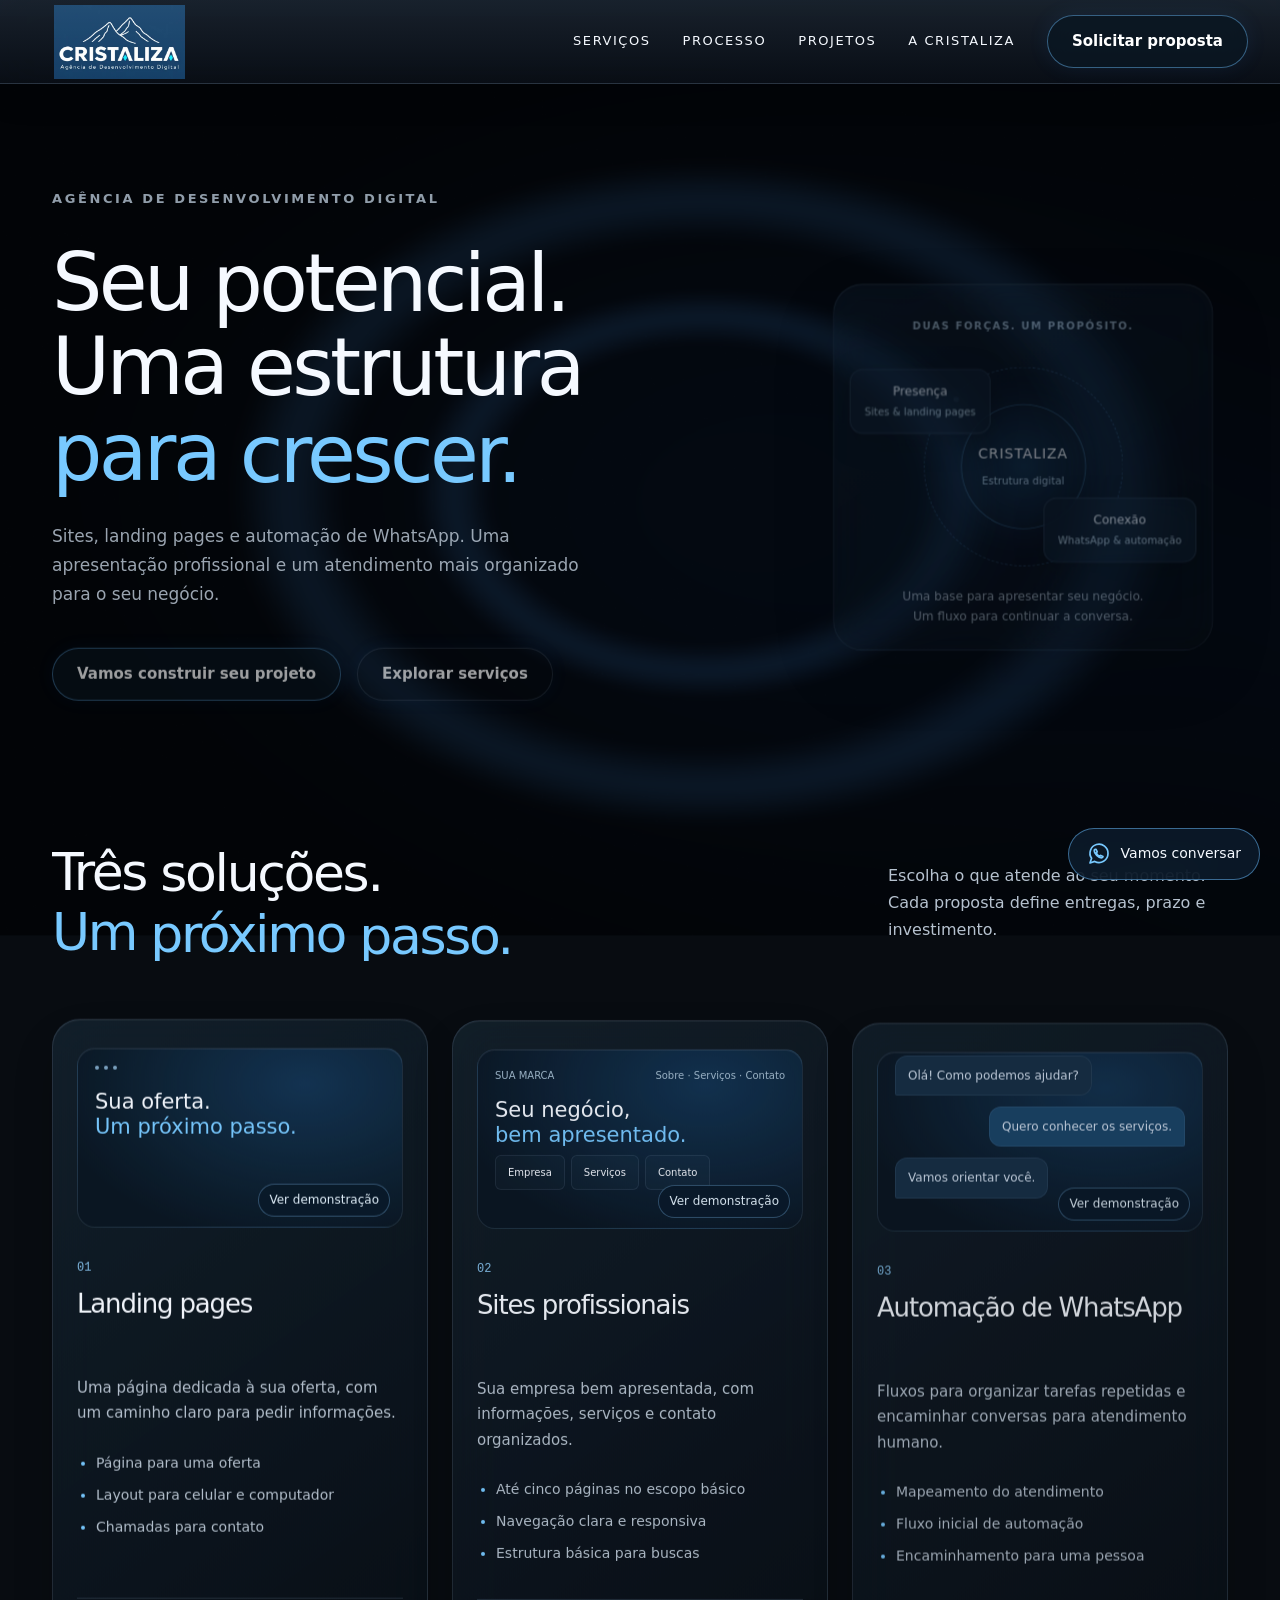
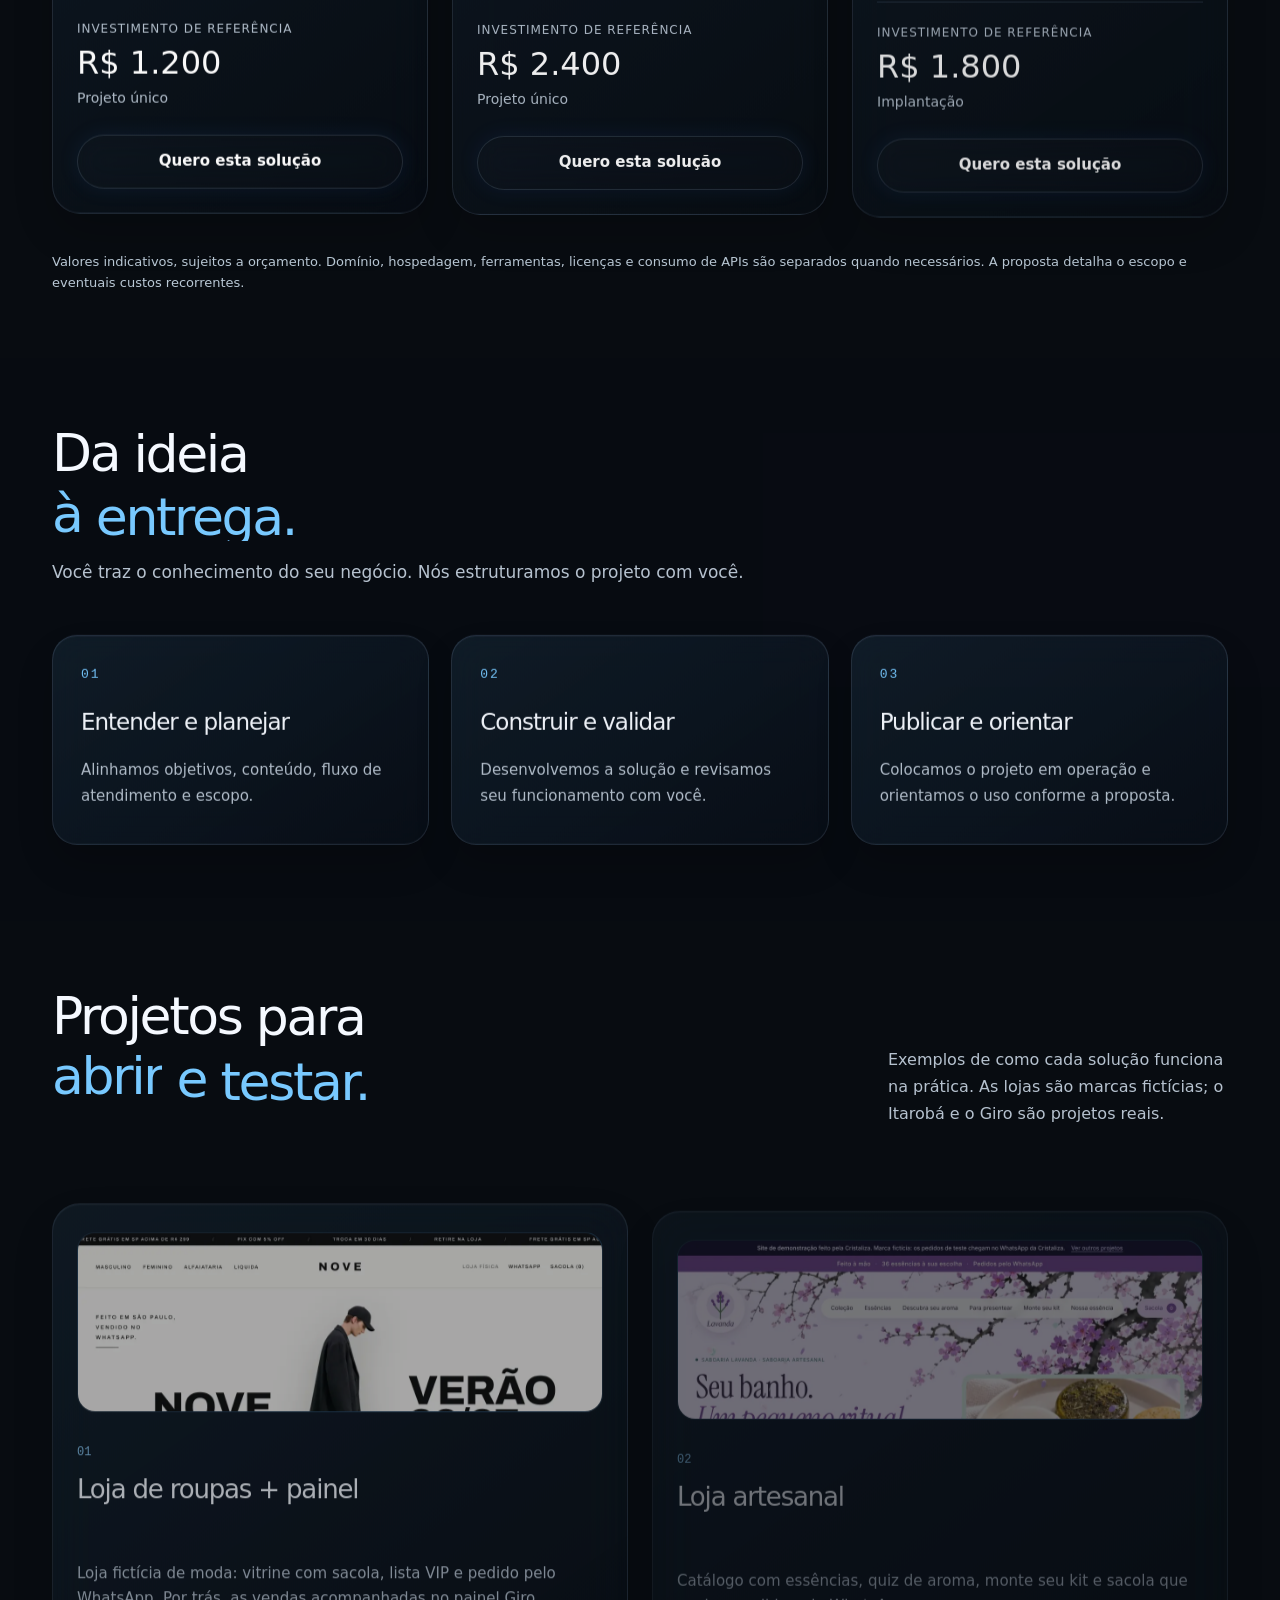
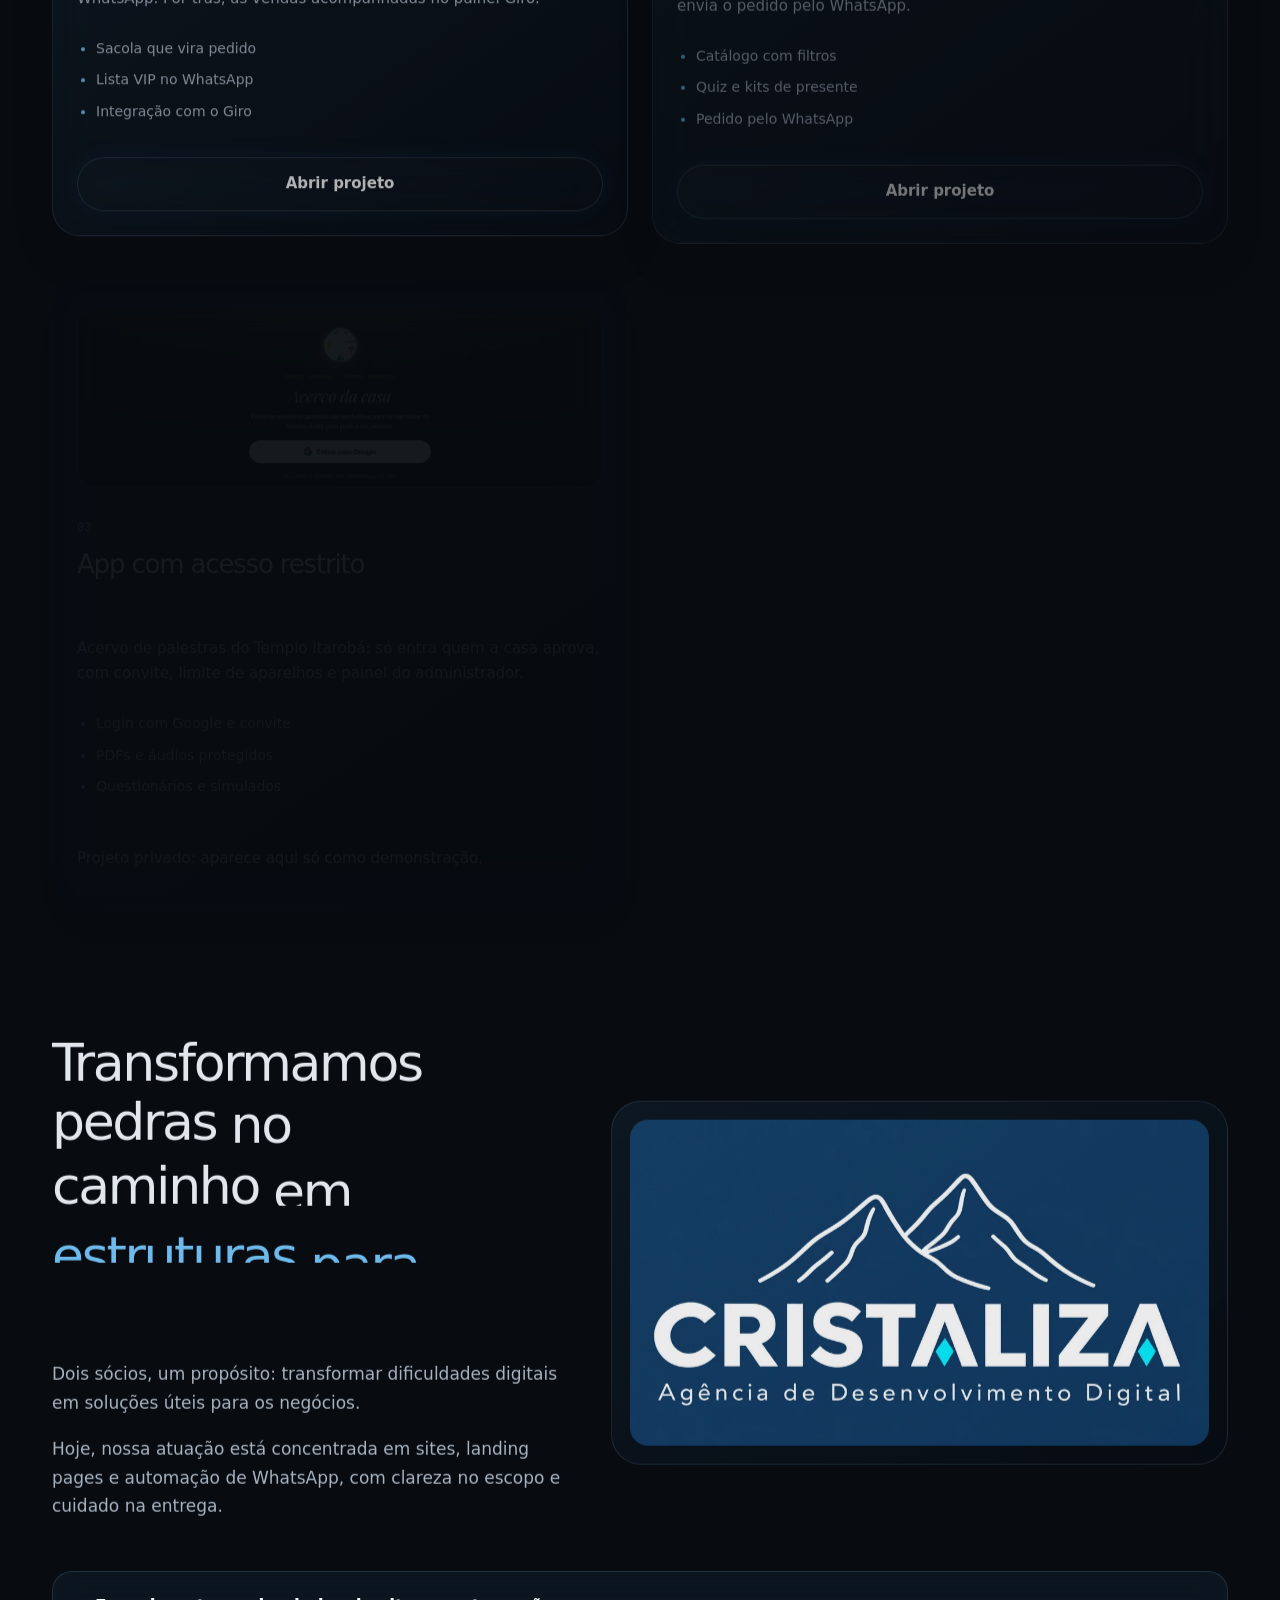
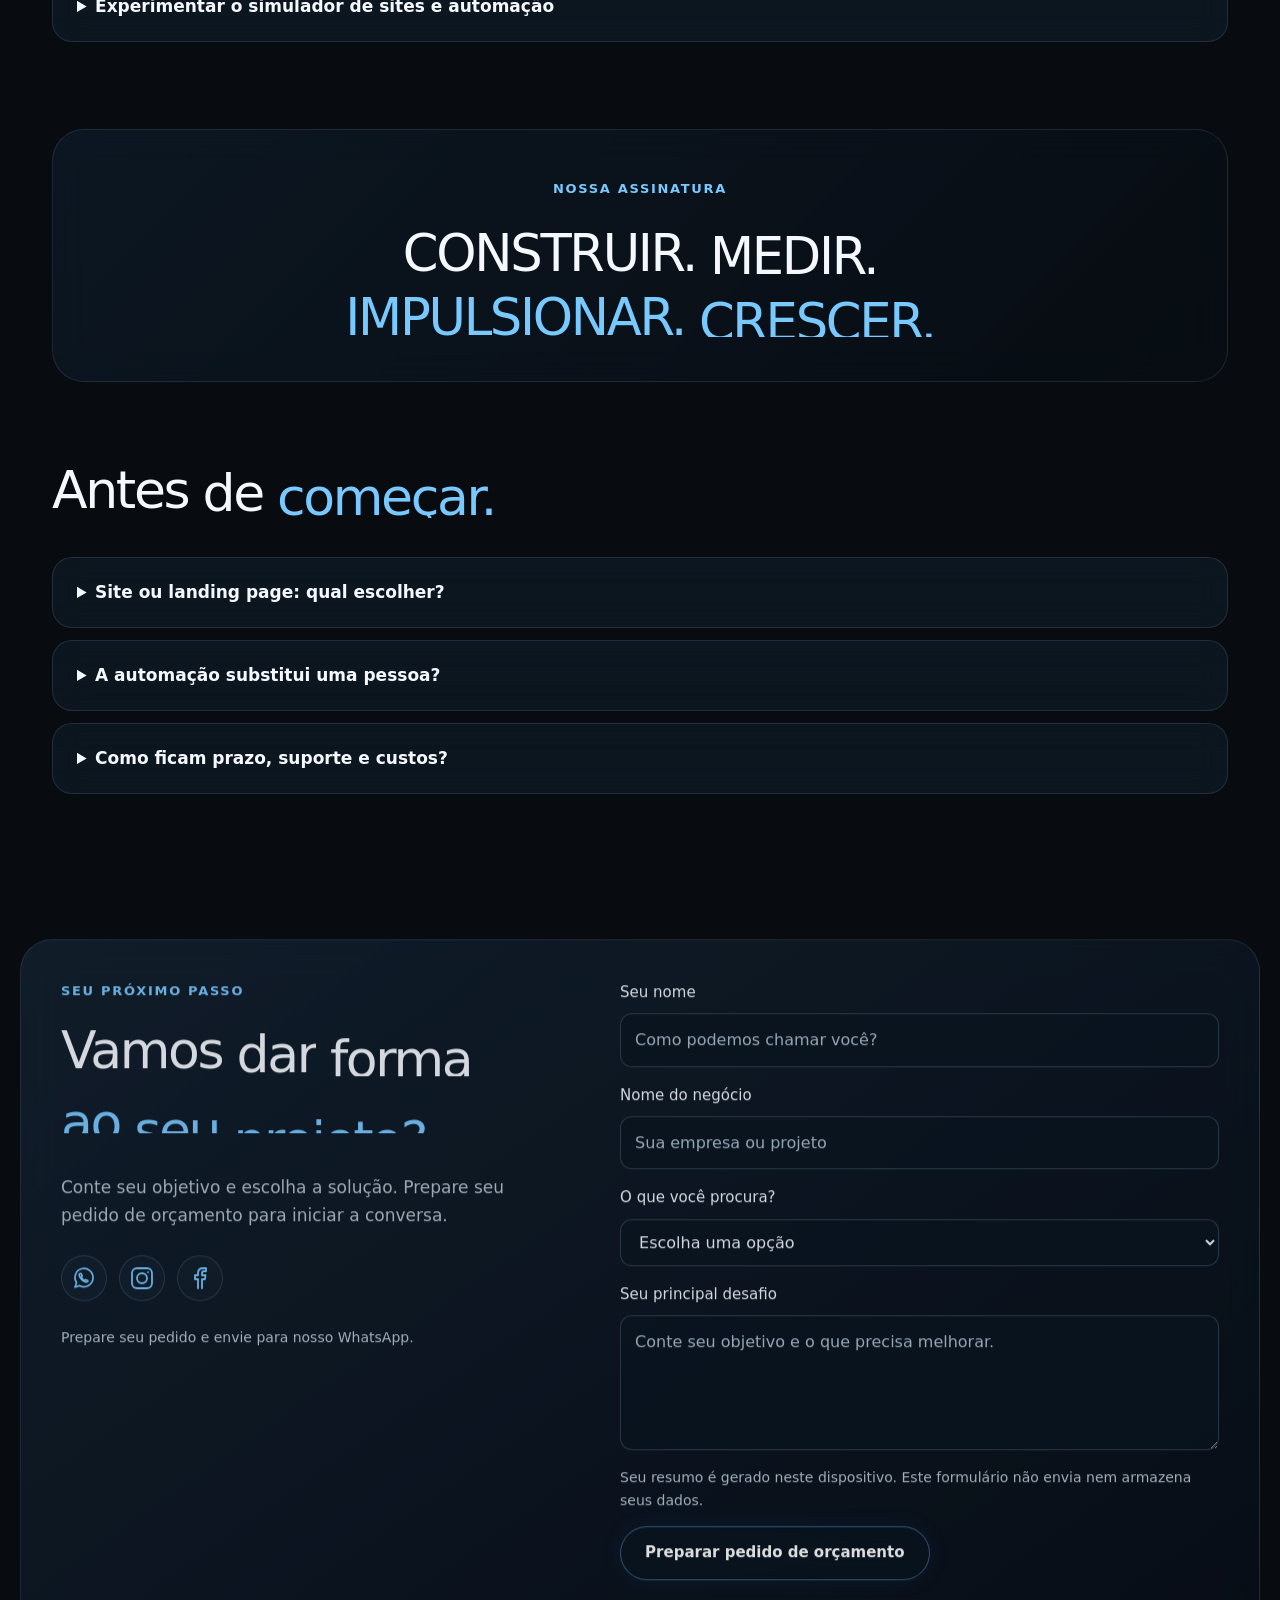
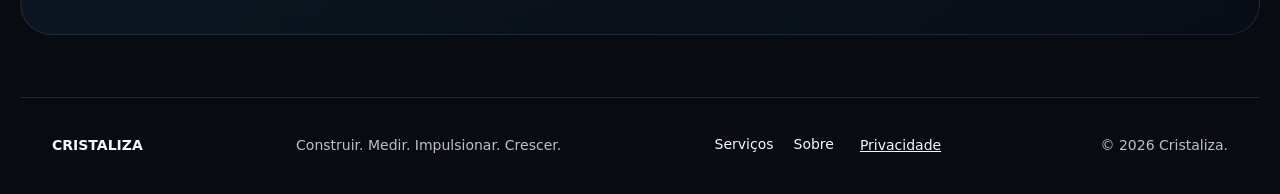
<file: index.html>
<!doctype html><html lang="pt-BR"><head><meta charset="UTF-8"><meta name="viewport" content="width=device-width,initial-scale=1"><meta name="theme-color" content="#080c11"><title>Cristaliza | Desenvolvimento Digital para Negócios em Evolução</title><meta name="description" content="Transforme potencial em estrutura digital. Sites, landing pages e automação de WhatsApp para negócios em evolução."><link rel="icon" href="data:image/svg+xml,%3Csvg xmlns='http://www.w3.org/2000/svg' viewBox='0 0 32 32'%3E%3Crect width='32' height='32' rx='7' fill='%23071426'/%3E%3Cpath d='M3 25 10 7 16 25 22 7 29 25' fill='none' stroke='%2322d3ee' stroke-width='4'/%3E%3C/svg%3E"><link rel="canonical" href="https://marcos7ut.github.io/Cristaliza/"><meta name="robots" content="index,follow"><meta property="og:type" content="website"><meta property="og:locale" content="pt_BR"><meta property="og:site_name" content="Cristaliza"><meta property="og:title" content="Cristaliza | Desenvolvimento Digital para Negócios em Evolução"><meta property="og:description" content="Transforme potencial em estrutura digital. Sites, landing pages e automação de WhatsApp para negócios em evolução."><meta property="og:url" content="https://marcos7ut.github.io/Cristaliza/"><meta property="og:image" content="https://marcos7ut.github.io/Cristaliza/assets/img/og-cristaliza.jpg"><meta property="og:image:width" content="1200"><meta property="og:image:height" content="630"><meta property="og:image:alt" content="Cristaliza: Seu potencial. Uma estrutura para crescer."><meta name="twitter:card" content="summary_large_image"><link rel="apple-touch-icon" href="assets/img/icone-180.png"><link rel="manifest" href="manifest.webmanifest"><script type="application/ld+json">{"@context": "https://schema.org", "@type": "ProfessionalService", "name": "Cristaliza", "description": "Agência de desenvolvimento digital: sites, landing pages e automação de WhatsApp.", "url": "https://marcos7ut.github.io/Cristaliza/", "image": "https://marcos7ut.github.io/Cristaliza/assets/img/og-cristaliza.jpg", "logo": "https://marcos7ut.github.io/Cristaliza/assets/img/icone-512.png", "telephone": "+55 11 95481-0927", "areaServed": {"@type": "State", "name": "São Paulo"}, "address": {"@type": "PostalAddress", "addressRegion": "SP", "addressCountry": "BR"}, "founder": [{"@type": "Person", "name": "Marcos"}, {"@type": "Person", "name": "Fernando"}], "sameAs": ["https://www.instagram.com/cristalizadigital/", "https://www.facebook.com/share/18yzMx3Umv/"], "makesOffer": [{"@type": "Offer", "name": "Landing page", "price": "1200", "priceCurrency": "BRL"}, {"@type": "Offer", "name": "Site profissional", "price": "2400", "priceCurrency": "BRL"}, {"@type": "Offer", "name": "Automação de WhatsApp (implantação)", "price": "1800", "priceCurrency": "BRL"}]}</script><link rel="stylesheet" href="assets/css/cristaliza.css"></head><body><canvas id="bg-canvas" aria-hidden="true"></canvas><div class="ambient-glow" aria-hidden="true"></div><a class="skip" href="#main">Pular para o conteúdo</a><header><a class="brand" href="#inicio"><img src="assets/img/logo-cristaliza.webp" alt="Cristaliza — Agência de Desenvolvimento Digital" width="1672" height="941"></a><button id="menu" aria-label="Abrir menu" aria-expanded="false">☰</button><nav id="nav"><a href="#solucoes">Serviços</a><a href="#metodo">Processo</a><a href="#projetos">Projetos</a><a href="#sobre">A Cristaliza</a><a class="button" href="#contato">Solicitar proposta</a></nav></header><main id="main"><section class="hero" id="inicio"><div class="wrap"><p class="eyebrow">AGÊNCIA DE DESENVOLVIMENTO DIGITAL</p><div class="hero-bottom"><div><h1 id="hero-title">Seu potencial.<br>Uma estrutura<br><em>para crescer.</em></h1><p>Sites, landing pages e automação de WhatsApp. Uma apresentação profissional e um atendimento mais organizado para o seu negócio.</p><div class="actions"><a class="button" href="#contato">Vamos construir seu projeto</a><a class="button outline" href="#solucoes">Explorar serviços</a></div></div><div class="connection-panel"><span class="eyebrow">DUAS FORÇAS. UM PROPÓSITO.</span><div class="connection-orbit"><span class="orbit-line" aria-hidden="true"></span><div class="connection-core">CRISTALIZA<span>Estrutura digital</span></div><div class="connection-node node-a">Presença<span>Sites & landing pages</span></div><div class="connection-node node-b">Conexão<span>WhatsApp & automação</span></div></div><p>Uma base para apresentar seu negócio.<br>Um fluxo para continuar a conversa.</p></div></div></div></section><section class="wrap section" id="solucoes"><div class="section-head"><div><h2>Três soluções.<br><em>Um próximo passo.</em></h2></div><p>Escolha o que atende ao seu momento. Cada proposta define entregas, prazo e investimento.</p></div><div class="service-grid"><article class="service-card"><div class="solution-preview page-preview" aria-label="Exemplo visual de landing page"><div class="preview-top"><i></i><i></i><i></i></div><div class="preview-title">Sua oferta.<br><b>Um próximo passo.</b></div><span class="preview-action">Pedir informações</span><button class="demo-open" type="button" data-demo="landing">Ver demonstração</button></div><span class="tile">01</span><h3>Landing pages</h3><p>Uma página dedicada à sua oferta, com um caminho claro para pedir informações.</p><ul><li>Página para uma oferta</li><li>Layout para celular e computador</li><li>Chamadas para contato</li></ul><div class="price"><small>INVESTIMENTO DE REFERÊNCIA</small><strong>R$ 1.200</strong><span>Projeto único</span></div><a class="button outline" href="#contato" data-service="Landing page">Quero esta solução</a></article><article class="service-card"><div class="solution-preview site-preview" aria-label="Exemplo visual de site"><div class="preview-top"><span>SUA MARCA</span><span>Sobre · Serviços · Contato</span></div><div class="preview-title">Seu negócio,<br><b>bem apresentado.</b></div><div class="preview-columns"><span>Empresa</span><span>Serviços</span><span>Contato</span></div><button class="demo-open" type="button" data-demo="site">Ver demonstração</button></div><span class="tile">02</span><h3>Sites profissionais</h3><p>Sua empresa bem apresentada, com informações, serviços e contato organizados.</p><ul><li>Até cinco páginas no escopo básico</li><li>Navegação clara e responsiva</li><li>Estrutura básica para buscas</li></ul><div class="price"><small>INVESTIMENTO DE REFERÊNCIA</small><strong>R$ 2.400</strong><span>Projeto único</span></div><a class="button outline" href="#contato" data-service="Site institucional">Quero esta solução</a></article><article class="service-card"><div class="solution-preview chat-preview" aria-label="Exemplo ilustrativo de atendimento"><span class="chat-bubble">Olá! Como podemos ajudar?</span><span class="chat-bubble outgoing">Quero conhecer os serviços.</span><span class="chat-bubble">Vamos orientar você.</span><button class="demo-open" type="button" data-demo="auto">Ver demonstração</button></div><span class="tile">03</span><h3>Automação de WhatsApp</h3><p>Fluxos para organizar tarefas repetidas e encaminhar conversas para atendimento humano.</p><ul><li>Mapeamento do atendimento</li><li>Fluxo inicial de automação</li><li>Encaminhamento para uma pessoa</li></ul><div class="price"><small>INVESTIMENTO DE REFERÊNCIA</small><strong>R$ 1.800</strong><span>Implantação</span></div><a class="button outline" href="#contato" data-service="Automação de WhatsApp">Quero esta solução</a></article></div><p class="note">Valores indicativos, sujeitos a orçamento. Domínio, hospedagem, ferramentas, licenças e consumo de APIs são separados quando necessários. A proposta detalha o escopo e eventuais custos recorrentes.</p></section><section class="process section" id="metodo"><div class="wrap process-grid"><div><h2>Da ideia<br><em>à entrega.</em></h2><p>Você traz o conhecimento do seu negócio. Nós estruturamos o projeto com você.</p></div><div class="timeline"><article><span>01</span><div><h3>Entender e planejar</h3><p>Alinhamos objetivos, conteúdo, fluxo de atendimento e escopo.</p></div></article><article><span>02</span><div><h3>Construir e validar</h3><p>Desenvolvemos a solução e revisamos seu funcionamento com você.</p></div></article><article><span>03</span><div><h3>Publicar e orientar</h3><p>Colocamos o projeto em operação e orientamos o uso conforme a proposta.</p></div></article></div></div></section><section class="wrap section" id="projetos"><div class="section-head"><div><h2>Projetos para<br><em>abrir e testar.</em></h2></div><p>Exemplos de como cada solução funciona na prática. As lojas são marcas fictícias; o Itarobá e o Giro são projetos reais.</p></div><div class="service-grid project-grid"><article class="service-card"><div class="solution-preview project-shot"><img src="assets/projetos/moda.webp" alt="NOVE, loja de roupas" loading="lazy" decoding="async" width="1200" height="750"></div><span class="tile">01</span><h3>Loja de roupas + painel</h3><p>Loja fictícia de moda: vitrine com sacola, lista VIP e pedido pelo WhatsApp. Por trás, as vendas acompanhadas no painel Giro.</p><ul><li>Sacola que vira pedido</li><li>Lista VIP no WhatsApp</li><li>Integração com o Giro</li></ul><a class="button outline" href="exemplos/moda/">Abrir projeto</a></article><article class="service-card"><div class="solution-preview project-shot"><img src="assets/projetos/saboaria.webp" alt="Saboaria Lavanda, loja artesanal" loading="lazy" decoding="async" width="1200" height="750"></div><span class="tile">02</span><h3>Loja artesanal</h3><p>Catálogo com essências, quiz de aroma, monte seu kit e sacola que envia o pedido pelo WhatsApp.</p><ul><li>Catálogo com filtros</li><li>Quiz e kits de presente</li><li>Pedido pelo WhatsApp</li></ul><a class="button outline" href="exemplos/saboaria/">Abrir projeto</a></article><article class="service-card"><div class="solution-preview project-shot"><img src="assets/projetos/itaroba.webp" alt="Itarobá, acervo de palestras com acesso restrito" loading="lazy" decoding="async" width="1200" height="450"></div><span class="tile">03</span><h3>App com acesso restrito</h3><p>Acervo de palestras do Templo Itarobá: só entra quem a casa aprova, com convite, limite de aparelhos e painel do administrador.</p><ul><li>Login com Google e convite</li><li>PDFs e áudios protegidos</li><li>Questionários e simulados</li></ul><p class="form-note">Projeto privado: aparece aqui só como demonstração.</p></article><article class="service-card"><div class="solution-preview project-shot"><img src="assets/projetos/giro.webp" alt="Giro, painel de vendas para lojistas" loading="lazy" decoding="async" width="1200" height="750"></div><span class="tile">04</span><h3>Dashboard · Giro</h3><p>Produto nosso: transforma as planilhas da loja num painel no celular. O que encalhou, o que vai faltar, quem vende mais.</p><ul><li>Painel de vendas no celular</li><li>Feito a partir de planilhas</li><li>Teste grátis por 7 dias</li></ul><a class="button outline" href="https://marcos7ut.github.io/Giro/" target="_blank" rel="noopener noreferrer">Abrir projeto</a></article></div></section><section class="wrap section" id="sobre"><div class="about-grid"><div><h2>Transformamos pedras no caminho em<br><em>estruturas para crescer.</em></h2><p>Dois sócios, um propósito: transformar dificuldades digitais em soluções úteis para os negócios.</p><p>Hoje, nossa atuação está concentrada em sites, landing pages e automação de WhatsApp, com clareza no escopo e cuidado na entrega.</p></div><div class="logo-frame"><img src="assets/img/logo-cristaliza-completa.webp" loading="lazy" decoding="async" alt="Logo completa da Cristaliza" width="1672" height="941"></div></div><details class="compact-disclosure"><summary>Experimentar o simulador de sites e automação</summary><div class="impact-tool" id="simulador"><p class="eyebrow">SEUS NÚMEROS. NOVAS POSSIBILIDADES.</p><h3>O que o digital pode mudar na sua rotina?</h3><p>Escolha uma solução e ajuste os números. Veja o que aconteceria se o cenário que você definiu se realizasse.</p><div class="filters" id="impact-tabs" role="tablist" aria-label="Escolher simulação"><button role="tab" id="impact-site" aria-controls="impact-panel" aria-selected="true" tabindex="0" data-mode="site" class="active">Site profissional</button><button role="tab" id="impact-landing" aria-controls="impact-panel" aria-selected="false" tabindex="-1" data-mode="landing">Landing page</button><button role="tab" id="impact-auto" aria-controls="impact-panel" aria-selected="false" tabindex="-1" data-mode="auto">Automação de WhatsApp</button></div><div id="impact-panel" role="tabpanel" aria-labelledby="impact-site"><div class="impact-layout"><div><p id="impact-intro"></p><div id="impact-inputs"></div></div><div class="impact-result" aria-live="polite" aria-atomic="true"><span class="eyebrow">NO CENÁRIO QUE VOCÊ DEFINIU</span><strong id="impact-main"></strong><p id="impact-description"></p><div id="impact-details"></div><p id="impact-explanation" class="form-note"></p><a class="button" href="#contato" id="impact-cta">Conversar sobre essa solução</a></div></div></div><p class="form-note">Os valores iniciais são exemplos editáveis, não médias de mercado ou previsões. O simulador não garante vendas, lucro ou economia de dinheiro. Uma página precisa receber visitantes; atendimento, oferta e operação também influenciam os resultados. Compare o cenário com os custos do projeto, anúncios, ferramentas e manutenção.</p></div></details></section><section class="statement"><div class="wrap"><p class="eyebrow">NOSSA ASSINATURA</p><h2>CONSTRUIR. MEDIR.<br><em>IMPULSIONAR. CRESCER.</em></h2></div></section><section class="wrap section faq" id="duvidas"><h2>Antes de <em>começar.</em></h2><details><summary>Site ou landing page: qual escolher?</summary><p>O site apresenta a empresa em várias páginas. A landing page concentra uma oferta e uma ação, como pedir orçamento. Definimos a opção a partir do seu objetivo.</p></details><details><summary>A automação substitui uma pessoa?</summary><p>Não precisa substituir. Ela organiza etapas repetidas e encaminha conversas para atendimento humano conforme o fluxo combinado.</p></details><details><summary>Como ficam prazo, suporte e custos?</summary><p>A proposta descreve escopo, prazo, responsabilidades, suporte e custos de ferramentas. Nenhum desses itens é presumido antes do acordo.</p></details></section><section class="contact section" id="contato"><div class="wrap contact-grid"><div><p class="eyebrow">SEU PRÓXIMO PASSO</p><h2>Vamos dar forma<br><em>ao seu projeto?</em></h2><p>Conte seu objetivo e escolha a solução. Prepare seu pedido de orçamento para iniciar a conversa.</p><div class="socials" id="contact-socials" aria-label="Canais da Cristaliza"></div><p class="contact-status">Os canais diretos serão disponibilizados em breve. Você já pode preparar e salvar seu briefing.</p></div><form id="brief"><label>Seu nome<input name="name" required autocomplete="name" placeholder="Como podemos chamar você?"></label><label>Nome do negócio<input name="business" required autocomplete="organization" placeholder="Sua empresa ou projeto"></label><label>O que você procura?<select name="service" id="service" required><option value="">Escolha uma opção</option><option>Landing page</option><option>Site institucional</option><option>Automação de WhatsApp</option><option>Site ou landing page + automação</option><option>Quero orientação para começar</option></select></label><label>Seu principal desafio<textarea name="challenge" id="challenge" rows="4" required placeholder="Conte seu objetivo e o que precisa melhorar."></textarea></label><p class="form-note">Seu resumo é gerado neste dispositivo. Este formulário não envia nem armazena seus dados.</p><button class="button" type="submit">Preparar pedido de orçamento</button><div id="result" hidden><h3>Seu pedido está pronto</h3><pre id="brief-text"></pre><div class="actions"><button class="button small" type="button" id="download">Salvar pedido</button><button class="text-link" type="button" id="copy">Copiar pedido</button><button class="text-link" type="button" id="share">Compartilhar no WhatsApp</button></div><p>Ao compartilhar, escolha o destinatário no WhatsApp. O resumo não é enviado automaticamente à Cristaliza.</p></div><p id="feedback" role="status"></p></form></div></section></main><footer class="wrap"><strong>CRISTALIZA</strong><p>Construir. Medir. Impulsionar. Crescer.</p><div><a href="#solucoes">Serviços</a><a href="#sobre">Sobre</a><button class="text-link" id="privacy-open">Privacidade</button></div><p>© <span id="year"></span> Cristaliza.</p></footer><a class="floating" href="#contato" aria-label="Ir ao contato para preparar seu briefing"><span id="wa-icon"></span><span>Vamos conversar</span></a><dialog id="info"><button id="close-dialog" aria-label="Fechar">×</button><h2 id="dialog-title"></h2><p id="dialog-copy"></p></dialog><dialog id="demo-dialog" aria-labelledby="demo-title"><button class="demo-close" type="button" aria-label="Fechar demonstração">×</button><p class="eyebrow">EXEMPLO INTERATIVO · NÃO É UM PROJETO DE CLIENTE</p><h2 id="demo-title"></h2><div id="demo-content"></div></dialog><script>// Preencher com o WhatsApp oficial: código do país + DDD + número, somente dígitos.
window.CRISTALIZA_CONTACT={whatsapp:"5511954810927",instagram:"https://www.instagram.com/cristalizadigital/",facebook:"https://www.facebook.com/share/18yzMx3Umv/"};
</script><script src="assets/js/gsap.min.js"></script><script src="assets/js/ScrollTrigger.min.js"></script><script src="assets/js/cristaliza.js"></script><script src="assets/js/fundo.js"></script><script src="assets/js/demonstracao.js"></script></body></html>
</file>
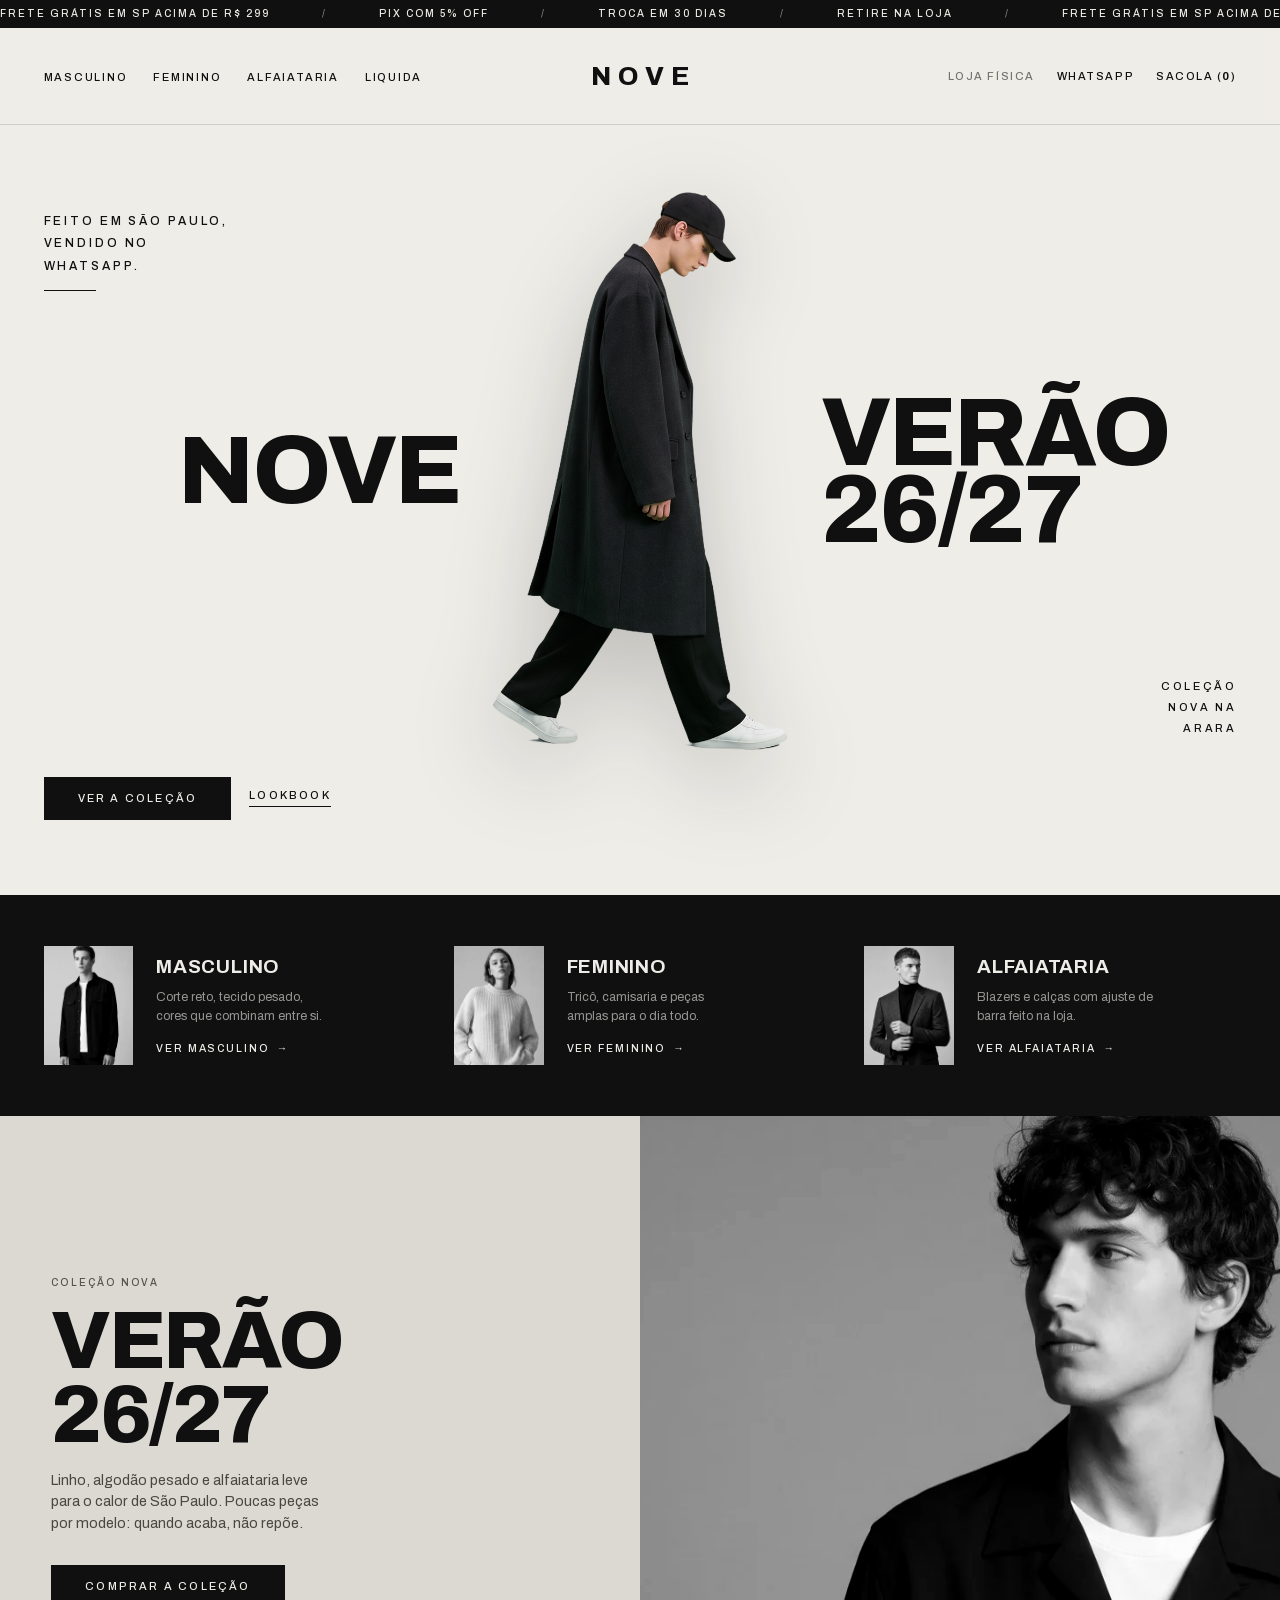
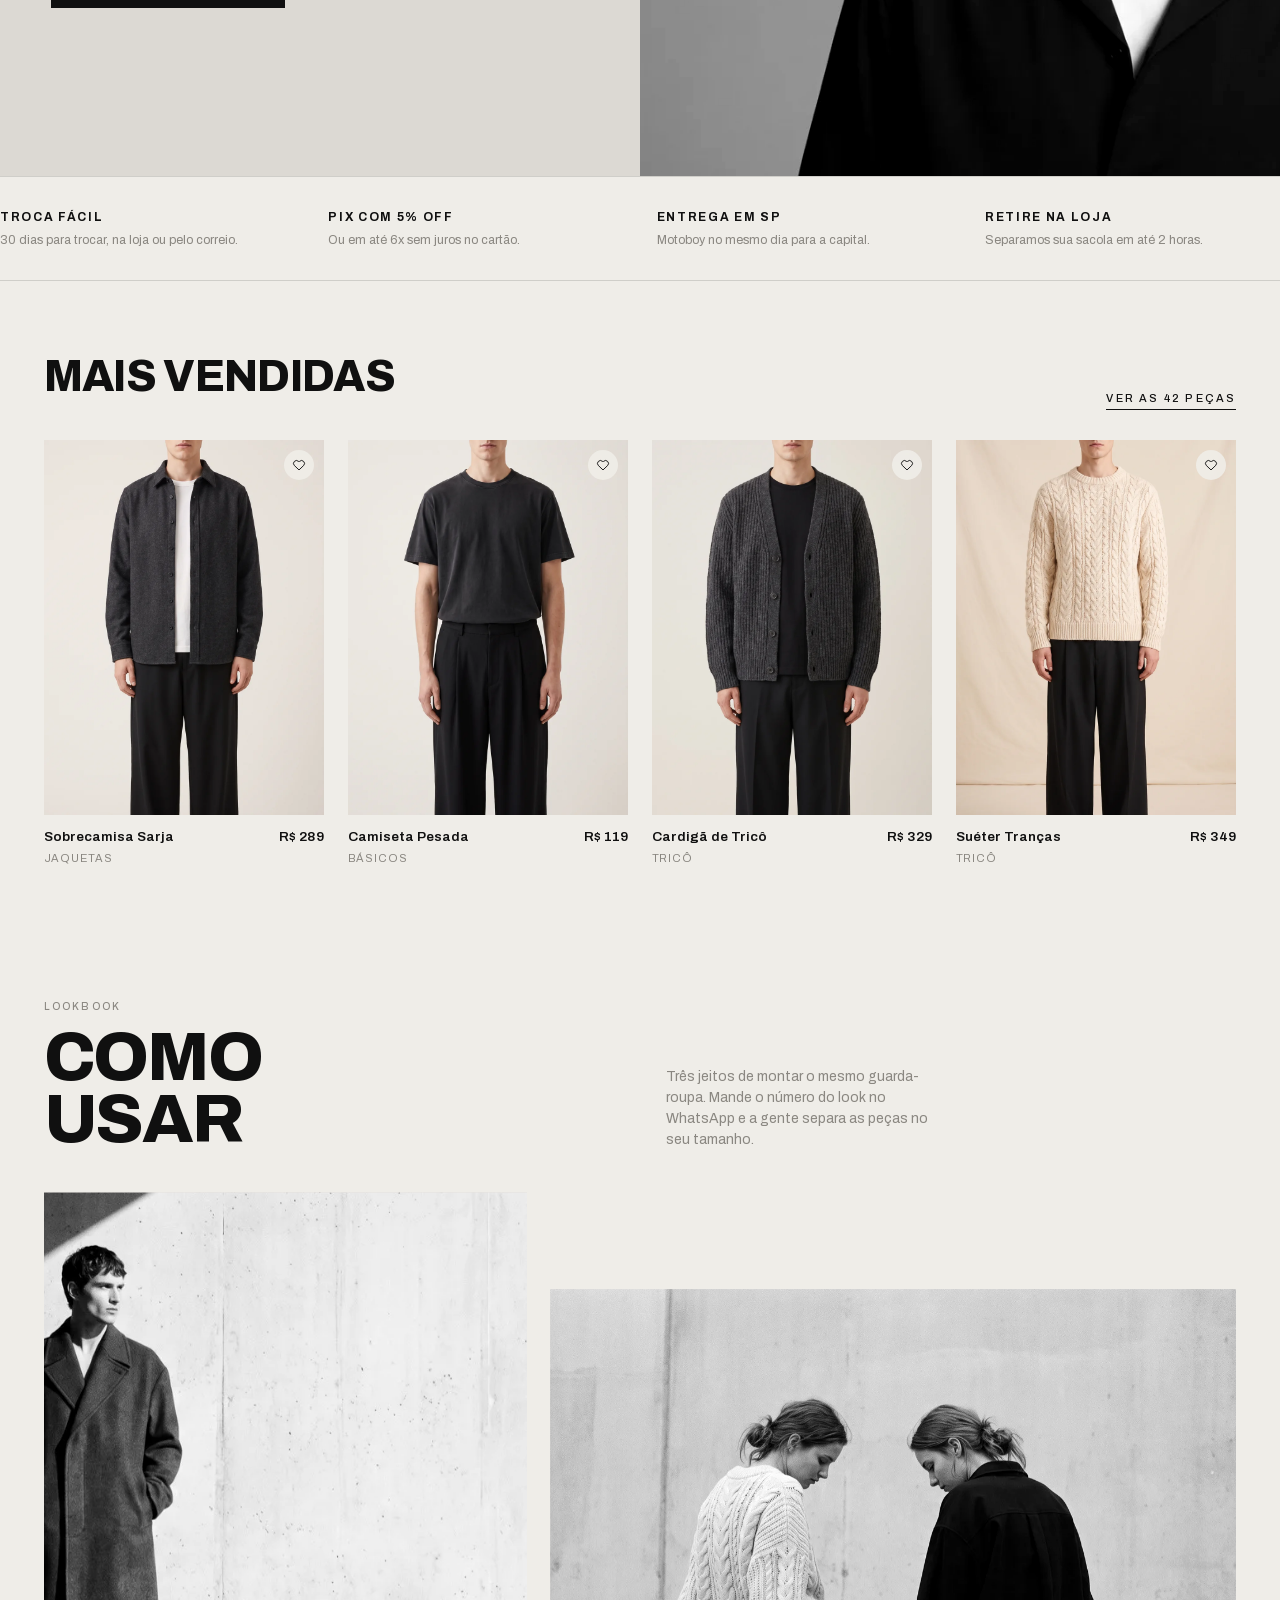
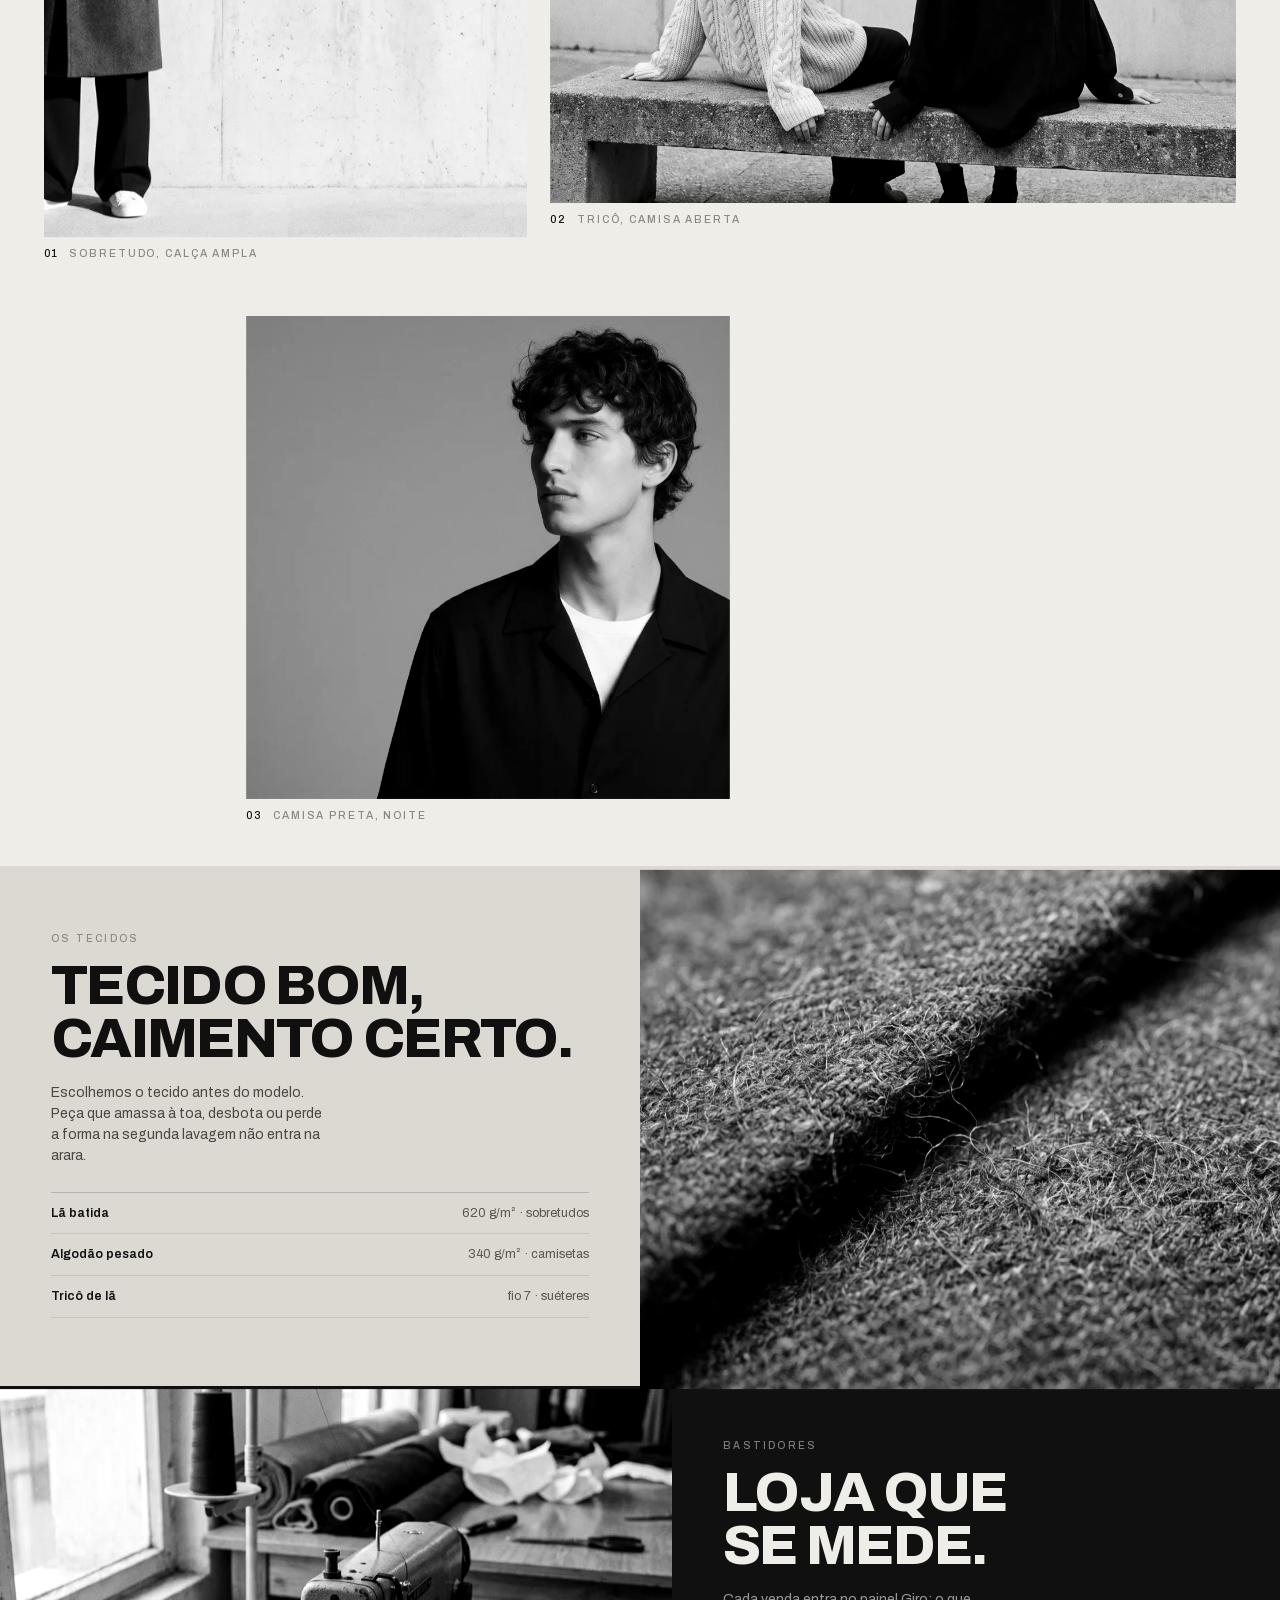
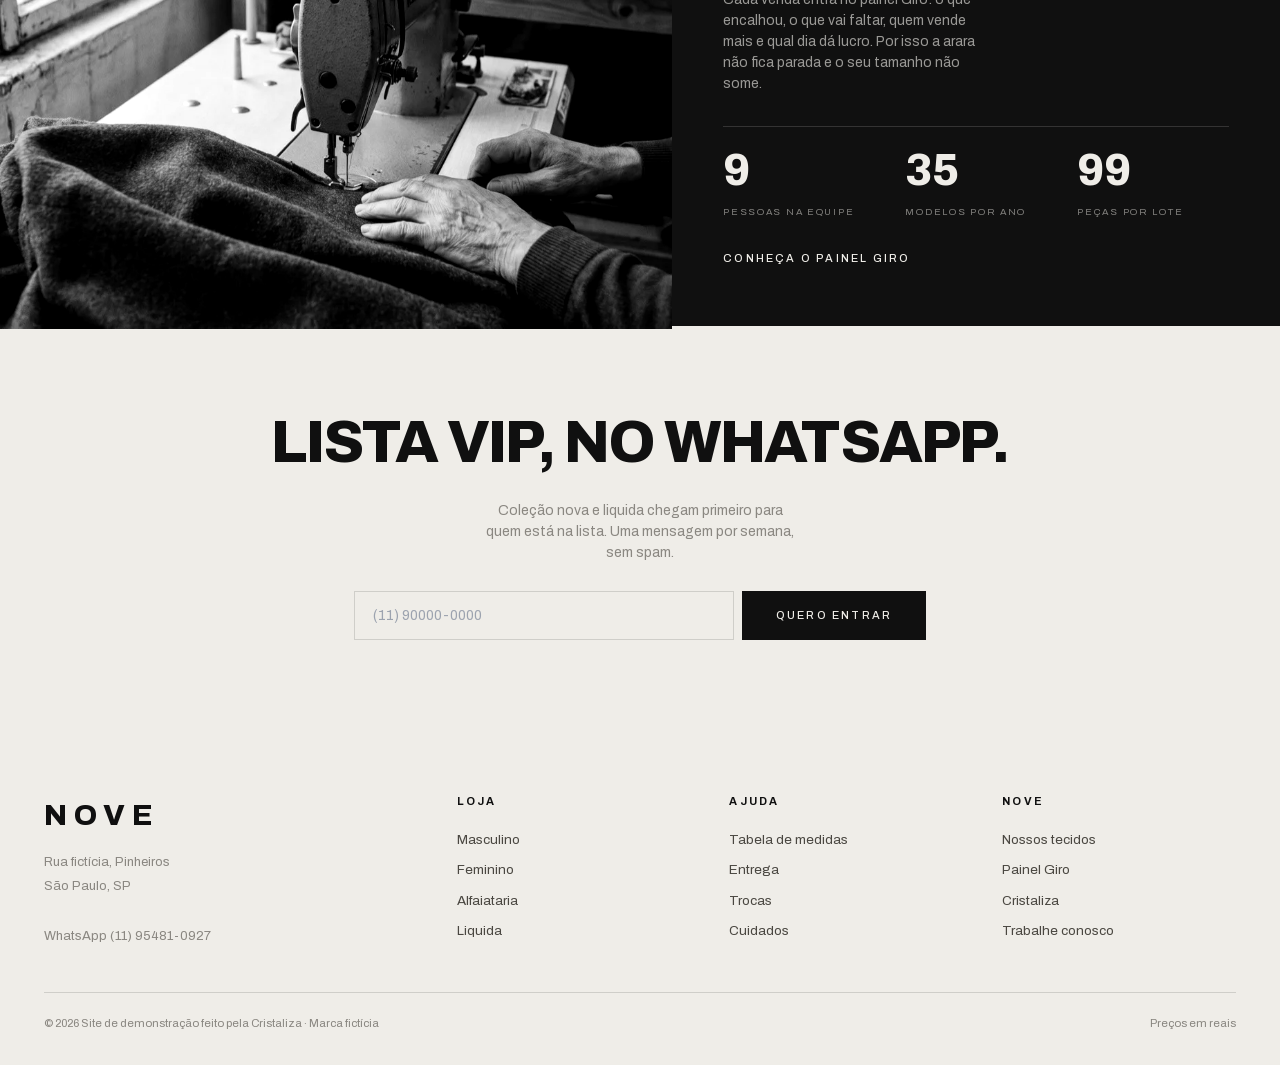
<file: exemplos/moda/index.html>
<!DOCTYPE html>
<html lang="pt-BR"><head><meta charset="UTF-8">
<meta name="viewport" content="width=device-width,initial-scale=1">
<title>NOVE | Loja de roupas em São Paulo</title>
<meta name="description" content="Roupas de corte reto e tecido pesado, feitas em São Paulo. Monte a sacola e finalize pelo WhatsApp.">
<meta name="robots" content="noindex">
<meta name="theme-color" content="#111111">
<link rel="icon" href="data:image/svg+xml,%3Csvg xmlns='http://www.w3.org/2000/svg' viewBox='0 0 32 32'%3E%3Crect width='32' height='32' fill='%23111'/%3E%3Ctext x='16' y='23' font-family='Helvetica,Arial' font-size='20' font-weight='700' fill='%23F2F0EC' text-anchor='middle'%3EN%3C/text%3E%3C/svg%3E">
<link rel="stylesheet" href="assets/sable-fashion-39.aura.build/fonts.css">
<link rel="stylesheet" href="assets/sable-fashion-39.aura.build/sable.css">
<script src="assets/cdn.tailwindcss.com/3.4.17.js"></script></head>
<body>

<div class="ann" aria-hidden="true">
  <div class="row">
    <div class="tk"><span>Frete grátis em SP acima de R$ 299</span><i>/</i><span>Pix com 5% off</span><i>/</i><span>Troca em 30 dias</span><i>/</i><span>Retire na loja</span><i>/</i></div>
    <div class="tk"><span>Frete grátis em SP acima de R$ 299</span><i>/</i><span>Pix com 5% off</span><i>/</i><span>Troca em 30 dias</span><i>/</i><span>Retire na loja</span><i>/</i></div>
  </div>
</div>

<nav>
  <div class="wrap bar">
    <ul>
      <li><a href="#cats">Masculino</a></li>
      <li><a href="#cats">Feminino</a></li>
      <li><a href="#cats">Alfaiataria</a></li>
      <li><a href="#shop">Liquida</a></li>
    </ul>
    <div class="mk">NOVE</div>
    <div class="util">
      <span>Loja física</span><a href="https://wa.me/5511954810927">WhatsApp</a>
      <a href="#shop" id="baglink">Sacola (<b id="bagn">0</b>)</a>
    </div>
  </div>
</nav>

<header id="hero">
  <div class="wrap" style="width:100%">
    <div class="tl hv" id="h1">
      <p>Feito em São Paulo,<br>vendido no<br>WhatsApp.</p>
      <div class="rule"></div>
    </div>

    <div class="stage">
      <div class="word back" aria-hidden="true"><b id="wb"><span class="wl">NOVE</span><span class="wr">VERÃO<br>26/27</span></b></div>
      <img class="model hv" id="hm" src="assets/cdn.jsdelivr.net/gh/VanhDc/aura-assets@sable-v2/sable/img/model.png" alt="Modelo caminhando com sobretudo grafite, calça ampla e tênis branco">
    </div>

    <div class="br hv" id="h2">
      <p>Coleção<br>nova na<br>arara</p>
    </div>

    <div class="acts hv" id="h3">
      <a href="#shop" class="btn"><span>Ver a coleção</span></a>
      <a href="#look" class="btn-line">Lookbook</a>
    </div>
  </div>
</header>

<section id="cats">
  <div class="wrap row">
    <a href="#shop" class="rv">
      <div class="ph"><img src="assets/cdn.jsdelivr.net/gh/VanhDc/aura-assets@sable-v2/sable/img/cat-men.webp" alt="Masculino" loading="lazy"></div>
      <div>
        <h3>Masculino</h3>
        <p>Corte reto, tecido pesado, cores que combinam entre si.</p>
        <span class="go">Ver masculino <i>→</i></span>
      </div>
    </a>
    <a href="#shop" class="rv">
      <div class="ph"><img src="assets/cdn.jsdelivr.net/gh/VanhDc/aura-assets@sable-v2/sable/img/cat-women.webp" alt="Feminino" loading="lazy"></div>
      <div>
        <h3>Feminino</h3>
        <p>Tricô, camisaria e peças amplas para o dia todo.</p>
        <span class="go">Ver feminino <i>→</i></span>
      </div>
    </a>
    <a href="#shop" class="rv">
      <div class="ph"><img src="assets/cdn.jsdelivr.net/gh/VanhDc/aura-assets@sable-v2/sable/img/cat-tailoring.webp" alt="Alfaiataria" loading="lazy"></div>
      <div>
        <h3>Alfaiataria</h3>
        <p>Blazers e calças com ajuste de barra feito na loja.</p>
        <span class="go">Ver alfaiataria <i>→</i></span>
      </div>
    </a>
  </div>
</section>

<section id="season">
  <div class="grid">
    <div class="copy">
      <div class="kick lbl rv">Coleção nova</div>
      <h2 class="rv">Verão<br>26/27</h2>
      <p class="rv">Linho, algodão pesado e alfaiataria leve para o calor de São Paulo.
        Poucas peças por modelo: quando acaba, não repõe.</p>
      <a href="#shop" class="btn rv"><span>Comprar a coleção</span></a>
    </div>
    <div class="shot">
      <img id="seasonImg" src="assets/cdn.jsdelivr.net/gh/VanhDc/aura-assets@sable-v2/sable/img/season.webp" alt="Modelo de camisa preta de gola aberta, com luz lateral" loading="lazy">
    </div>
  </div>
</section>

<section id="svc">
  <div class="wrap row">
    <div class="rv"><h4>Troca fácil</h4><p>30 dias para trocar, na loja ou pelo correio.</p></div>
    <div class="rv"><h4>Pix com 5% off</h4><p>Ou em até 6x sem juros no cartão.</p></div>
    <div class="rv"><h4>Entrega em SP</h4><p>Motoboy no mesmo dia para a capital.</p></div>
    <div class="rv"><h4>Retire na loja</h4><p>Separamos sua sacola em até 2 horas.</p></div>
  </div>
</section>

<section id="shop">
  <div class="wrap">
    <div class="hd">
      <h2 class="rv">Mais vendidas</h2>
      <a href="https://wa.me/5511954810927" class="btn-line rv">Ver as 42 peças</a>
    </div>
    <div class="grid" id="grid"></div>
  </div>
</section>

<section id="look">
  <div class="wrap">
    <div class="lhd">
      <div>
        <div class="lbl rv" style="margin-bottom:14px;color:var(--mid)">Lookbook</div>
        <h2 class="rv">Como<br>usar</h2>
      </div>
      <p class="rv">Três jeitos de montar o mesmo guarda-roupa. Mande o número do look no WhatsApp
        e a gente separa as peças no seu tamanho.</p>
    </div>
    <div class="lgrid">
      <figure class="lg-a rv" data-scrub="" data-speed="0.06">
        <div class="ph"><img src="assets/cdn.jsdelivr.net/gh/VanhDc/aura-assets@sable-v2/sable/img/look1.webp" alt="Modelo de sobretudo encostado num muro de concreto" loading="lazy"></div>
        <figcaption><span>01</span> Sobretudo, calça ampla</figcaption>
      </figure>
      <figure class="lg-b rv" data-scrub="" data-speed="0.13">
        <div class="ph"><img src="assets/cdn.jsdelivr.net/gh/VanhDc/aura-assets@sable-v2/sable/img/look2.webp" alt="Dois modelos sentados num banco de concreto" loading="lazy"></div>
        <figcaption><span>02</span> Tricô, camisa aberta</figcaption>
      </figure>
      <figure class="lg-c rv" data-scrub="" data-speed="0.03">
        <div class="ph"><img src="assets/cdn.jsdelivr.net/gh/VanhDc/aura-assets@sable-v2/sable/img/season.webp" alt="Retrato com camisa de gola aberta" loading="lazy"></div>
        <figcaption><span>03</span> Camisa preta, noite</figcaption>
      </figure>
    </div>
  </div>
</section>

<section id="cloth">
  <div class="cgrid">
    <div class="ccopy">
      <div class="lbl rv" style="margin-bottom:16px;color:var(--mid)">Os tecidos</div>
      <h2 class="rv">Tecido bom,<br>caimento certo.</h2>
      <p class="rv">Escolhemos o tecido antes do modelo. Peça que amassa à toa, desbota ou perde a forma
        na segunda lavagem não entra na arara.</p>
      <dl class="rv">
        <div><dt>Lã batida</dt><dd>620 g/m² · sobretudos</dd></div>
        <div><dt>Algodão pesado</dt><dd>340 g/m² · camisetas</dd></div>
        <div><dt>Tricô de lã</dt><dd>fio 7 · suéteres</dd></div>
      </dl>
    </div>
    <figure class="cshot rv vband" data-speed="0.05">
        <video data-src="assets/cdn.jsdelivr.net/gh/VanhDc/aura-assets@sable-v2/sable/img/cloth.mp4" poster="assets/cdn.jsdelivr.net/gh/VanhDc/aura-assets@sable-v2/sable/img/cloth.webp" muted="" loop="" playsinline="" preload="none" aria-label="Tecido de lã grafite se movendo com o vento"></video>
      </figure>
  </div>
</section>

<section id="atelier">
  <div class="agrid">
    <figure class="ashot rv" data-speed="0.05"><img src="assets/cdn.jsdelivr.net/gh/VanhDc/aura-assets@sable-v2/sable/img/atelier.webp" alt="Mãos conduzindo o tecido na máquina de costura" loading="lazy"></figure>
    <div class="acopy">
      <div class="lbl rv" style="margin-bottom:16px;color:rgba(239,237,232,.5)">Bastidores</div>
      <h2 class="rv">Loja que<br>se mede.</h2>
      <p class="rv">Cada venda entra no painel Giro: o que encalhou, o que vai faltar, quem vende mais
        e qual dia dá lucro. Por isso a arara não fica parada e o seu tamanho não some.</p>
      <div class="acount rv">
        <div><b data-to="11">0</b><span>Pessoas na equipe</span></div>
        <div><b data-to="42">0</b><span>Modelos por ano</span></div>
        <div><b data-to="120">0</b><span>Peças por lote</span></div>
      </div>
      <a href="https://marcos7ut.github.io/Giro/" class="btn-line rv" style="display:inline-block;margin-top:32px;color:var(--bone)">Conheça o painel Giro</a>
    </div>
  </div>
</section>

<section id="signup">
  <div class="wrap">
    <h2 class="rv">Lista VIP, no WhatsApp.</h2>
    <p class="rv">Coleção nova e liquida chegam primeiro para quem está na lista.
      Uma mensagem por semana, sem spam.</p>
    <form class="rv" id="nf" novalidate="">
      <input type="tel" required="" placeholder="(11) 90000-0000" aria-label="Seu WhatsApp" minlength="10">
      <button class="btn" type="submit"><span>Quero entrar</span></button>
    </form>
    <div class="ok" id="nok" role="status">Pronto! Confirme a mensagem no WhatsApp para entrar na lista.</div>
  </div>
</section>

<footer>
  <div class="wrap">
    <div class="cols">
      <div>
        <div class="mk">NOVE</div>
        <address>
          Rua fictícia, Pinheiros<br>São Paulo, SP<br><br>
          WhatsApp (11) 95481-0927
        </address>
      </div>
      <div><h4>Loja</h4>
        <a href="#shop">Masculino</a><a href="#shop">Feminino</a>
        <a href="#shop">Alfaiataria</a><a href="#shop">Liquida</a></div>
      <div><h4>Ajuda</h4>
        <a href="#">Tabela de medidas</a><a href="#svc">Entrega</a>
        <a href="#svc">Trocas</a><a href="#cloth">Cuidados</a></div>
      <div><h4>Nove</h4>
        <a href="#cloth">Nossos tecidos</a><a href="https://marcos7ut.github.io/Giro/">Painel Giro</a>
        <a href="../../">Cristaliza</a><a href="https://wa.me/5511954810927">Trabalhe conosco</a></div>
    </div>
    <div class="legal">
      <span>© 2026 Site de demonstração feito pela Cristaliza · Marca fictícia</span>
      <span>Preços em reais</span>
    </div>
  </div>
</footer>

<script>
const RM = matchMedia('(prefers-reduced-motion: reduce)').matches;

const stage = document.querySelector('#hero .stage');
const model = document.getElementById('hm');

/* the load sequence: type, then the model rises into the word */
addEventListener('load', () => {
  if(RM){ document.querySelectorAll('.hv').forEach(e => e.classList.add('on')); return; }
  const order = ['h1', 'hm', 'h2', 'h3'];
  order.forEach((id, i) => {
    const el = document.getElementById(id);
    if(el) setTimeout(() => el.classList.add('on'), 120 + i * 140);
  });
});

/* ── scroll: the wordmark and the model part company ───────────────
   Two different rates on the same scroll makes the hero feel like layered
   glass rather than a flat image. rAF-batched so scrolling stays cheap. */
let ticking = false;
function parallax(){
  ticking = false;
  const y = scrollY;
  if(y > innerHeight * 1.2) return;
  const back = document.querySelector('#hero .word.back');
  if(model) model.style.transform = `translateY(${y * -0.06}px) scale(${1 + y * 0.00006})`;
  if(back) back.style.transform = `translateY(${y * 0.14}px)`;
  const si = document.getElementById('seasonImg');
  if(si){
    const r = si.parentElement.getBoundingClientRect();
    if(r.bottom > 0 && r.top < innerHeight){
      si.style.transform = `scale(1.12) translateY(${(r.top / innerHeight) * -26}px)`;
    }
  }
}
if(!RM) addEventListener('scroll', () => {
  if(!ticking){ ticking = true; requestAnimationFrame(parallax); }
}, {passive:true});

/* ── product grid ─────────────────────────────────────────────────── */
const PRODUCTS = [
  {nm:'Sobrecamisa Sarja', ct:'Jaquetas', pr:289, img:'assets/cdn.jsdelivr.net/gh/VanhDc/aura-assets@sable-v2/sable/img/p-overshirt.webp'},
  {nm:'Camiseta Pesada',   ct:'Básicos',  pr:119, img:'assets/cdn.jsdelivr.net/gh/VanhDc/aura-assets@sable-v2/sable/img/p-tee.webp'},
  {nm:'Cardigã de Tricô',  ct:'Tricô',    pr:329, img:'assets/cdn.jsdelivr.net/gh/VanhDc/aura-assets@sable-v2/sable/img/p-cardigan.webp'},
  {nm:'Suéter Tranças',    ct:'Tricô',    pr:349, img:'assets/cdn.jsdelivr.net/gh/VanhDc/aura-assets@sable-v2/sable/img/p-knit.webp'}
];
const grid = document.getElementById('grid');
const heart = '<svg viewBox="0 0 24 24"><path d="M12 20.5 3.8 12.6a5 5 0 0 1 7.1-7l1.1 1.1 1.1-1.1a5 5 0 0 1 7.1 7Z"/></svg>';
grid.innerHTML = PRODUCTS.map((p, i) => `
  <article class="card rv">
    <div class="ph">
      <img src="${p.img}" alt="${p.nm}" loading="lazy">
      <button class="fav" aria-pressed="false" aria-label="Favoritar ${p.nm}">${heart}</button>
      <button class="add" data-i="${i}">Pôr na sacola</button>
    </div>
    <div class="meta">
      <div><div class="nm">${p.nm}</div><div class="ct">${p.ct}</div></div>
      <div class="pr">R$ ${p.pr}</div>
    </div>
  </article>`).join('');

let bag = 0;
const WHATS = '5511954810927', sacola = {};
function linkSacola(){
  const itens = Object.entries(sacola).map(([i, q]) => `• ${q}x ${PRODUCTS[i].nm} (R$ ${PRODUCTS[i].pr})`);
  const total = Object.entries(sacola).reduce((t, [i, q]) => t + PRODUCTS[i].pr * q, 0);
  const txt = ['Olá, NOVE! Quero estas peças:', ...itens, 'Total: R$ ' + total, 'Qual tamanho tem disponível?'].join('\n');
  const a = document.getElementById('baglink');
  a.href = 'https://wa.me/' + WHATS + '?text=' + encodeURIComponent(txt);
  a.target = '_blank'; a.rel = 'noopener';
}
grid.addEventListener('click', e => {
  const fav = e.target.closest('.fav');
  if(fav){
    fav.setAttribute('aria-pressed', fav.getAttribute('aria-pressed') === 'true' ? 'false' : 'true');
    return;
  }
  const add = e.target.closest('.add');
  if(add){
    bag++;
    sacola[add.dataset.i] = (sacola[add.dataset.i] || 0) + 1;
    document.getElementById('bagn').textContent = bag;
    linkSacola();
    add.textContent = 'Na sacola';
    setTimeout(() => { add.textContent = 'Pôr na sacola'; }, 1300);
  }
});

/* ── reveals ───────────────────────────────────────────────────────
   IntersectionObserver only reports threshold CROSSINGS, so an element that
   jumps from below the viewport to above it never fires a callback at all.
   The scroll sweep is the safety net, not the observer. */
const pending = new Set(document.querySelectorAll('.rv'));
const io = new IntersectionObserver(es => {
  es.forEach(e => { if(e.isIntersecting || e.boundingClientRect.top < 0) show(e.target); });
}, {threshold:.12, rootMargin:'0px 0px -6% 0px'});
function show(el){ el.classList.add('in'); pending.delete(el); io.unobserve(el); }
[...pending].forEach((el, i) => { el.style.transitionDelay = (i % 4) * 70 + 'ms'; io.observe(el); });

let sweeping = false;
function sweep(){
  sweeping = false;
  [...pending].forEach(el => {
    if(el.getBoundingClientRect().top < innerHeight * 0.94) show(el);
  });
  if(!pending.size) removeEventListener('scroll', queue);
}
function queue(){ if(!sweeping){ sweeping = true; requestAnimationFrame(sweep); } }
addEventListener('scroll', queue, {passive:true});
addEventListener('load', sweep);

/* ── scroll system ─────────────────────────────────────────────────
   One rAF-batched pass drives everything scroll-linked: a progress rail in the
   nav, per-element parallax by data-speed, and a scrub that opens the lookbook
   images as they cross the viewport. One listener, one frame, no layout thrash
   beyond the rects we already need. */
(function(){
  if(RM) return;
  const bar = document.createElement('i');
  bar.id = 'prog';
  document.querySelector('nav').appendChild(bar);
  const speeds = [...document.querySelectorAll('[data-speed]')];
  const scrubs = [...document.querySelectorAll('[data-scrub]')];
  let q = false;

  function pass(){
    q = false;
    const h = document.documentElement.scrollHeight - innerHeight;
    bar.style.transform = `scaleX(${h > 0 ? scrollY / h : 0})`;

    for(const el of speeds){
      const r = el.getBoundingClientRect();
      if(r.bottom < -200 || r.top > innerHeight + 200) continue;
      const c = (r.top + r.height / 2 - innerHeight / 2) / innerHeight;
      el.style.transform = `translate3d(0, ${c * -parseFloat(el.dataset.speed) * 100}px, 0)`;
    }
    for(const el of scrubs){
      const r = el.getBoundingClientRect();
      if(r.bottom < 0 || r.top > innerHeight) continue;
      /* 0 as it enters the bottom, 1 once it has cleared the middle */
      const p = Math.max(0, Math.min(1, 1 - (r.top - innerHeight * 0.25) / (innerHeight * 0.6)));
      el.style.setProperty('--p', p.toFixed(3));
    }
  }
  addEventListener('scroll', () => { if(!q){ q = true; requestAnimationFrame(pass); } }, {passive:true});
  addEventListener('resize', pass);
  pass();
})();

/* ── video bands · source attached on first view ───────────────────
   The src is held in data-src and only assigned when the band first intersects.
   Attaching it up front and pausing off-screen aborts the in-flight fetch,
   which surfaces as a failed request; this way nothing is ever requested until
   it is about to be seen, and reduced motion never downloads it at all. */
(function(){
  const vids = [...document.querySelectorAll('.vband video')];
  if(!vids.length || RM) return;
  const o = new IntersectionObserver(es => es.forEach(e => {
    const v = e.target;
    if(e.isIntersecting){
      if(!v.src && v.dataset.src) v.src = v.dataset.src;
      v.play().catch(()=>{});
    } else if(v.src){
      v.pause();
    }
  }), {threshold:.2});
  vids.forEach(v => o.observe(v));
})();

/* ── atelier figures count up once, when the block arrives ────────── */
(function(){
  const nums = [...document.querySelectorAll('#atelier .acount b')];
  if(!nums.length) return;
  if(RM){ nums.forEach(n => n.textContent = n.dataset.to); return; }
  const run = n => {
    const to = +n.dataset.to;
    const t0 = performance.now(), D = 1100;
    (function step(now){
      const p = Math.min(1, (now - t0) / D);
      const e = 1 - Math.pow(1 - p, 3);
      n.textContent = Math.round(to * e);
      if(p < 1) requestAnimationFrame(step);
    })(t0);
  };
  const o = new IntersectionObserver(es => es.forEach(e => {
    if(e.isIntersecting){ run(e.target); o.unobserve(e.target); }
  }), {threshold:.6});
  nums.forEach(n => o.observe(n));
})();

/* ── signup ───────────────────────────────────────────────────────── */
document.getElementById('nf')?.addEventListener('submit', e => {
  e.preventDefault();
  const i = e.target.querySelector('input');
  if(!i.value || !i.checkValidity()){ i.focus(); return; }
  document.getElementById('nok').classList.add('on');
  window.open('https://wa.me/' + WHATS + '?text=' + encodeURIComponent('Olá, NOVE! Quero entrar na Lista VIP. Meu WhatsApp: ' + i.value), '_blank', 'noopener');
  i.value = '';
});

/* placeholder links must never jump to the top */
document.addEventListener('click', e => {
  const a = e.target.closest('a');
  if(a && a.getAttribute('href') === '#') e.preventDefault();
});
</script>


</body></html>
</file>
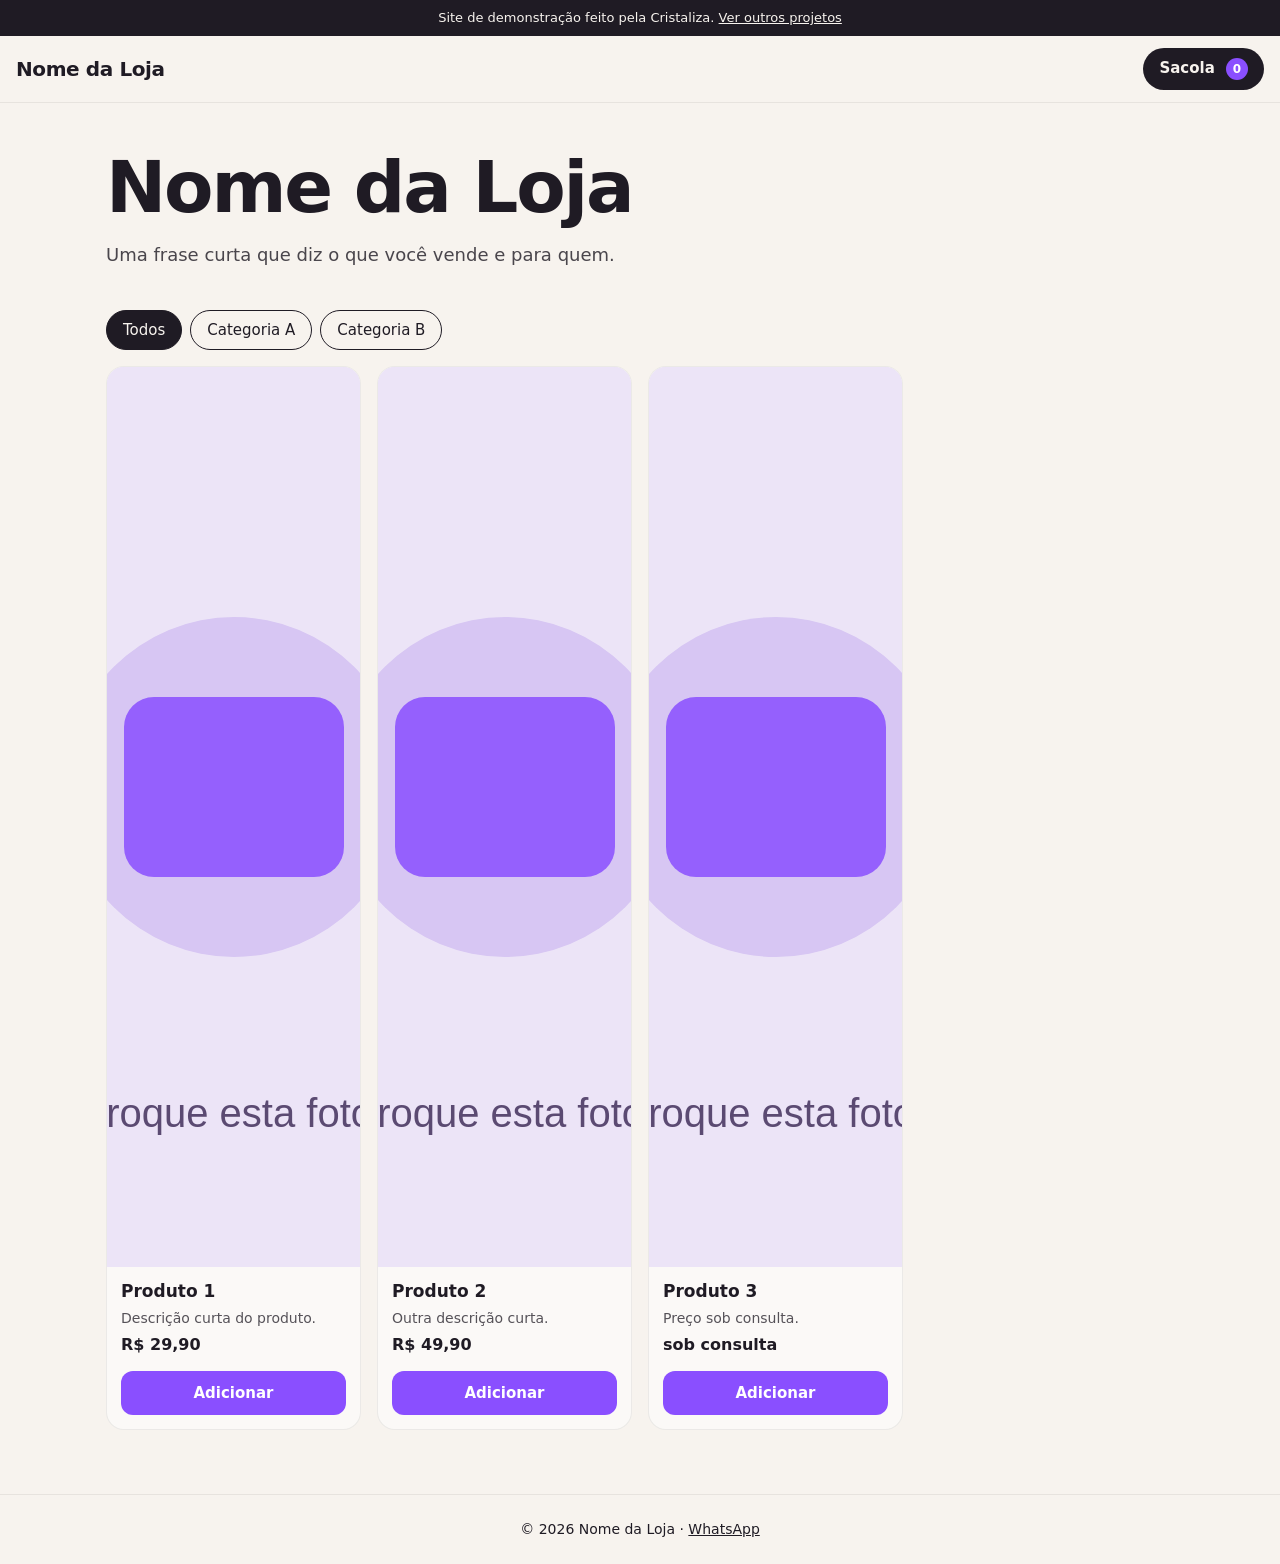
<file: exemplos/modelo/index.html>
<!doctype html>
<html lang="pt-BR">
<head>
<meta charset="utf-8">
<meta name="viewport" content="width=device-width,initial-scale=1">
<meta http-equiv="Content-Security-Policy" content="default-src 'none'; script-src 'self'; style-src 'self'; img-src 'self' data:; font-src 'self'; base-uri 'none'; form-action 'none'">
<meta name="robots" content="noindex">
<title>Loja</title>
<link rel="stylesheet" href="loja.css">
<script src="catalogo.js" defer></script>
<script src="loja.js" defer></script>
</head>
<body>
<div class="faixa-demo" id="faixa-demo" hidden>Site de demonstração feito pela Cristaliza. <a href="../../">Ver outros projetos</a></div>
<header class="topo">
  <a class="marca" href="#" id="marca"></a>
  <button class="sacola-botao" id="abrir-sacola" type="button">Sacola <span id="conta">0</span></button>
</header>
<main>
  <section class="abertura">
    <h1 id="titulo"></h1>
    <p id="frase"></p>
  </section>
  <nav class="filtros" id="filtros" aria-label="Categorias"></nav>
  <section class="grade" id="grade" aria-live="polite"></section>
</main>
<dialog class="sacola" id="sacola" aria-labelledby="sacola-titulo">
  <div class="sacola-topo"><h2 id="sacola-titulo">Sua sacola</h2><button type="button" id="fechar" aria-label="Fechar">×</button></div>
  <ul id="itens"></ul>
  <p class="total" id="total"></p>
  <label>Seu nome <input id="cliente" maxlength="80" autocomplete="name"></label>
  <a class="enviar" id="enviar" href="#" target="_blank" rel="noopener">Enviar pedido no WhatsApp</a>
  <p class="nota">Os valores, a entrega e o pagamento são confirmados na conversa.</p>
</dialog>
<footer class="rodape"><span id="rodape-nome"></span> · <a id="rodape-zap" target="_blank" rel="noopener">WhatsApp</a><span id="rodape-insta"></span></footer>
</body>
</html>
</file>
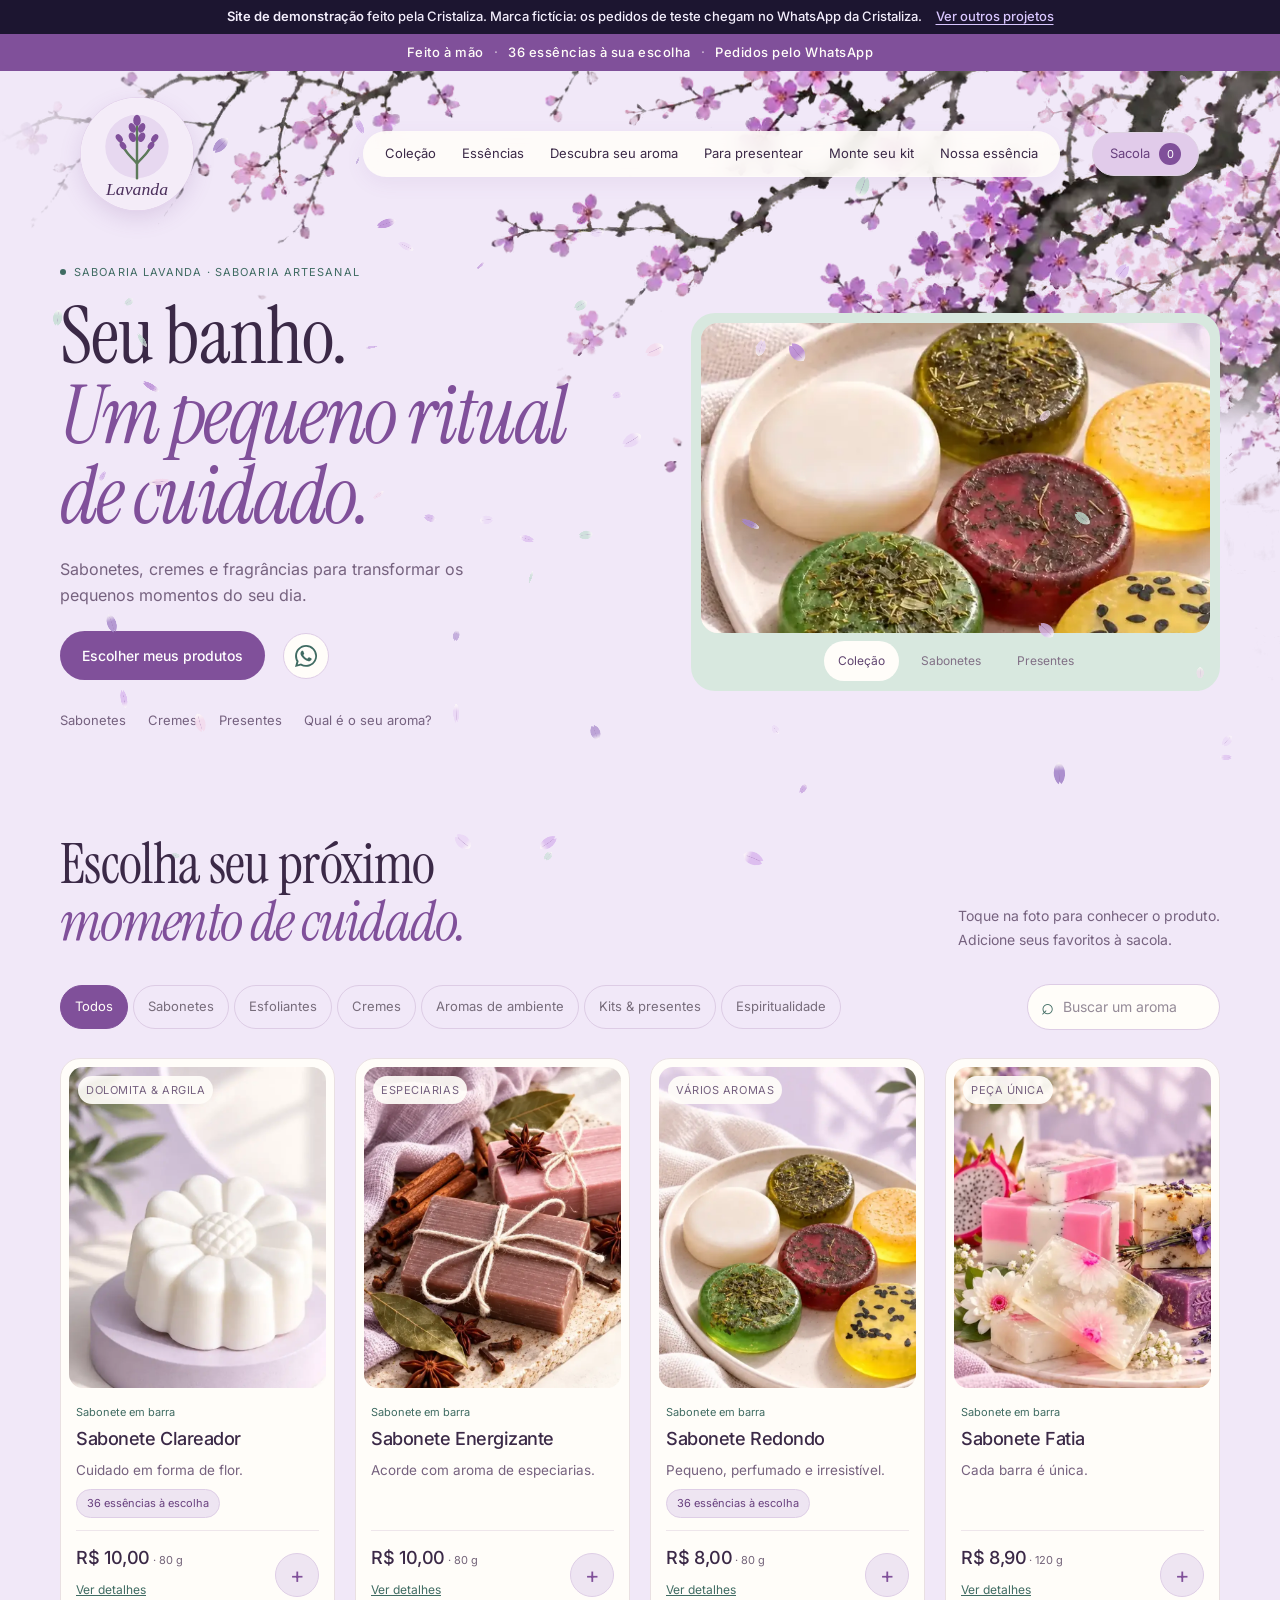
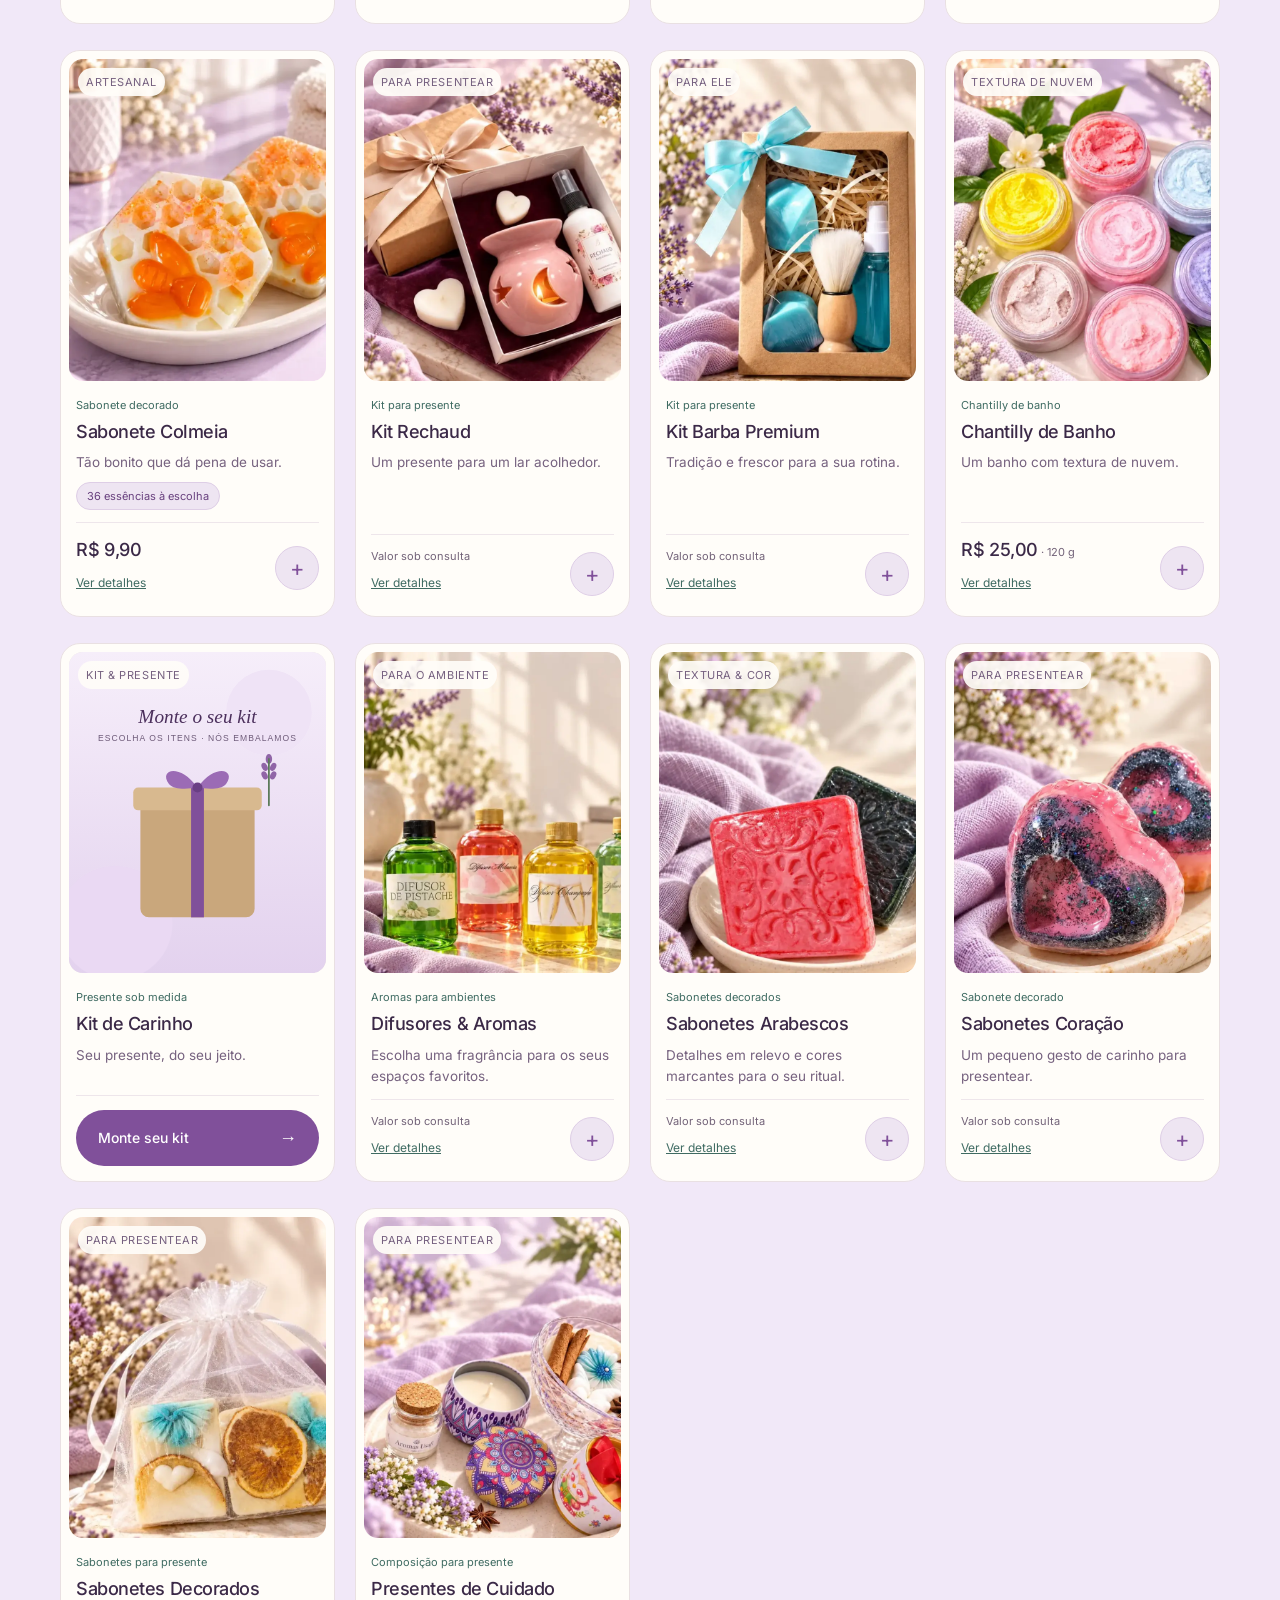
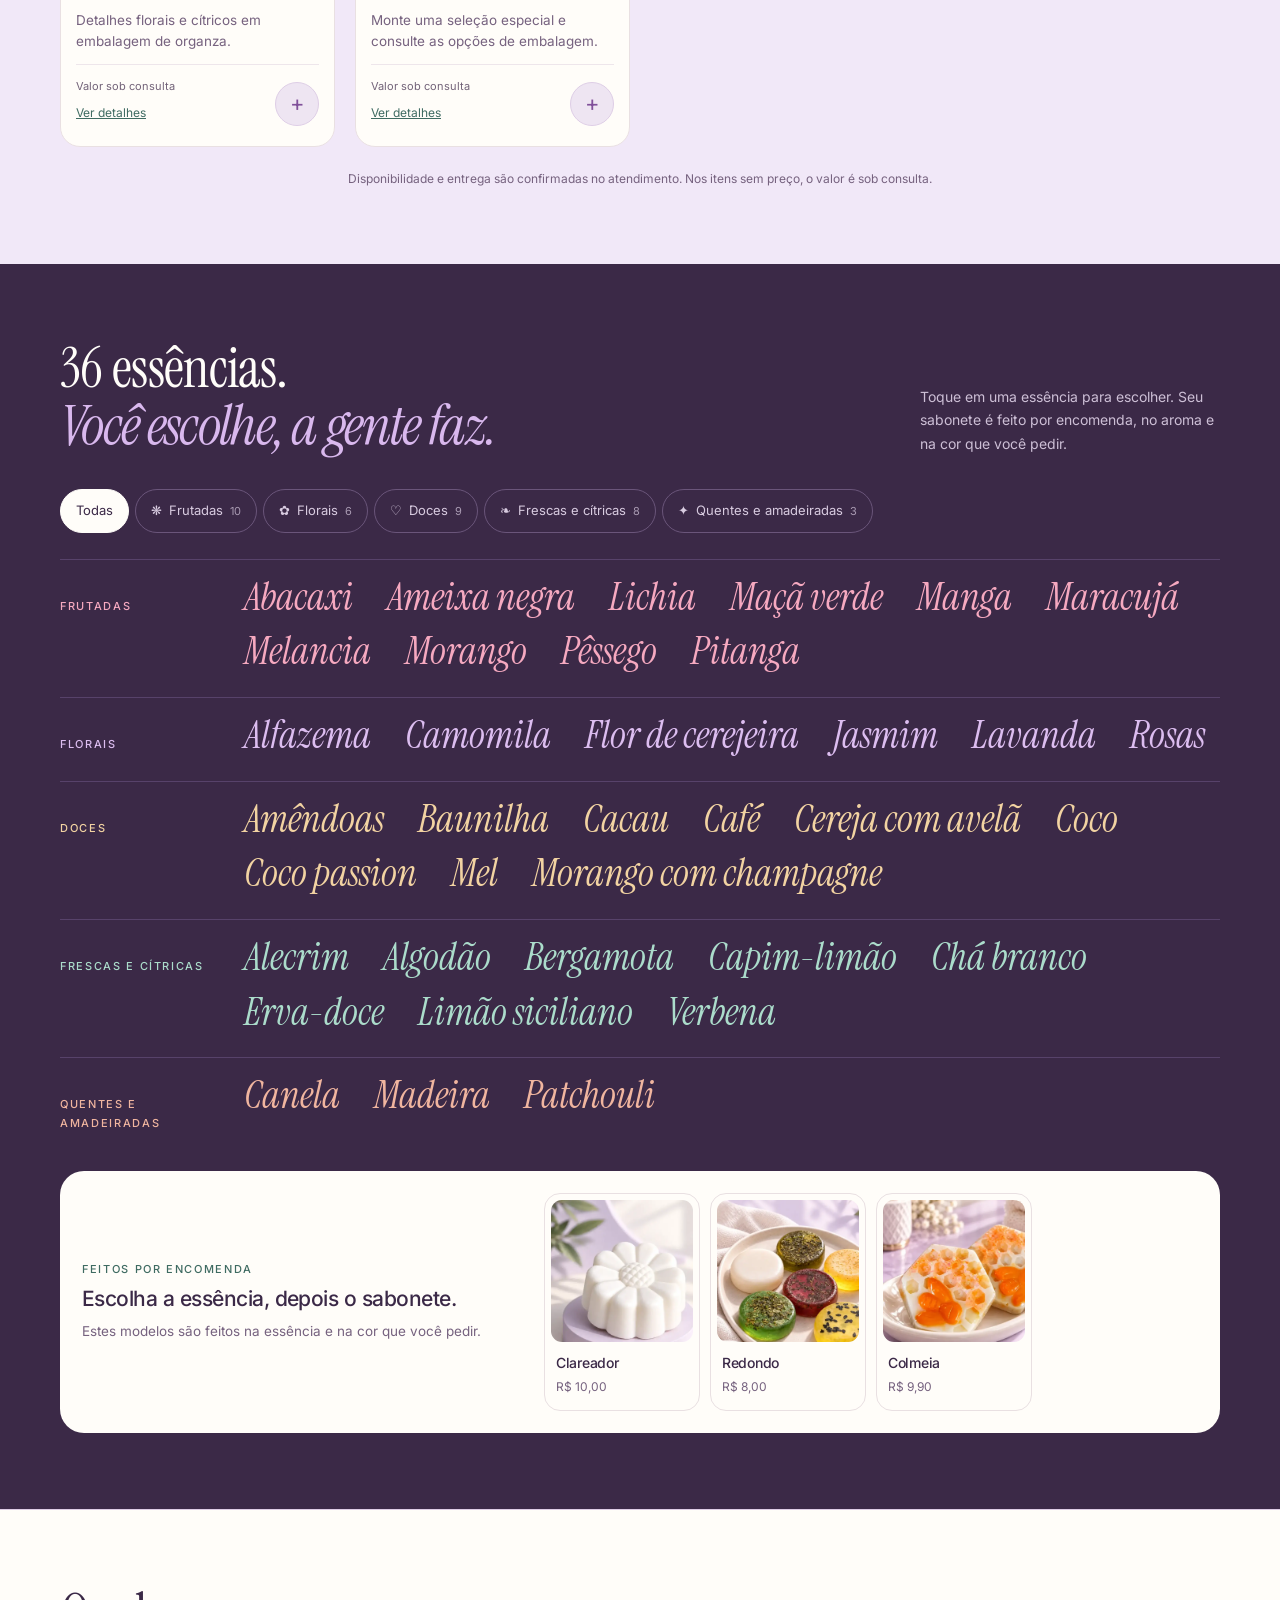
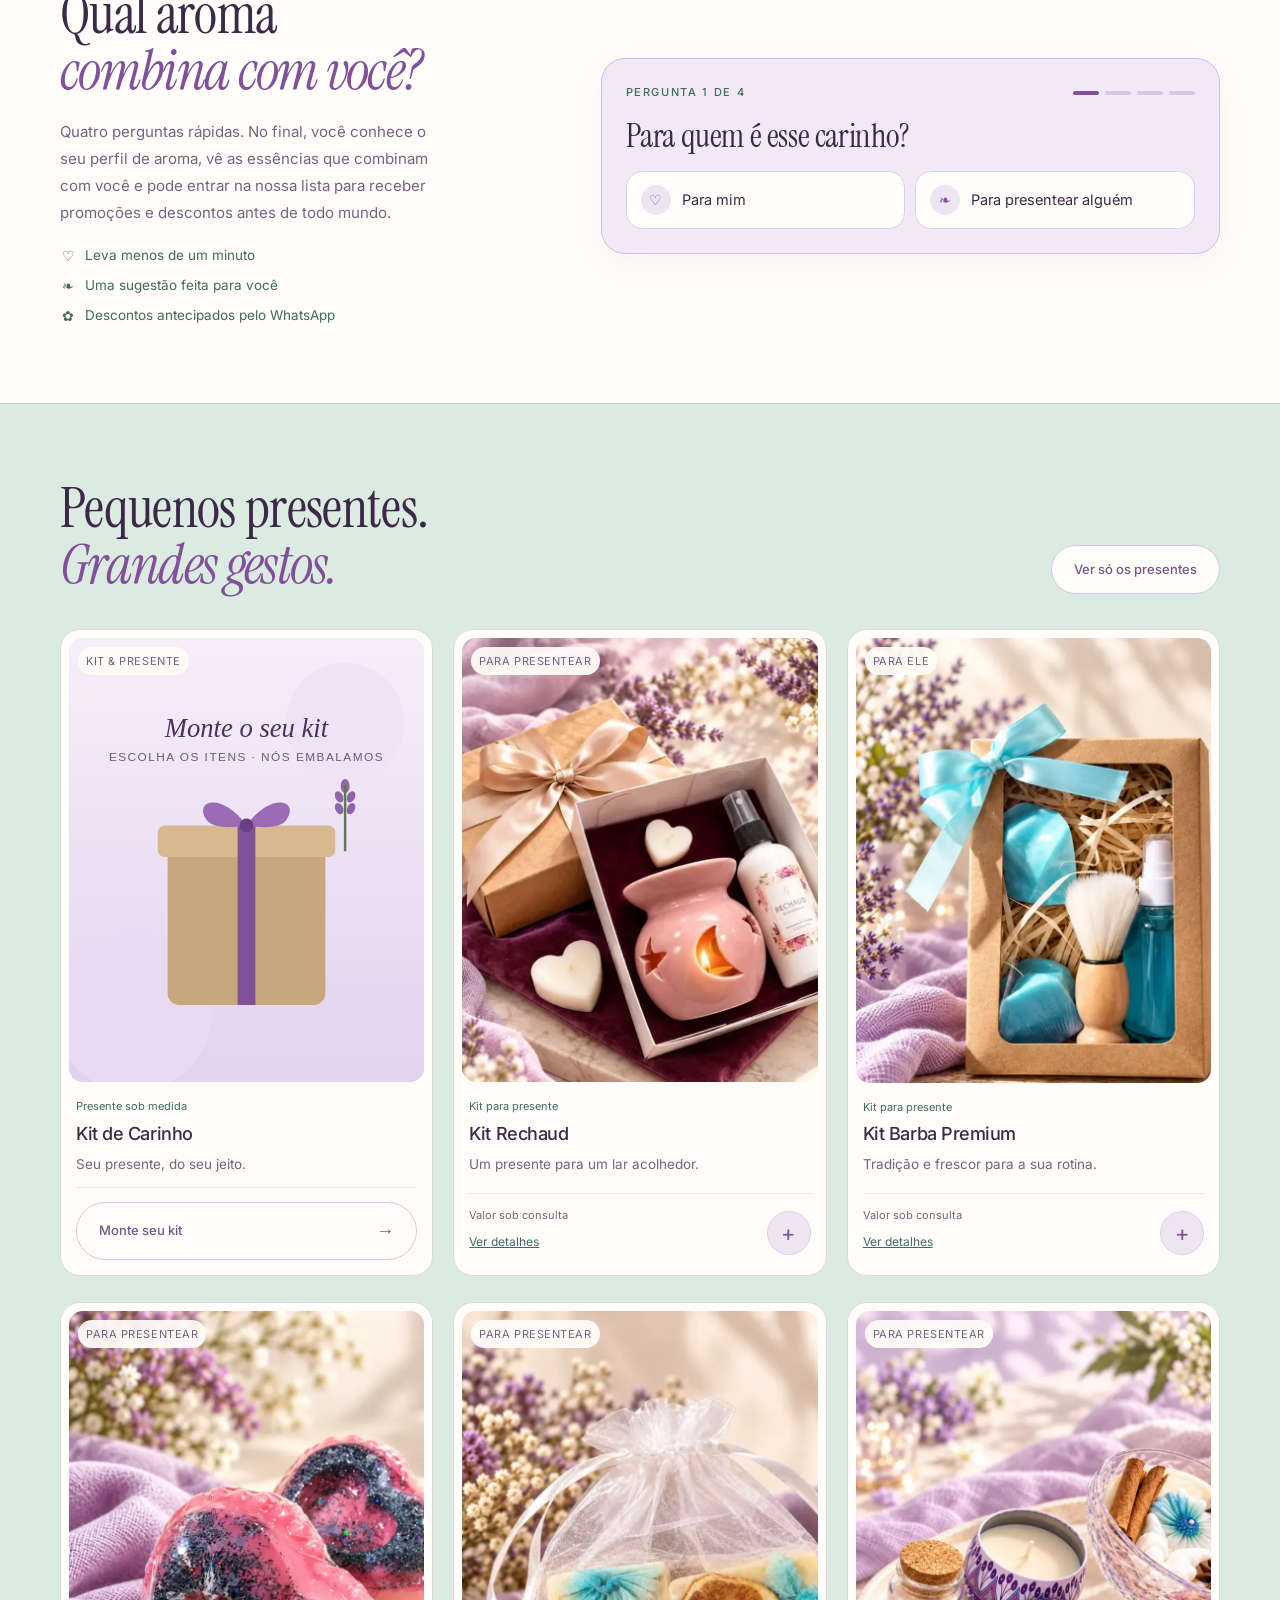
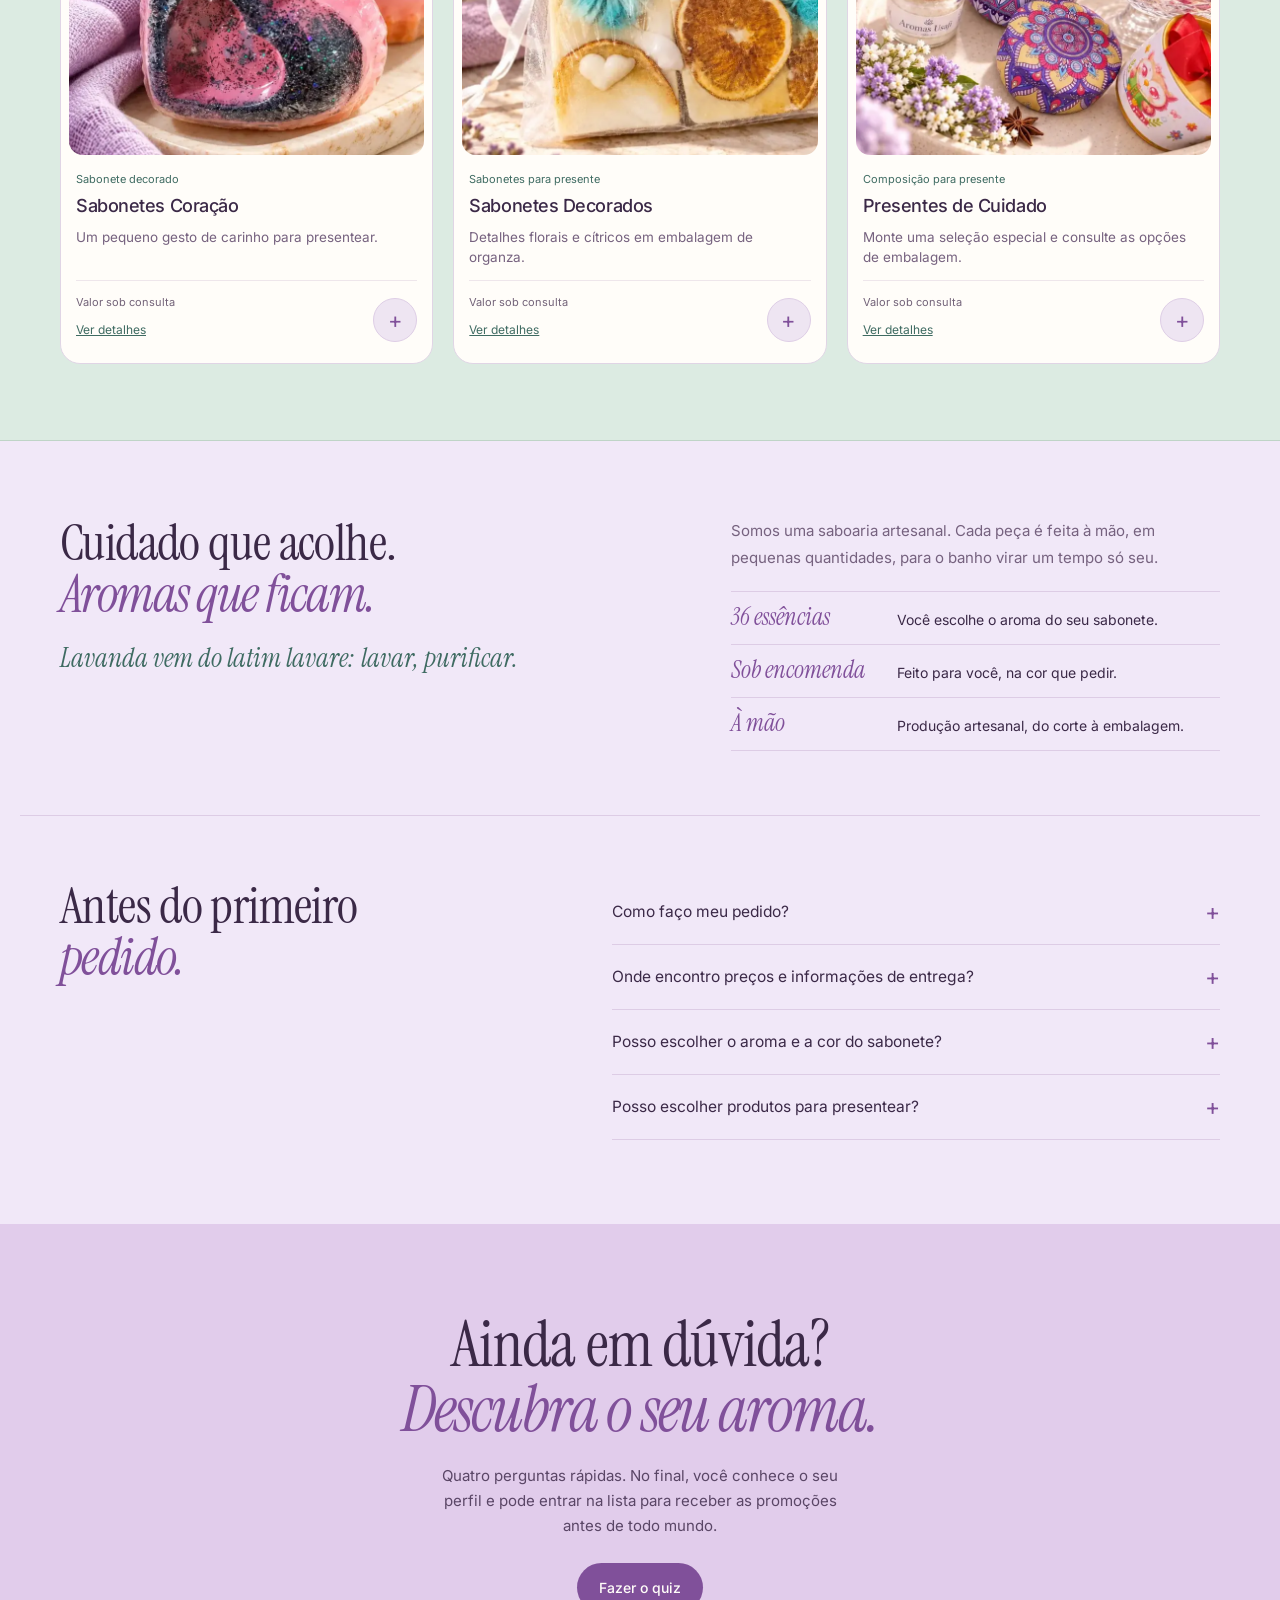
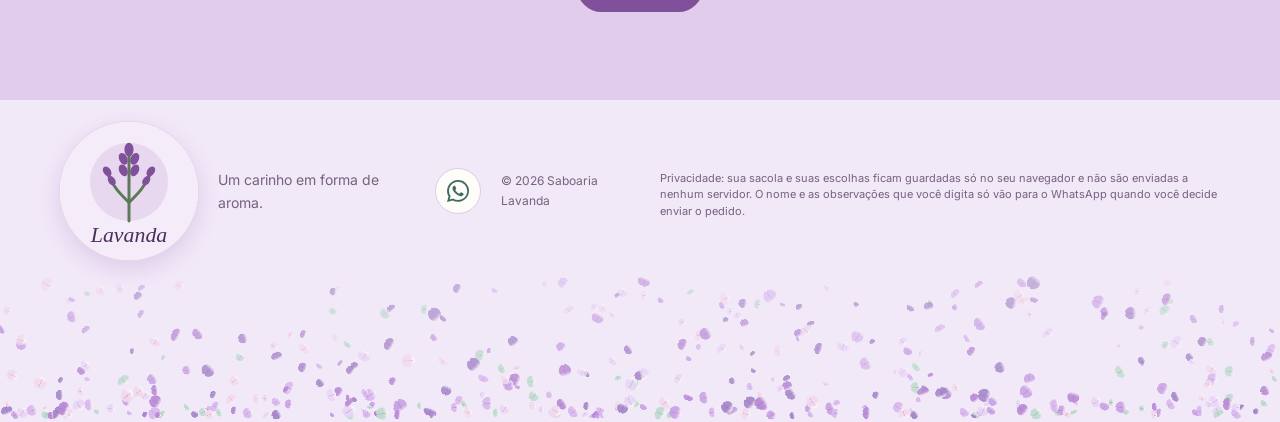
<file: exemplos/saboaria/index.html>
<!doctype html>
<html lang="pt-BR"><head><meta charset="UTF-8"><meta http-equiv="Content-Security-Policy" content="default-src 'none'; script-src 'self'; style-src 'self' 'unsafe-inline'; img-src 'self' data:; font-src 'self'; connect-src 'none'; media-src 'none'; object-src 'none'; frame-src 'none'; worker-src 'none'; manifest-src 'none'; base-uri 'none'; form-action 'none'"><meta name="robots" content="noindex"><meta name="referrer" content="strict-origin-when-cross-origin"><meta name="format-detection" content="telephone=no"><meta name="viewport" content="width=device-width,initial-scale=1"><meta property="og:type" content="website"><meta property="og:locale" content="pt_BR"><meta property="og:site_name" content="Saboaria Lavanda"><meta property="og:title" content="Saboaria Lavanda | Sabonetes artesanais, cremes e aromas"><meta property="og:description" content="Feito à mão, com 36 essências à sua escolha. Monte seu kit e faça o pedido pelo WhatsApp."><meta name="twitter:card" content="summary"><meta name="theme-color" content="#80509a"><meta name="description" content="Conheça os sabonetes artesanais, cremes e aromas da Saboaria Lavanda. Escolha seus produtos e monte seu pedido."><title>Saboaria Lavanda | Sabonetes artesanais (demonstração)</title><link rel="icon" type="image/svg+xml" href="img/logo.svg"><link rel="apple-touch-icon" href="img/icone-180.png"><link rel="stylesheet" href="estilo.css"></head><body><div class="demo-faixa" role="note"><span><b>Site de demonstração</b> feito pela Cristaliza. Marca fictícia: os pedidos de teste chegam no WhatsApp da Cristaliza.</span><a href="../../">Ver outros projetos</a></div><a class="skip-link" href="#inicio">Pular para o conteúdo</a><noscript><div class="noscript-box"><h2>Saboaria Lavanda</h2><p>Para ver os produtos e montar o seu pedido, ative o JavaScript no navegador. Ou fale direto com a gente pelo <a href="https://wa.me/5511954810927">WhatsApp</a>.</p></div></noscript>
<div class="arvore-topo" aria-hidden="true"></div>
<div class="announcement"><span class="a-full">Feito à mão <span>·</span> 36 essências à sua escolha <span>·</span> Pedidos pelo WhatsApp</span><span class="a-short">Feito à mão <span>·</span> 36 essências à sua escolha</span></div>
<header><a class="brand" href="#inicio" aria-label="Saboaria Lavanda, início"><img class="brand-logo" src="img/logo.svg" alt="Saboaria Lavanda" width="86" height="86"></a><nav id="site-menu" aria-label="Menu principal"><a href="#colecao">Coleção</a><a href="#essencias">Essências</a><a href="#quiz">Descubra seu aroma</a><a href="#presentes">Para presentear</a><a href="#monte-kit" data-open-kit>Monte seu kit</a><a href="#essencia">Nossa essência</a></nav><button class="menu-toggle" id="menu-toggle" aria-label="Abrir menu" aria-controls="site-menu" aria-expanded="false"><span></span><span></span></button><button class="bag" id="open-bag" aria-label="Abrir sacola">Sacola <span id="bag-count">0</span></button></header>
<main><section class="hero wrap" id="inicio"><div class="hero-copy"><span class="hero-status"><i></i> Saboaria Lavanda · Saboaria artesanal</span><h1>Seu banho.<br><em>Um pequeno ritual<br>de cuidado.</em></h1><p>Sabonetes, cremes e fragrâncias para transformar os pequenos momentos do seu dia.</p><div class="hero-actions"><a class="primary" href="#colecao">Escolher meus produtos</a><div class="social-links" role="group" aria-label="Redes sociais da Saboaria Lavanda"><a class="social-link social-whatsapp" href="https://wa.me/5511954810927" target="_blank" rel="noopener noreferrer" aria-label="Conversar com Saboaria Lavanda no WhatsApp" title="WhatsApp"><svg viewBox="0 0 24 24" aria-hidden="true" fill="currentColor"><path d="M20.52 3.48A11.91 11.91 0 0 0 12.05 0C5.45 0 .08 5.37.08 11.97c0 2.11.55 4.17 1.59 5.99L0 24l6.2-1.63a11.94 11.94 0 0 0 5.84 1.49h.01c6.6 0 11.97-5.37 11.97-11.97 0-3.2-1.25-6.2-3.5-8.41ZM12.05 21.84a9.92 9.92 0 0 1-5.05-1.38l-.36-.21-3.68.97.98-3.59-.24-.37a9.91 9.91 0 0 1-1.51-5.29c0-5.49 4.46-9.95 9.96-9.95a9.9 9.9 0 0 1 7.04 2.92 9.89 9.89 0 0 1 2.91 7.05c0 5.49-4.47 9.85-10.05 9.85Zm5.46-7.42c-.3-.15-1.77-.87-2.04-.97-.28-.1-.48-.15-.68.15-.2.3-.77.97-.95 1.17-.17.2-.35.22-.65.07-.3-.15-1.26-.46-2.4-1.48-.89-.79-1.49-1.77-1.66-2.07-.18-.3-.02-.46.13-.61.13-.13.3-.35.45-.52.15-.18.2-.3.3-.5.1-.2.05-.38-.03-.53-.07-.15-.67-1.62-.92-2.22-.24-.58-.49-.5-.67-.51h-.57c-.2 0-.52.07-.8.37-.27.3-1.04 1.02-1.04 2.49 0 1.47 1.07 2.89 1.22 3.09.15.2 2.1 3.21 5.09 4.5.71.31 1.27.49 1.7.63.72.23 1.38.2 1.9.12.58-.09 1.77-.72 2.02-1.42.25-.7.25-1.29.18-1.42-.08-.12-.28-.2-.58-.35Z"/></svg></a></div></div><div class="hero-chips"><a href="#colecao" data-quick-filter="sabonetes">Sabonetes</a><a href="#colecao" data-quick-filter="cremes">Cremes</a><a href="#presentes">Presentes</a><a href="#quiz">Qual é o seu aroma?</a></div></div><div class="hero-visual glass-card"><div class="hero-photo" aria-label="Fotos da coleção"><img class="hero-scene is-active" id="scene-0" fetchpriority="high" src="img/redondos.webp" alt="Cesta de produtos Saboaria Lavanda"><img class="hero-scene" id="scene-1" alt="Sabonete artesanal em fatia" hidden><img class="hero-scene" id="scene-2" alt="Sabonetes decorados para presentear" hidden></div><div class="scene-controls"><div class="scene-tabs" role="group" aria-label="Escolher foto da coleção"><button class="scene-tab" data-scene="0" aria-pressed="true">Coleção</button><button class="scene-tab" data-scene="1" aria-pressed="false">Sabonetes</button><button class="scene-tab" data-scene="2" aria-pressed="false">Presentes</button></div></div></div></section>

<section class="wrap collection" id="colecao"><div class="section-head"><div><h2>Escolha seu próximo<br><em>momento de cuidado.</em></h2></div><p>Toque na foto para conhecer o produto.<br>Adicione seus favoritos à sacola.</p></div><div class="catalog-toolbar"><div class="filters" role="group" aria-label="Filtrar produtos"><button class="active" data-filter="todos" aria-pressed="true">Todos</button><button data-filter="sabonetes" aria-pressed="false">Sabonetes</button><button data-filter="esfoliantes" aria-pressed="false">Esfoliantes</button><button data-filter="cremes" aria-pressed="false">Cremes</button><button data-filter="aromas" aria-pressed="false">Aromas de ambiente</button><button data-filter="kits" aria-pressed="false">Kits & presentes</button><button data-filter="espiritualidade" aria-pressed="false">Espiritualidade</button></div><label class="search"><span aria-hidden="true">⌕</span><input id="search" type="search" placeholder="Buscar um aroma" aria-label="Buscar produtos"></label></div><aside class="esp-intro" id="esp-intro" hidden><span class="esp-mark" aria-hidden="true">✿</span><div><h3>Espiritualidade</h3><p>Uma linha inspirada nas tradições e na cultura afro-brasileira. Sabonetes, banhos e cuidados feitos à mão, com ervas e essências escolhidas para acolher o seu momento de conexão.</p></div></aside><div class="carousel-controls"><span id="products-position" class="carousel-position" aria-live="polite"></span><button type="button" data-carousel="products" data-direction="-1" aria-label="Produtos anteriores">←</button><button type="button" data-carousel="products" data-direction="1" aria-label="Próximos produtos">→</button></div><div id="products" class="product-grid carousel-track" tabindex="0" role="region" aria-label="Carrossel de produtos"></div><p id="no-results" hidden>Nenhum produto encontrado. Experimente outro aroma.</p><p class="catalog-note">Disponibilidade e entrega são confirmadas no atendimento. Nos itens sem preço, o valor é sob consulta.</p></section>
<div class="scent-band"><section class="scents wrap" id="essencias"><div class="section-head"><div><h2>36 essências.<br><em>Você escolhe, a gente faz.</em></h2></div><p>Toque em uma essência para escolher. Seu sabonete é feito por encomenda, no aroma e na cor que você pedir.</p></div><div class="scent-tabs" id="scent-tabs" role="group" aria-label="Famílias de aroma"></div><div class="scent-wall" id="scent-wall"></div><div class="scent-pick" id="scent-pick"></div></section></div>
<div class="quiz-band"><section class="quiz wrap" id="quiz"><div class="quiz-intro"><h2>Qual aroma<br><em>combina com você?</em></h2><p>Quatro perguntas rápidas. No final, você conhece o seu perfil de aroma, vê as essências que combinam com você e pode entrar na nossa lista para receber promoções e descontos antes de todo mundo.</p><ul class="quiz-perks"><li><i aria-hidden="true">♡</i>Leva menos de um minuto</li><li><i aria-hidden="true">❧</i>Uma sugestão feita para você</li><li><i aria-hidden="true">✿</i>Descontos antecipados pelo WhatsApp</li></ul></div><div class="quiz-card" id="quiz-card"></div></section></div>
<div class="gift-band"><section class="gift-carousel wrap" id="presentes"><div class="section-head"><div><h2>Pequenos presentes.<br><em>Grandes gestos.</em></h2></div><button class="primary" id="gift-button">Ver só os presentes</button></div><div class="carousel-controls"><span id="gift-products-position" class="carousel-position" aria-live="polite"></span><button type="button" data-carousel="gift-products" data-direction="-1" aria-label="Produtos anteriores">←</button><button type="button" data-carousel="gift-products" data-direction="1" aria-label="Próximos produtos">→</button></div><div id="gift-products" class="product-grid carousel-track" tabindex="0" role="region" aria-label="Carrossel de presentes"></div></section></div>
<section class="essence wrap" id="essencia"><div class="essence-intro"><h2>Cuidado que acolhe.<br><em>Aromas que ficam.</em></h2><p class="essence-word">Lavanda vem do latim lavare: lavar, purificar.</p></div><div class="essence-copy"><p>Somos uma saboaria artesanal. Cada peça é feita à mão, em pequenas quantidades, para o banho virar um tempo só seu.</p><ul class="essence-facts"><li><b>36 essências</b><span>Você escolhe o aroma do seu sabonete.</span></li><li><b>Sob encomenda</b><span>Feito para você, na cor que pedir.</span></li><li><b>À mão</b><span>Produção artesanal, do corte à embalagem.</span></li></ul></div></section>
<section class="faq wrap"><div><h2>Antes do primeiro<br><em>pedido.</em></h2></div><div><details><summary>Como faço meu pedido?</summary><p>Adicione os produtos à sacola e ajuste as quantidades. Clique em “Enviar pedido no WhatsApp” para abrir a conversa com sua lista pronta. A loja confirma os valores, a disponibilidade e a entrega antes da compra.</p></details><details><summary>Onde encontro preços e informações de entrega?</summary><p>Os valores, a disponibilidade, as formas de pagamento e as condições de entrega são confirmados no atendimento, antes da compra.</p></details><details><summary>Posso escolher o aroma e a cor do sabonete?</summary><p>Sim. Os sabonetes marcados com “36 essências à escolha” são feitos por encomenda: você escolhe a essência e a cor no próprio site. O prazo de produção é combinado no atendimento.</p></details><details><summary>Posso escolher produtos para presentear?</summary><p>Sim. Explore a categoria Kits & presentes e monte sua seleção. Consulte no atendimento as opções de embalagem e composição disponíveis.</p></details></div></section>
<section class="closing"><h2>Ainda em dúvida?<br><em>Descubra o seu aroma.</em></h2><p>Quatro perguntas rápidas. No final, você conhece o seu perfil e pode entrar na lista para receber as promoções antes de todo mundo.</p><a class="primary" href="#quiz">Fazer o quiz</a></section></main>
<footer class="wrap"><a class="brand" href="#inicio" aria-label="Saboaria Lavanda, início"><img class="brand-logo" src="img/logo.svg" alt="Saboaria Lavanda" width="86" height="86"></a><p>Um carinho em forma de aroma.</p><div class="social-links" role="group" aria-label="Redes sociais da Saboaria Lavanda"><a class="social-link social-whatsapp" href="https://wa.me/5511954810927" target="_blank" rel="noopener noreferrer" aria-label="Conversar com Saboaria Lavanda no WhatsApp" title="WhatsApp"><svg viewBox="0 0 24 24" aria-hidden="true" fill="currentColor"><path d="M20.52 3.48A11.91 11.91 0 0 0 12.05 0C5.45 0 .08 5.37.08 11.97c0 2.11.55 4.17 1.59 5.99L0 24l6.2-1.63a11.94 11.94 0 0 0 5.84 1.49h.01c6.6 0 11.97-5.37 11.97-11.97 0-3.2-1.25-6.2-3.5-8.41ZM12.05 21.84a9.92 9.92 0 0 1-5.05-1.38l-.36-.21-3.68.97.98-3.59-.24-.37a9.91 9.91 0 0 1-1.51-5.29c0-5.49 4.46-9.95 9.96-9.95a9.9 9.9 0 0 1 7.04 2.92 9.89 9.89 0 0 1 2.91 7.05c0 5.49-4.47 9.85-10.05 9.85Zm5.46-7.42c-.3-.15-1.77-.87-2.04-.97-.28-.1-.48-.15-.68.15-.2.3-.77.97-.95 1.17-.17.2-.35.22-.65.07-.3-.15-1.26-.46-2.4-1.48-.89-.79-1.49-1.77-1.66-2.07-.18-.3-.02-.46.13-.61.13-.13.3-.35.45-.52.15-.18.2-.3.3-.5.1-.2.05-.38-.03-.53-.07-.15-.67-1.62-.92-2.22-.24-.58-.49-.5-.67-.51h-.57c-.2 0-.52.07-.8.37-.27.3-1.04 1.02-1.04 2.49 0 1.47 1.07 2.89 1.22 3.09.15.2 2.1 3.21 5.09 4.5.71.31 1.27.49 1.7.63.72.23 1.38.2 1.9.12.58-.09 1.77-.72 2.02-1.42.25-.7.25-1.29.18-1.42-.08-.12-.28-.2-.58-.35Z"/></svg></a></div><small>© <span id="year"></span> Saboaria Lavanda</small><small class="privacy-note">Privacidade: sua sacola e suas escolhas ficam guardadas só no seu navegador e não são enviadas a nenhum servidor. O nome e as observações que você digita só vão para o WhatsApp quando você decide enviar o pedido.</small></footer>
<div class="chao-petalas" aria-hidden="true"><canvas></canvas></div>
<dialog id="bag-dialog"><div class="drawer-head"><div><span class="eyebrow">SUA SELEÇÃO</span><h2>Minha sacola.</h2></div><button class="icon-button" id="close-bag" aria-label="Fechar sacola">×</button></div><div id="bag-items"></div><div id="order-area" hidden><label class="field">Seu nome (opcional)<input id="customer" maxlength="80" autocomplete="name" placeholder="Como podemos te chamar?"></label><label class="field">Observações (opcional)<textarea id="notes" maxlength="500" placeholder="É para presente? Conte para nós."></textarea></label><div class="order-total" id="order-total" hidden></div><div class="order-note">Envie sua seleção pelo WhatsApp para confirmar valores, disponibilidade, pagamento e entrega.</div><a class="primary whatsapp-order" id="whatsapp-order" href="https://wa.me/5511954810927" target="_blank" rel="noopener noreferrer">Enviar pedido no WhatsApp</a><button class="secondary-order" id="copy-order">Copiar minha seleção</button><p id="copy-status" role="status"></p><textarea id="order-fallback" hidden aria-label="Pedido pronto para copiar" readonly></textarea></div></dialog>
<dialog id="kit-dialog" aria-labelledby="kit-title"><div class="drawer-head"><div><span class="eyebrow">KIT PERSONALIZADO</span><h2 id="kit-title">Monte seu kit.</h2></div><button class="icon-button" id="close-kit" aria-label="Fechar">×</button></div><p class="kit-intro">Toque nas fotos para escolher os produtos do seu kit. Nos sabonetes artesanais você escolhe também a essência, e pode pedir mais de uma.</p><div class="kit-chips" id="kit-chips" role="group" aria-label="Categorias"></div><div class="kit-tray" id="kit-tray" hidden></div><div class="kit-grid" id="kit-grid"></div><div class="kit-foot"><div class="kit-sum" id="kit-sum"></div><button class="primary" id="kit-add" type="button" disabled>Adicionar o kit à sacola</button><p class="kit-hint" id="kit-hint" role="status"></p></div></dialog>
<dialog id="product-dialog" class="product-dialog" aria-labelledby="detail-title"><div class="drawer-head"><div><span class="eyebrow" id="detail-kind"></span><h2 id="detail-title"></h2></div><button class="icon-button" id="close-detail" aria-label="Fechar detalhes do produto">×</button></div><div class="product-detail-layout"><div class="detail-photo"><img id="detail-image" alt=""></div><div class="detail-copy"><p class="detail-hook" id="detail-hook" hidden></p><p id="detail-description"></p><ul class="detail-chips" id="detail-chips" hidden></ul><dl class="detail-specs"><div><dt>Aroma / opção</dt><dd id="detail-aroma"></dd></div><div><dt>Peso / volume</dt><dd id="detail-size">Confirme no atendimento</dd></div><div><dt>Preço</dt><dd id="detail-price">Valor sob consulta</dd></div></dl><div class="detail-custom" id="detail-custom" hidden><label class="field" for="detail-essence">Essência<select id="detail-essence"></select></label><label class="field" for="detail-color">Cor desejada (opcional)<input id="detail-color" maxlength="40" placeholder="Ex.: lilás, rosa, natural"></label><small>Feito por encomenda, na essência e na cor que você escolher.</small></div><button class="primary" id="detail-add">Adicionar à sacola <span>+</span></button><p class="detail-status" id="detail-status" role="status"></p><div class="detail-more" id="detail-more" hidden><h3>Por que você vai gostar</h3><ul class="detail-benefits" id="detail-benefits"></ul><details class="detail-ingredients" id="detail-ingredients"><summary>Ingredientes principais</summary><p id="detail-ingredients-text"></p></details></div><small>Consulte composição, indicação de uso e disponibilidade com a loja. Valores, pagamento e entrega são confirmados antes da compra.</small></div></div></dialog><canvas id="petalas" aria-hidden="true"></canvas><div id="toast" role="status" aria-live="polite"></div><script src="js/loja.js" defer></script>
<script src="js/kit.js" defer></script>
<script src="js/ver-mais.js" defer></script>
<script src="js/sacola.js" defer></script>
</body></html>
</file>
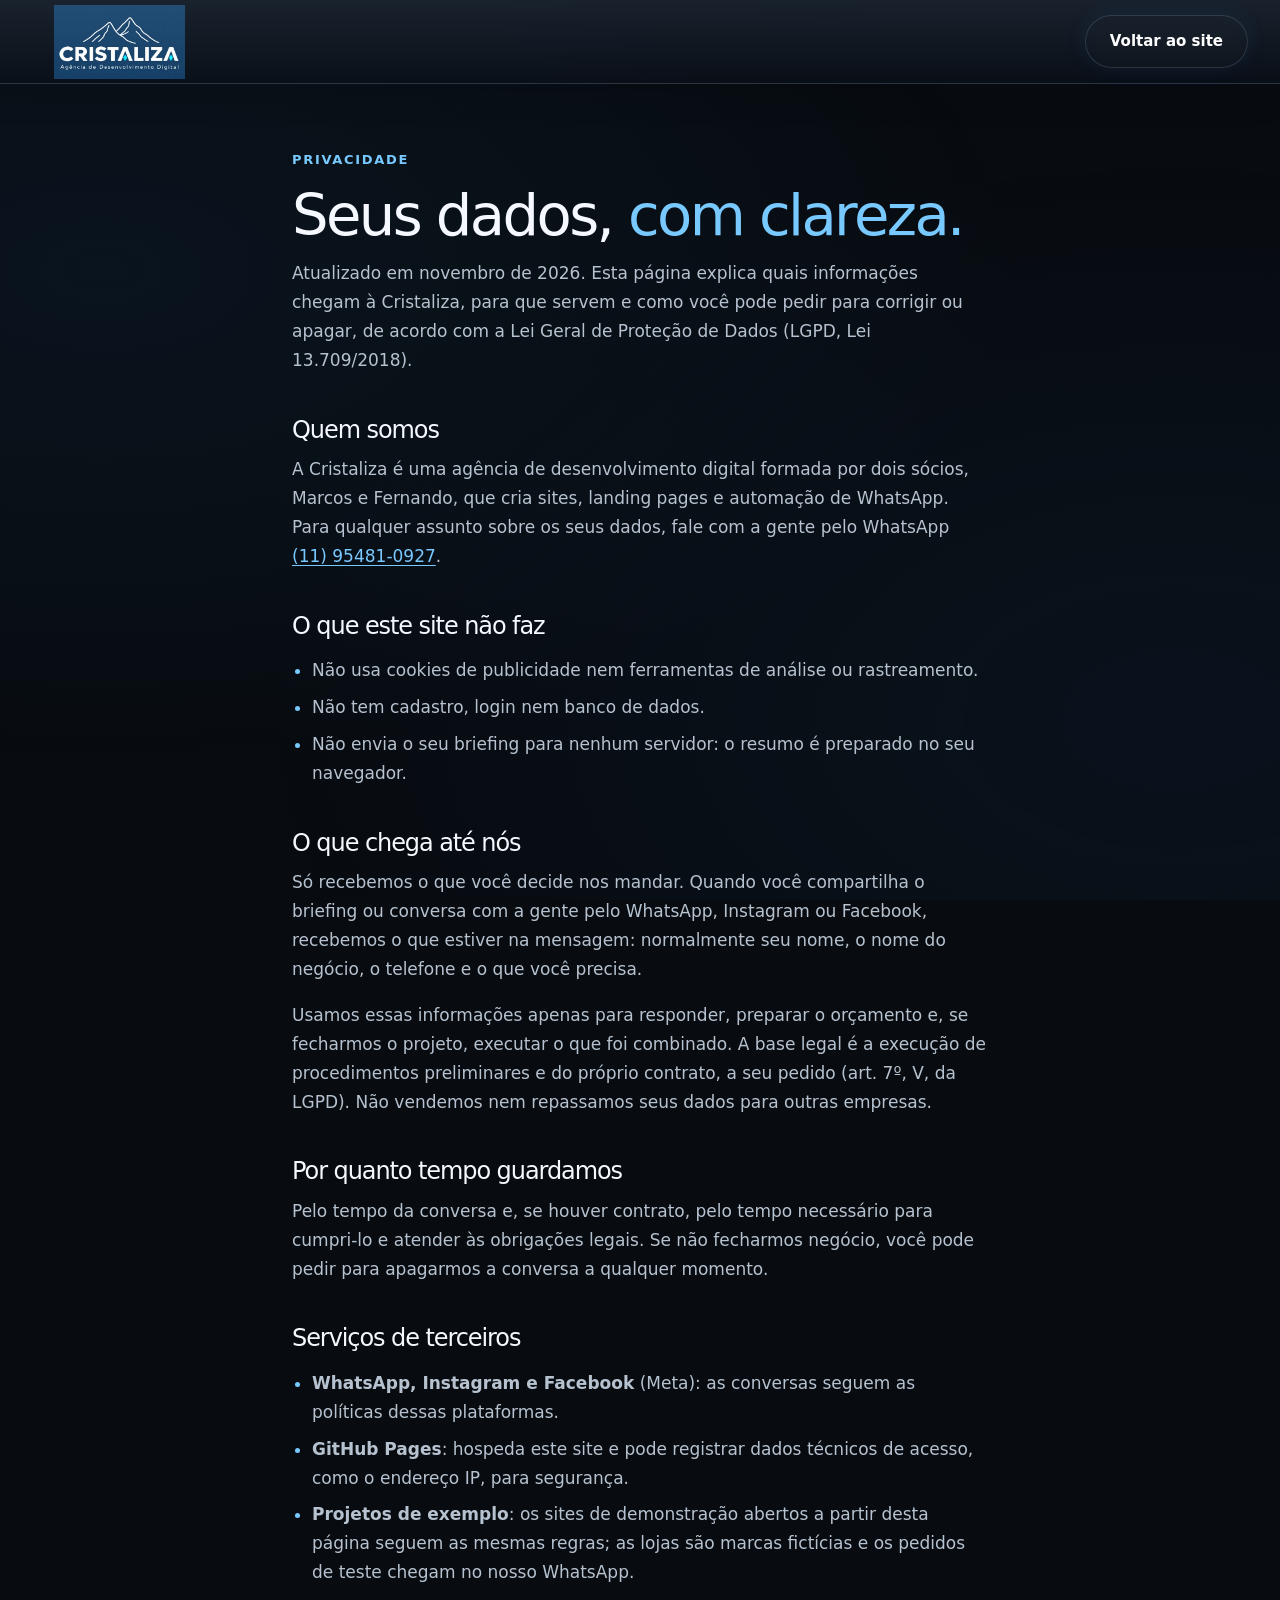
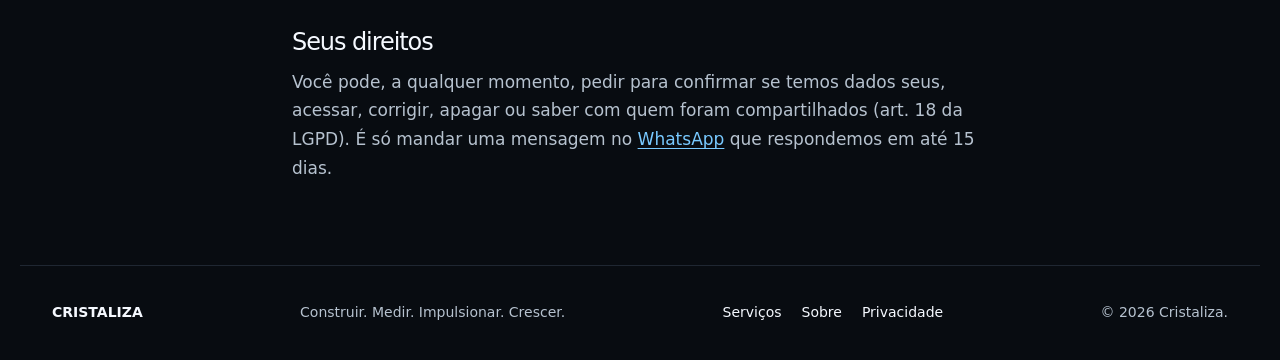
<file: privacidade.html>
<!doctype html><html lang="pt-BR"><head><meta charset="UTF-8"><meta name="viewport" content="width=device-width,initial-scale=1"><meta name="theme-color" content="#080c11"><title>Privacidade | Cristaliza</title><meta name="description" content="Como a Cristaliza trata os seus dados: sem cookies de publicidade, sem ferramentas de análise e com o contato feito pelo WhatsApp.">
<link rel="canonical" href="https://marcos7ut.github.io/Cristaliza/privacidade.html">
<link rel="icon" href="data:image/svg+xml,%3Csvg xmlns='http://www.w3.org/2000/svg' viewBox='0 0 32 32'%3E%3Crect width='32' height='32' rx='7' fill='%23071426'/%3E%3Cpath d='M3 25 10 7 16 25 22 7 29 25' fill='none' stroke='%2322d3ee' stroke-width='4'/%3E%3C/svg%3E"><link rel="apple-touch-icon" href="assets/img/icone-180.png">
<link rel="stylesheet" href="assets/css/cristaliza.css">
<style>
/* página de texto: usa só os estilos do site; aqui apenas a largura de leitura */
.legal{max-width:760px}
.legal h1{margin-bottom:12px}
.legal h2{font-size:24px;margin:42px 0 12px}
.legal ul{color:var(--muted);padding-left:20px}
.legal li{margin-bottom:8px}
.legal li::marker{color:var(--cyan)}
.legal a{color:var(--cyan);text-decoration:underline;text-underline-offset:3px}
</style>
</head><body><div class="ambient-glow" aria-hidden="true"></div><a class="skip" href="#main">Pular para o conteúdo</a>
<header><a class="brand" href="./"><img src="assets/img/logo-cristaliza.webp" alt="Cristaliza — Agência de Desenvolvimento Digital" width="1672" height="941"></a><a class="button outline" href="./">Voltar ao site</a></header>
<main id="main"><section class="wrap section legal">
<p class="eyebrow">PRIVACIDADE</p>
<h1>Seus dados, <em>com clareza.</em></h1>
<p>Atualizado em novembro de 2026. Esta página explica quais informações chegam à Cristaliza, para que servem e como você pode pedir para corrigir ou apagar, de acordo com a Lei Geral de Proteção de Dados (LGPD, Lei 13.709/2018).</p>

<h2>Quem somos</h2>
<p>A Cristaliza é uma agência de desenvolvimento digital formada por dois sócios, Marcos e Fernando, que cria sites, landing pages e automação de WhatsApp. Para qualquer assunto sobre os seus dados, fale com a gente pelo WhatsApp <a href="https://wa.me/5511954810927" target="_blank" rel="noopener noreferrer">(11) 95481-0927</a>.</p>

<h2>O que este site não faz</h2>
<ul>
<li>Não usa cookies de publicidade nem ferramentas de análise ou rastreamento.</li>
<li>Não tem cadastro, login nem banco de dados.</li>
<li>Não envia o seu briefing para nenhum servidor: o resumo é preparado no seu navegador.</li>
</ul>

<h2>O que chega até nós</h2>
<p>Só recebemos o que você decide nos mandar. Quando você compartilha o briefing ou conversa com a gente pelo WhatsApp, Instagram ou Facebook, recebemos o que estiver na mensagem: normalmente seu nome, o nome do negócio, o telefone e o que você precisa.</p>
<p>Usamos essas informações apenas para responder, preparar o orçamento e, se fecharmos o projeto, executar o que foi combinado. A base legal é a execução de procedimentos preliminares e do próprio contrato, a seu pedido (art. 7º, V, da LGPD). Não vendemos nem repassamos seus dados para outras empresas.</p>

<h2>Por quanto tempo guardamos</h2>
<p>Pelo tempo da conversa e, se houver contrato, pelo tempo necessário para cumpri-lo e atender às obrigações legais. Se não fecharmos negócio, você pode pedir para apagarmos a conversa a qualquer momento.</p>

<h2>Serviços de terceiros</h2>
<ul>
<li><b>WhatsApp, Instagram e Facebook</b> (Meta): as conversas seguem as políticas dessas plataformas.</li>
<li><b>GitHub Pages</b>: hospeda este site e pode registrar dados técnicos de acesso, como o endereço IP, para segurança.</li>
<li><b>Projetos de exemplo</b>: os sites de demonstração abertos a partir desta página seguem as mesmas regras; as lojas são marcas fictícias e os pedidos de teste chegam no nosso WhatsApp.</li>
</ul>

<h2>Seus direitos</h2>
<p>Você pode, a qualquer momento, pedir para confirmar se temos dados seus, acessar, corrigir, apagar ou saber com quem foram compartilhados (art. 18 da LGPD). É só mandar uma mensagem no <a href="https://wa.me/5511954810927" target="_blank" rel="noopener noreferrer">WhatsApp</a> que respondemos em até 15 dias.</p>
</section></main>
<footer class="wrap"><strong>CRISTALIZA</strong><p>Construir. Medir. Impulsionar. Crescer.</p><div><a href="./#solucoes">Serviços</a><a href="./#sobre">Sobre</a><a href="privacidade.html" aria-current="page">Privacidade</a></div><p>© 2026 Cristaliza.</p></footer>
</body></html>
</file>
<file: assets/css/cristaliza.css>
/* Cristaliza: estilos finais; regras antigas sobrescritas removidas. */
* {
  box-sizing: border-box;
}

html {
  scroll-behavior: smooth;
  scroll-padding-top: 90px;
}

body {
  margin: 0;
  color: var(--text);
  font: 17px/1.7 'Segoe UI',system-ui,sans-serif;
  background-size: 64px 64px;
}

a {
  color: inherit;
  text-decoration: none;
}

button,input,select,textarea {
  font: inherit;
}

button {
  cursor: pointer;
}

h1,h2,h3,p {
  margin-top: 0;
}

h1,h2,h3 {
  line-height: 1.1;
  text-wrap: balance;
}

h1 {
  font-size: clamp(38px,4.5vw,62px);
}

h3 {
  font-size: 24px;
}

em {
  font-style: normal;
  color: var(--cyan);
}

p {
  color: var(--muted);
}

.wrap {
  width: min(1240px,100%);
  padding-inline: 32px;
  margin: auto;
}

.eyebrow {
  font-size: 13px;
  letter-spacing: .13em;
  color: var(--cyan);
  font-weight: 650;
}

.button {
  display: inline-flex;
  justify-content: center;
  align-items: center;
  text-align: center;
  padding: 13px 24px;
  font-weight: 700;
  transition: background .25s,transform .25s;
}

.button:hover {
  transform: translateY(-2px);
}

.button.outline {
  color: white;
}

.button.outline:hover {
  background: #ffffff0b;
  border-color: var(--cyan);
}

header {
  position: sticky;
  top: 0;
  z-index: 10;
  padding: 0 32px;
  display: flex;
  align-items: center;
  justify-content: space-between;
  border-bottom: 1px solid var(--line);
}

.brand img {
  object-fit: contain;
  display: block;
}

nav {
  display: flex;
  align-items: center;
  gap: 32px;
}

nav>a:not(.button) {
  text-transform: uppercase;
}

nav a:hover {
  color: var(--cyan);
}

#menu {
  display: none;
}

.hero {
  position: relative;
  isolation: isolate;
  border-bottom: 1px solid var(--line);
}

.hero .wrap {
  position: relative;
  z-index: 1;
}

.hero-bottom {
  display: flex;
  justify-content: space-between;
}

.hero-bottom>div {
  max-width: 760px;
}

.actions {
  display: flex;
  gap: 16px;
  flex-wrap: wrap;
  margin: 25px 0 0;
}

.section-head {
  display: flex;
  justify-content: space-between;
  gap: 50px;
  align-items: end;
}

.section-head>p {
  max-width: 340px;
}

.service-grid {
  display: grid;
  grid-template-columns: repeat(3,minmax(0,1fr));
}

.service-card {
  display: flex;
  flex-direction: column;
  border-right: 1px solid var(--line);
  transition: background .3s;
}

.service-card:last-child {
  border-right: 0;
}

.tile {
  width: 46px;
  height: 46px;
  border: 1px solid var(--line);
  display: grid;
  place-items: center;
  color: var(--cyan);
  font-family: monospace;
  margin-bottom: 25px;
}

.service-card ul {
  padding-left: 19px;
  color: var(--muted);
  margin: 10px 0 25px;
  flex: 1;
}

.service-card li {
  margin-bottom: 8px;
}

.service-card li::marker {
  color: var(--cyan);
}

.price {
  border-top: 1px solid var(--line);
  padding-top: 20px;
  margin-bottom: 24px;
}

.price>* {
  display: block;
}

.price small {
  font-size: 12px;
  letter-spacing: .08em;
  color: var(--muted);
}

.price strong {
  line-height: 1.5;
  color: white;
}

.price span {
  font-size: 14px;
  color: var(--muted);
}

.note,.form-note,.contact-status {
  font-size: 14px;
}

.note {
  margin: 22px 0 0;
}

.process {
  border-block: 1px solid var(--line);
}

.process-grid,.about-grid,.contact-grid {
  display: grid;
  grid-template-columns: minmax(0,1fr) minmax(0,1.2fr);
  gap: 60px;
}

.timeline {
  border-left: 1px solid var(--line);
  padding-left: 28px;
}

.timeline article {
  gap: 22px;
  border: 1px solid var(--line);
  margin-bottom: 18px;
}

.timeline article:last-child {
  margin-bottom: 0;
}

.timeline article>span {
  color: var(--cyan);
  font-family: monospace;
}

.timeline p {
  margin: 0;
}

.about-grid {
  align-items: center;
  margin-bottom: 35px;
}

.logo-frame {
  border: 1px solid var(--line);
}

.logo-frame img {
  display: block;
  width: 100%;
  height: auto;
}

.statement {
  border-block: 1px solid var(--line);
}

.statement h2 {
  margin: 20px 0 0;
}

.faq details,.compact-disclosure {
  border: 1px solid var(--line);
  padding: 20px 24px;
  margin: 12px 0;
}

summary {
  font-size: 17px;
  cursor: pointer;
  font-weight: 600;
}

details p {
  margin: 18px 0 0;
}

.compact-disclosure[open]>summary {
  margin-bottom: 25px;
}

.impact-tool h3 {
  font-size: 29px;
}

.filters {
  display: flex;
  gap: 10px;
  flex-wrap: wrap;
  margin: 25px 0;
}

.filters button {
  border: 1px solid var(--line);
  color: white;
  padding: 10px 16px;
  font-size: 14px;
}

.filters button.active {
  border-color: var(--cyan);
}

.impact-layout {
  display: grid;
  grid-template-columns: minmax(0,1fr) minmax(0,1fr);
  gap: 28px;
}

.impact-result {
  padding: 24px;
  border: 1px solid var(--line);
  align-self: start;
}

.impact-result>strong {
  display: block;
  font-size: 34px;
  line-height: 1.3;
  color: var(--cyan);
  margin: 18px 0;
}

.return-stat {
  display: grid;
  grid-template-columns: minmax(0,1fr) auto;
  gap: 18px;
  border-top: 1px solid var(--line);
  padding: 15px 0;
  font-size: 14px;
}

.return-stat b {
  text-align: right;
}

.contact {
  border-top: 1px solid var(--line);
}

label {
  display: block;
  font-size: 15px;
  margin-bottom: 16px;
}

input,select,textarea {
  display: block;
  width: 100%;
  padding: 12px 14px;
  margin-top: 8px;
  border: 1px solid #7390aa;
  font-size: 16px;
}

.socials {
  display: flex;
  gap: 12px;
  margin: 25px 0;
}

.socials button {
  display: grid;
  place-items: center;
  width: 46px;
  height: 46px;
  border: 1px solid var(--line);
  color: var(--cyan);
}

.socials svg,.floating svg {
  width: 24px;
  height: 24px;
  display: block;
}

.floating {
  position: fixed;
  right: 20px;
  bottom: 20px;
  z-index: 12;
  display: flex;
  align-items: center;
  gap: 10px;
  border: 1px solid var(--cyan);
  padding: 13px 18px;
  font-size: 14px;
}

.floating span:first-child {
  color: var(--cyan);
}

footer {
  padding-block: 35px;
  display: flex;
  align-items: center;
  justify-content: space-between;
  gap: 25px;
  flex-wrap: wrap;
  font-size: 14px;
}

footer p {
  margin: 0;
}

footer>div {
  display: flex;
  gap: 20px;
}

.text-link {
  background: none;
  border: 0;
  color: inherit;
  font-size: 14px;
  text-decoration: underline;
}

dialog {
  width: min(520px,calc(100% - 40px));
  padding: 30px;
  color: white;
  border: 1px solid var(--line);
}

#close-dialog {
  float: right;
  background: none;
  border: 0;
  color: white;
  font-size: 28px;
}

dialog h2 {
  font-size: 28px;
}

#result {
  border: 1px solid var(--line);
  padding: 20px;
  margin-top: 20px;
}

pre {
  white-space: pre-wrap;
  overflow-wrap: anywhere;
  color: var(--muted);
  font: 14px/1.6 system-ui;
}

#feedback {
  color: var(--cyan);
  font-size: 14px;
}

a:focus-visible,button:focus-visible,summary:focus-visible,input:focus,select:focus,textarea:focus {
  outline: 2px solid var(--cyan);
  outline-offset: 4px;
}

.skip {
  position: absolute;
  top: -100px;
  left: 10px;
  z-index: 30;
  background: white;
  color: black;
  padding: 12px;
}

.skip:focus {
  top: 10px;
}

p,li,h3 {
  overflow-wrap: break-word;
}

@media(max-width:900px) {
  .service-card {
    border-right: 0;
    border-bottom: 1px solid var(--line);
  }

  .service-card:last-child {
    border-bottom: 0;
  }

  .process-grid,.about-grid,.contact-grid {
    gap: 35px;
  }
}

@media(max-width:700px) {
  .wrap {
    padding-inline: 22px;
  }

  header {
    padding: 0 22px;
  }

  #menu {
    display: block;
    background: none;
    border: 1px solid var(--line);
    color: white;
    font-size: 24px;
    padding: 3px 10px;
  }

  nav {
    display: none;
    position: absolute;
    top: 72px;
    left: 0;
    right: 0;
    padding: 25px;
    border-bottom: 1px solid var(--line);
    flex-direction: column;
    align-items: stretch;
  }

  nav.open {
    display: flex;
  }

  .actions .button {
    width: 100%;
  }

  .section-head {
    display: block;
  }

  .section-head>p {
    max-width: none;
  }

  .service-card ul {
    columns: 1;
  }

  .process-grid,.about-grid,.contact-grid,.impact-layout {
    grid-template-columns: 1fr;
    gap: 28px;
  }

  .timeline {
    padding-left: 15px;
  }

  .timeline article {
    padding: 20px;
    gap: 15px;
  }

  .faq details,.compact-disclosure {
    padding: 18px;
  }

  .filters button {
    width: 100%;
  }

  .return-stat {
    grid-template-columns: 1fr;
    gap: 8px;
  }

  .return-stat b {
    text-align: left;
  }

  .impact-result {
    padding: 20px;
  }

  .impact-result>strong {
    font-size: 29px;
  }

  .floating {
    right: 15px;
    bottom: 15px;
    padding: 12px;
  }

  .floating span:last-child {
    display: none;
  }

  footer {
    padding-bottom: 85px;
  }
}

@media(prefers-reduced-motion:reduce) {
  html {
    scroll-behavior: auto;
  }

  * {
    animation: none!important;
    transition: none!important;
  }
}

body {
  background: var(--bg);
  background-image: none;
}

#bg-canvas {
  position: fixed;
  inset: 0;
  width: 100%;
  height: 100%;
  pointer-events: none;
  z-index: -1;
}

.ambient-glow {
  position: fixed;
  inset: 0;
  z-index: -2;
  pointer-events: none;
}

header {
  height: 84px;
  backdrop-filter: blur(24px);
}

nav>a:not(.button) {
  font-size: 13px;
  letter-spacing: .12em;
}

h1,h2,h3 {
  font-weight: 500;
  letter-spacing: -.045em;
}

.button {
  border-radius: 99px;
  color: white;
  border: 1px solid #67e4f370;
  text-transform: none;
  letter-spacing: 0;
  font-size: 15px;
  backdrop-filter: blur(12px);
}

.button:hover {
  color: white;
}

.hero {
  min-height: 660px;
  padding: 100px 0 85px;
  border: 0;
  overflow: hidden;
}

.hero .eyebrow {
  font-size: 13px;
  letter-spacing: .2em;
  margin-bottom: 35px;
}

.hero-bottom {
  gap: 45px;
  align-items: center;
}

.hero-bottom>div:first-child {
  max-width: 680px;
  flex: 1.3;
}

.hero h1 {
  font-size: clamp(48px,6.2vw,82px);
  line-height: 1.05;
  margin-bottom: 27px;
}

.hero-bottom p {
  font-size: 17px;
  max-width: 530px;
}

.hero .actions {
  margin-top: 35px;
}

.word-mask {
  display: inline-block;
  overflow: hidden;
  vertical-align: top;
  padding-bottom: .07em;
  margin-bottom: -.07em;
}

.reveal-word {
  display: inline-block;
}

.connection-panel {
  flex: 1!important;
  max-width: 410px!important;
  min-width: 0;
  text-align: center;
  padding: 28px 24px;
  border: 1px solid #ffffff18;
  border-radius: 32px;
  backdrop-filter: blur(18px);
}

.connection-panel>.eyebrow {
  font-size: 11px;
  letter-spacing: .15em;
}

.connection-panel>p {
  font-size: 13px;
  line-height: 1.7;
  margin: 0;
}

.connection-orbit {
  position: relative;
  height: 250px;
  margin-top: 15px;
  display: grid;
  place-items: center;
}

.connection-core {
  border-radius: 50%;
  width: 135px;
  height: 135px;
  display: flex;
  flex-direction: column;
  justify-content: center;
  border: 1px solid #67e4f345;
  font-size: 15px;
  letter-spacing: .07em;
  position: relative;
}

.connection-core span {
  font-size: 11px;
  letter-spacing: 0;
  margin-top: 8px;
}

.orbit-line {
  position: absolute;
  width: 215px;
  height: 215px;
  border-radius: 50%;
  border: 1px dashed #67e4f32a;
  animation: orbit 30s linear infinite;
}

.orbit-line:after {
  content: '';
  width: 6px;
  height: 6px;
  position: absolute;
  top: 31px;
  left: 31px;
  border-radius: 50%;
}

.connection-node {
  position: absolute;
  border: 1px solid #ffffff20;
  backdrop-filter: blur(15px);
  padding: 12px 15px;
  border-radius: 14px;
  font-size: 13px;
  box-shadow: 0 8px 35px #0003;
}

.connection-node span {
  display: block;
  font-size: 11px;
  margin-top: 3px;
}

.node-a {
  left: -7px;
  top: 20px;
}

.node-b {
  right: -7px;
  bottom: 22px;
}

@keyframes orbit {to{transform:rotate(360deg)}}

.section {
  padding-block: 65px;
}

.section-head {
  margin-bottom: 35px;
}

.section-head>p {
  font-size: 16px;
}

h2 {
  font-size: clamp(34px,4.2vw,52px);
}

.service-grid {
  border: 0;
  perspective: 1100px;
}

.service-card {
  border: 1px solid #ffffff1c!important;
  border-radius: 28px;
  padding: 24px;
  backdrop-filter: blur(22px);
  position: relative;
  overflow: hidden;
}

.service-card:before {
  content: '';
  position: absolute;
  inset: 0;
  pointer-events: none;
  opacity: 0;
  transition: opacity .4s;
}

.service-card:hover:before {
  opacity: 1;
}

.service-card>* {
  position: relative;
}

.service-card .tile {
  border: 0;
  width: auto;
  height: auto;
  display: block;
  font-size: 12px;
  margin: 20px 0 12px;
}

.service-card h3 {
  font-size: 26px;
  line-height: 1.15;
  min-height: 60px;
}

.service-card p {
  font-size: 15px;
}

.service-card ul {
  font-size: 14px;
}

.price strong {
  font-weight: 500;
  font-size: 32px;
}

.solution-preview {
  height: 180px;
  border-radius: 18px;
  border: 1px solid #ffffff15;
  padding: 17px;
  box-shadow: inset 0 1px #ffffff10;
}

.preview-top {
  display: flex;
  gap: 5px;
  align-items: center;
  font-size: 10px;
  justify-content: space-between;
}

.preview-top i {
  height: 4px;
  width: 4px;
  border-radius: 50%;
}

.page-preview .preview-top {
  justify-content: start;
}

.preview-title {
  font-size: 21px;
  line-height: 1.2;
  margin: 20px 0 15px;
  font-weight: 500;
}

.preview-title b {
  color: var(--cyan);
  font-weight: 500;
}

.preview-action {
  font-size: 10px;
  border: 1px solid #67e4f35c;
  border-radius: 12px;
  padding: 5px 10px;
}

.preview-columns {
  display: flex;
  gap: 6px;
}

.preview-columns span {
  border: 1px solid #ffffff12;
  padding: 8px 12px;
  border-radius: 6px;
  font-size: 10px;
}

.chat-preview {
  display: flex;
  flex-direction: column;
  gap: 11px;
  justify-content: center;
}

.chat-bubble {
  display: block;
  align-self: start;
  max-width: 90%;
  border: 1px solid #ffffff10;
  border-radius: 12px 12px 12px 2px;
  padding: 9px 12px;
}

.chat-bubble.outgoing {
  align-self: end;
  border-radius: 12px 12px 2px 12px;
}

.process {
  border: 0;
}

.process-grid {
  grid-template-columns: 1fr;
  gap: 25px;
}

.process-grid>div:first-child {
  max-width: 720px;
}

.timeline {
  border: 0;
  padding: 0;
  display: grid;
  grid-template-columns: repeat(3,minmax(0,1fr));
  gap: 22px;
}

.timeline article {
  margin: 0;
  display: block;
  border-radius: 25px;
  padding: 28px;
  backdrop-filter: blur(18px);
  min-height: 210px;
}

.timeline article>span {
  display: block;
  font-size: 13px;
  letter-spacing: .15em;
  margin-bottom: 24px;
}

.timeline h3 {
  font-size: 23px;
}

.timeline p {
  font-size: 15px;
}

.logo-frame {
  border-radius: 30px;
  backdrop-filter: blur(18px);
  overflow: hidden;
  padding: 18px;
}

.logo-frame img {
  border-radius: 18px;
}

.about-grid {
  gap: 45px;
}

.statement {
  border: 1px solid #ffffff0a;
  border-radius: 32px;
  margin: 10px auto;
  width: min(1176px,calc(100% - 44px));
  text-align: center;
  backdrop-filter: blur(18px);
  padding: 48px 0;
}

.statement h2 {
  font-size: clamp(26px,4vw,52px);
  font-weight: 500;
}

.faq details,.compact-disclosure {
  border-radius: 20px;
  backdrop-filter: blur(16px);
}

.contact {
  background: transparent;
  border: 0;
}

.contact-grid {
  padding: 40px;
  border: 1px solid #ffffff1c;
  border-radius: 32px;
  backdrop-filter: blur(20px);
}

input,select,textarea {
  border-radius: 12px;
}

.socials button {
  border-radius: 50%;
}

.floating {
  border-radius: 99px;
  backdrop-filter: blur(18px);
}

.impact-result {
  border-radius: 20px;
}

.filters button {
  border-radius: 99px;
}

footer {
  border-top: 1px solid #ffffff15;
}

.note {
  font-size: 13px;
  line-height: 1.8;
}

@media(max-width:900px) {
  .hero {
    padding: 65px 0;
  }

  .hero-bottom {
    gap: 20px;
  }

  .connection-panel {
    max-width: 320px!important;
    padding: 20px 15px;
  }

  .service-grid {
    grid-template-columns: repeat(3,minmax(0,1fr));
    gap: 12px;
  }

  .service-card {
    padding: 18px;
  }

  .service-card ul {
    columns: 1;
  }

  .service-card h3 {
    font-size: 23px;
  }

  .solution-preview {
    padding: 13px;
    height: 160px;
  }

  .preview-title {
    font-size: 18px;
  }

  .preview-columns span {
    padding: 6px;
    font-size: 9px;
  }

  .timeline {
    gap: 12px;
  }

  .timeline article {
    padding: 22px;
  }

  .contact-grid {
    gap: 25px;
  }
}

@media(max-width:700px) {
  header {
    height: 72px;
  }

  .hero {
    padding: 48px 0 35px;
    min-height: auto;
  }

  .hero .eyebrow {
    font-size: 12px;
    margin-bottom: 25px;
  }

  .hero h1 {
    font-size: clamp(42px,9vw,60px);
  }

  .hero-bottom {
    display: flex;
    flex-direction: column;
    align-items: stretch;
    gap: 35px;
  }

  .hero-bottom>div:first-child {
    max-width: none;
  }

  .hero-bottom p {
    font-size: 16px;
  }

  .connection-panel {
    width: 100%;
    max-width: none!important;
    padding: 20px;
  }

  .connection-orbit {
    height: 215px;
    max-width: 340px;
    margin: auto;
  }

  .connection-panel>.eyebrow {
    font-size: 11px;
  }

  .connection-panel>p {
    font-size: 13px;
  }

  .orbit-line {
    width: 190px;
    height: 190px;
  }

  .connection-core {
    width: 120px;
    height: 120px;
  }

  .node-a {
    left: 0;
    top: 15px;
  }

  .node-b {
    right: 0;
    bottom: 14px;
  }

  .service-grid,.timeline {
    grid-template-columns: 1fr;
    gap: 20px;
  }

  .service-card {
    padding: 23px;
  }

  .service-card h3 {
    min-height: auto;
    font-size: 28px;
  }

  .solution-preview {
    height: 180px;
  }

  .preview-title {
    font-size: 23px;
  }

  .preview-columns span {
    font-size: 11px;
    padding: 8px 14px;
  }

  .timeline article {
    min-height: 0;
  }

  .section {
    padding-block: 42px;
  }

  .contact-grid {
    padding: 25px;
  }

  .statement {
    padding: 35px 0;
  }

  .statement .wrap {
    padding-inline: 14px;
  }

  .statement h2 {
    font-size: clamp(23px,5.7vw,34px);
  }

  body {
    overflow-x: hidden;
  }
}

@media(prefers-reduced-motion:reduce) {
  #bg-canvas {
    display: none;
  }

  .reveal-word {
    transform: none!important;
  }

  .orbit-line {
    animation: none;
  }

  .service-card,.hero .eyebrow,.hero .actions,.hero-bottom>div>p,.connection-panel,.timeline article,.about-grid,.contact-grid {
    opacity: 1!important;
    transform: none!important;
  }
}

:root {
  --bg: #080c11;
  --panel: #111b25;
  --text: #f5f9ff;
  --muted: #b6c2cf;
  --cyan: #78c9ff;
  --line: #b3d6ff24;
  --blue: #3987ff;
}

body {
  background-color: var(--bg);
}

#bg-canvas {
  opacity: 1;
}

.ambient-glow {
  background: radial-gradient(ellipse at 8% 30%,#184e7c20,transparent 55%),radial-gradient(ellipse at 92% 80%,#17447a1c,transparent 55%);
}

header {
  background: linear-gradient(180deg,#1c2632d9,#0a1018d9);
  border-color: #b7daff1a;
  box-shadow: 0 10px 35px #0002;
}

.brand img,.logo-frame img {
  mix-blend-mode: screen;
}

.button {
  background: #0a1622c9;
  border-color: #6ebfff70;
  box-shadow: 0 0 22px #368dff16;
}

.button:hover {
  background: #162e45;
  box-shadow: 0 0 25px #479fff30;
}

.button.outline {
  background: #ffffff03;
  border-color: #c2ddff25;
}

.hero .eyebrow {
  color: #b7c7d6;
}

.connection-panel {
  background: linear-gradient(145deg,#18324a60,#080e15b8);
  border-color: #bfdcff20;
  box-shadow: inset 0 1px #ffffff0c,0 25px 70px #0004;
}

.connection-panel>.eyebrow {
  color: #afc8dd;
}

.connection-core {
  background: radial-gradient(circle,#23588670,#09121c);
  border-color: #71bfff50;
  box-shadow: 0 0 45px #3e9aff20;
}

.connection-core span {
  color: #a8c7df;
}

.connection-node {
  background: #101f2edc;
  border-color: #bddbff28;
}

.connection-node span {
  color: #b5ccdd;
}

.orbit-line {
  border-color: #6bbaff42;
}

.orbit-line:after {
  background: #93d0ff;
  box-shadow: 0 0 15px #398bff;
}

.service-grid {
  gap: 24px;
  padding: 16px 0;
}

.service-card {
  background: linear-gradient(145deg,#1a2d3c9c,#080d14c7);
  border-color: #c0daff22!important;
  box-shadow: inset 0 1px #ffffff0e,0 20px 45px #0003;
}

.service-card:hover {
  background: linear-gradient(145deg,#203a50a6,#0b1621cc);
}

.service-card:before {
  background: radial-gradient(350px circle at var(--mx,50%) var(--my,30%),#4e9eff20,transparent 65%);
}

.service-card .tile {
  color: #84bfe9;
}

.solution-preview {
  background: radial-gradient(ellipse at 70% 20%,#2879c14d,transparent 80%),#0b1723;
  border-color: #c0ddff1c;
}

.preview-top {
  color: #a6bfd2;
}

.preview-top i {
  background: #7ca4c3;
}

.preview-action {
  background: #173b5c;
  border-color: #67b4ff50;
}

.preview-columns span {
  background: #aad7ff07;
  border-color: #b9daff18;
}

.chat-bubble {
  background: #18324a;
  color: #dceafa;
  border-color: #b5d7ff15;
}

.chat-bubble.outgoing {
  background: #1c486d;
}

.process {
  background: #070d1525;
}

.timeline {
  padding-top: 12px;
  padding-bottom: 12px;
}

.timeline article {
  background: linear-gradient(145deg,#192c3e8c,#0a1019b8);
  border-color: #c0dcff24;
  box-shadow: inset 0 1px #ffffff0b,0 20px 40px #0003;
}

.logo-frame {
  background: linear-gradient(145deg,#162a3c70,#080d15b0);
  border-color: #bedaff22;
}

.statement {
  background: linear-gradient(135deg,#19354f45,#080d14aa);
  border-color: #aecfff20;
}

.faq details,.compact-disclosure {
  background: #101c29a6;
  border-color: #bbd9ff20;
}

.contact-grid {
  background: linear-gradient(145deg,#1b32488c,#090f19bf);
  border-color: #bcd8ff24;
}

input,select,textarea {
  background: #0b1623c9;
  border-color: #c0dfff35;
  color: #f4f8ff;
}

input::placeholder,textarea::placeholder {
  color: #aebfd0;
}

.impact-result {
  background: #0a1621d4;
  border-color: #b9d9ff2c;
}

.filters button {
  background: #132739;
  border-color: #a9d3ff2a;
}

.filters button.active {
  background: #78c9ff;
  color: #0b1b2b;
}

.socials button {
  background: #93caff06;
  border-color: #c0dcff28;
}

.floating {
  background: #0c1b2bdd;
  border-color: #6bbdff80;
}

.note,.form-note,.contact-status {
  color: #bac9d6;
}

dialog {
  background: #111f2c;
  border-color: #a7ceff40;
}

dialog::backdrop {
  background: #080c11bf;
}

footer {
  border-color: #aecfff24;
}

#result,.return-stat {
  border-color: #b2d5ff24;
}

@media(max-width:700px) {
  nav {
    background: #0d1722f5;
    border-color: #bfdcff22;
  }

  .service-grid {
    gap: 24px;
  }

  .timeline {
    gap: 24px;
  }

  .service-card {
    backdrop-filter: blur(18px);
  }
}

#solucoes .section-head h2,#metodo .process-grid>div:first-child h2 {
  margin-top: 0;
  margin-bottom: 20px;
}

#solucoes .section-head {
  align-items: center;
  margin-bottom: 24px;
}

#metodo .process-grid {
  gap: 18px;
}

.solution-preview {
  position: relative;
  margin: 4px 0 10px;
  overflow: visible;
}

.demo-open {
  position: absolute;
  right: 12px;
  bottom: 10px;
  padding: 5px 10px;
  border: 1px solid #88caff55;
  border-radius: 99px;
  background: #0a1b2be8;
  color: #e6f5ff;
  font-size: 12px;
  min-height: 30px;
}

.preview-columns {
  padding-right: 0;
}

.site-preview .preview-columns {
  margin-top: 0;
}

.site-preview .preview-title {
  margin-top: 14px;
  margin-bottom: 7px;
}

.chat-preview {
  padding-bottom: 46px;
}

.chat-bubble {
  font-size: 12px;
}

.demo-open:hover {
  background: #1b4160;
}

.page-preview .preview-action {
  display: none;
}

.brand img {
  width: 175px;
  height: 74px;
}

.note,.form-note {
  line-height: 1.65;
}

#demo-dialog {
  width: min(720px,calc(100% - 28px));
  max-height: 85svh;
  overflow: auto;
  border-radius: 26px;
  padding: 32px;
  background: linear-gradient(145deg,#192d40,#0b121c);
}

#demo-dialog h2 {
  font-size: clamp(27px,4vw,38px);
  padding-right: 20px;
}

.demo-close {
  float: right;
  border: 0;
  background: transparent;
  color: white;
  font-size: 28px;
  width: 40px;
  height: 40px;
}

.demo-page,.demo-chat {
  padding: 25px;
  border: 1px solid #9dccff25;
  background: #0a1724b3;
  border-radius: 18px;
}

.demo-page h3 {
  font-size: 25px;
}

.demo-tabs {
  display: flex;
  gap: 8px;
  flex-wrap: wrap;
  margin: 20px 0;
}

.demo-tabs button {
  background: #132e46;
  color: #e6f2ff;
  border: 1px solid #aed4ff35;
  padding: 10px 14px;
  border-radius: 99px;
  font-size: 14px;
}

.demo-tabs [aria-pressed=true] {
  background: #78c9ff;
  color: #0b1b2b;
}

.demo-response {
  padding: 15px;
  background: #194367;
  border-radius: 12px;
  margin-top: 20px;
}

.demo-select {
  margin-top: 20px;
}

.demo-chat .chat-bubble {
  font-size: 15px;
  max-width: 95%;
  margin: 12px 0;
  line-height: 1.6;
}

.demo-chat .outgoing {
  margin-left: auto;
}

.demo-chat .chat-bubble {
  display: table;
}

.demo-chat .demo-tabs {
  margin-bottom: 15px;
}

@media(max-width:700px) {
  .service-card,.connection-panel,.logo-frame,.timeline article,.faq details,.compact-disclosure,.contact-grid {
    backdrop-filter: none;
  }

  .service-card {
    background: linear-gradient(145deg,#162838e8,#0c141fe8);
  }

  .connection-panel,.timeline article {
    background: linear-gradient(145deg,#162838e0,#0c141fe0);
  }

  .contact-grid,.compact-disclosure,.faq details {
    background: #101d2ae8;
  }

  .hero .actions {
    margin-top: 26px;
  }

  #demo-dialog {
    padding: 23px;
  }

  .demo-page,.demo-chat {
    padding: 18px;
  }

  .demo-open {
    min-height: 36px;
  }

  .chat-bubble {
    font-size: 12px;
  }

  .connection-panel {
    margin: 8px 0;
  }

  .brand img {
    width: 155px;
    height: 66px;
  }
}

@media(prefers-reduced-motion:reduce) {
  .solution-preview,.connection-node,.logo-frame {
    transform: none!important;
  }
}

/* Seção Projetos */
#projetos .project-grid{grid-template-columns:repeat(2,minmax(0,1fr))}#projetos .project-shot{padding:0;overflow:hidden}#projetos .project-shot img{width:100%;height:100%;object-fit:cover;object-position:top;display:block}@media(max-width:900px){#projetos .project-grid{grid-template-columns:1fr}}
</file>
<file: exemplos/moda/assets/sable-fashion-39.aura.build/fonts.css>
/* Archivo (Google Fonts css2?family=Archivo:wght@400;500;600;700;800;900). The latin subset is
   embedded because file:// pages cannot load local webfonts; it is one variable file for every
   weight, as Google serves it. The vietnamese and latin-ext subsets keep their Google URLs (the
   page never requests them). */
@font-face{font-family:'Archivo';font-style:normal;font-weight:400 900;font-stretch:100%;font-display:swap;
src:url(https://fonts.gstatic.com/s/archivo/v25/k3kPo8UDI-1M0wlSV9XAw6lQkqWY8Q82sLySOxKsv4RnUPU.woff2) format('woff2');
unicode-range:U+0102-0103,U+0110-0111,U+0128-0129,U+0168-0169,U+01A0-01A1,U+01AF-01B0,U+0300-0301,U+0303-0304,U+0308-0309,U+0323,U+0329,U+1EA0-1EF9,U+20AB}
@font-face{font-family:'Archivo';font-style:normal;font-weight:400 900;font-stretch:100%;font-display:swap;
src:url(https://fonts.gstatic.com/s/archivo/v25/k3kPo8UDI-1M0wlSV9XAw6lQkqWY8Q82sLyTOxKsv4RnUPU.woff2) format('woff2');
unicode-range:U+0100-02BA,U+02BD-02C5,U+02C7-02CC,U+02CE-02D7,U+02DD-02FF,U+0304,U+0308,U+0329,U+1D00-1DBF,U+1E00-1E9F,U+1EF2-1EFF,U+2020,U+20A0-20AB,U+20AD-20C0,U+2113,U+2C60-2C7F,U+A720-A7FF}
@font-face{font-family:'Archivo';font-style:normal;font-weight:400 900;font-stretch:100%;font-display:swap;
src:url([data-uri]) format('woff2');
unicode-range:U+0000-00FF,U+0131,U+0152-0153,U+02BB-02BC,U+02C6,U+02DA,U+02DC,U+0304,U+0308,U+0329,U+2000-206F,U+20AC,U+2122,U+2191,U+2193,U+2212,U+2215,U+FEFF,U+FFFD}
</file>
<file: exemplos/moda/assets/sable-fashion-39.aura.build/sable.css>
/* SABLE page styles (moved from the inline <style> of the captured page). Section rules answer to
   [data-ds-ctx~="<section id>"] as well, so catalog specimens keep their section context. */
:root{
--bone:#EFEDE8; --ink:#101010; --mid:#8A8781; --line:rgba(16,16,16,.14);
--nav:96px;
}
*{margin:0;padding:0;box-sizing:border-box}
html{overflow-x:clip;scroll-behavior:auto}
body{background:var(--bone);color:var(--ink);overflow-x:clip;
font:400 15px/1.6 Archivo,system-ui,sans-serif;-webkit-font-smoothing:antialiased}
img{display:block;max-width:100%}
a{color:inherit;text-decoration:none}
.wrap{max-width:1440px;margin:0 auto;padding:0 clamp(18px,3.4vw,44px)}
.lbl{font:500 10px/1 Archivo,sans-serif;letter-spacing:.22em;text-transform:uppercase}
.ann{background:var(--ink);color:var(--bone);overflow:hidden}
.ann .row{display:flex;width:max-content}
.ann .tk{display:flex;align-items:center;flex:0 0 auto;gap:52px;padding-right:52px;
animation:tick 34s linear infinite;font:500 10px/1 Archivo,sans-serif;
letter-spacing:.2em;text-transform:uppercase;padding-top:9px;padding-bottom:9px}
@keyframes tick{from{transform:translateX(0)}to{transform:translateX(-100%)}}
.ann:hover .tk{animation-play-state:paused}
.ann .tk i{font-style:normal;opacity:.5}
nav{position:sticky;top:0;z-index:60;background:rgba(239,237,232,.9);
backdrop-filter:blur(10px);border-bottom:1px solid var(--line)}
nav .bar{display:grid;grid-template-columns:1fr auto 1fr;align-items:center;gap:20px;
height:var(--nav)}
nav ul{display:flex;gap:26px;list-style:none}
nav ul a{font:500 11px/1 Archivo,sans-serif;letter-spacing:.16em;text-transform:uppercase;
position:relative;padding:6px 0}
nav ul a::after{content:'';position:absolute;left:0;right:0;bottom:0;height:1px;
background:var(--ink);transform:scaleX(0);transform-origin:right;transition:transform .4s cubic-bezier(.6,0,.2,1)}
nav ul a:hover::after{transform:scaleX(1);transform-origin:left}
nav .mk{font-weight:800;font-size:26px;letter-spacing:.26em;text-align:center;
padding-left:.26em}
nav .util{display:flex;gap:22px;justify-content:flex-end;align-items:center;
font:500 11px/1 Archivo,sans-serif;letter-spacing:.14em;text-transform:uppercase}
nav .util span{opacity:.55}
@media(max-width:900px){nav ul,nav .util span{display:none}nav .bar{grid-template-columns:1fr auto 1fr}}
:is(#hero,[data-ds-ctx~="hero"]){position:relative;min-height:calc(100svh - var(--nav) - 34px);display:flex;
flex-direction:column;justify-content:center;overflow:hidden;
padding:clamp(20px,4vh,48px) 0 clamp(26px,5vh,60px)}
:is(#hero,[data-ds-ctx~="hero"]) > .wrap{position:relative}
:is(#hero,[data-ds-ctx~="hero"]) .stage{position:relative;width:100%;display:grid;place-items:center;
min-height:min(58vh,560px)}
:is(#hero,[data-ds-ctx~="hero"]) .word{position:absolute;inset:0;display:grid;place-items:center;pointer-events:none}
:is(#hero,[data-ds-ctx~="hero"]) .word b{font-weight:800;font-size:clamp(86px,20.5vw,300px);letter-spacing:-.02em;
line-height:.8;white-space:nowrap;display:block}
:is(#hero,[data-ds-ctx~="hero"]) .word b{color:var(--ink)}
:is(#hero,[data-ds-ctx~="hero"]) .model{position:relative;z-index:2;height:min(62vh,600px);width:auto;
filter:drop-shadow(0 26px 46px rgba(16,16,16,.22))}
:is(#hero,[data-ds-ctx~="hero"]) .word.back{z-index:1}
:is(#hero,[data-ds-ctx~="hero"]) .tl{position:absolute;left:clamp(18px,3.4vw,44px);top:clamp(6px,2vh,22px);z-index:4}
:is(#hero,[data-ds-ctx~="hero"]) .tl p{font:500 12px/1.9 Archivo,sans-serif;letter-spacing:.24em;text-transform:uppercase}
:is(#hero,[data-ds-ctx~="hero"]) .tl .rule{width:52px;height:1px;background:var(--ink);margin-top:12px}
:is(#hero,[data-ds-ctx~="hero"]) .br{position:absolute;right:clamp(18px,3.4vw,44px);bottom:clamp(52px,9vh,86px);
z-index:4;text-align:right}
:is(#hero,[data-ds-ctx~="hero"]) .br p{font:500 11px/1.9 Archivo,sans-serif;letter-spacing:.24em;text-transform:uppercase}
:is(#hero,[data-ds-ctx~="hero"]) .acts{position:relative;z-index:4;display:flex;gap:18px;align-items:center;
margin-top:clamp(14px,3vh,30px);flex-wrap:wrap}
.btn{display:inline-block;background:var(--ink);color:var(--bone);padding:16px 34px;
font:500 11px/1 Archivo,sans-serif;letter-spacing:.2em;text-transform:uppercase;
position:relative;overflow:hidden;isolation:isolate}
.btn span{position:relative;z-index:2;display:block;transition:transform .45s cubic-bezier(.6,0,.2,1)}
.btn::before{content:'';position:absolute;inset:0;background:#2E2E2E;z-index:1;
transform:translateY(101%);transition:transform .45s cubic-bezier(.6,0,.2,1)}
.btn:hover::before{transform:translateY(0)}
.btn-line{font:500 11px/1 Archivo,sans-serif;letter-spacing:.2em;text-transform:uppercase;
padding-bottom:5px;border-bottom:1px solid var(--ink);position:relative}
.btn-line::after{content:'';position:absolute;left:0;bottom:-1px;width:100%;height:1px;
background:var(--ink);transform:scaleX(0);transform-origin:right;
transition:transform .45s cubic-bezier(.6,0,.2,1)}
.btn-line:hover::after{transform:scaleX(1);transform-origin:left}
@media(max-width:820px){
:is(#hero,[data-ds-ctx~="hero"]) .model{height:46vh}
:is(#hero,[data-ds-ctx~="hero"]) .word b{font-size:clamp(58px,17vw,120px)}
:is(#hero,[data-ds-ctx~="hero"]) .tl,:is(#hero,[data-ds-ctx~="hero"]) .br{position:static;text-align:left;margin-bottom:14px}
}
:is(#cats,[data-ds-ctx~="cats"]){background:var(--ink);color:var(--bone);padding:clamp(28px,5vh,54px) 0}
:is(#cats,[data-ds-ctx~="cats"]) .row{display:grid;grid-template-columns:repeat(3,1fr);gap:clamp(16px,3vw,48px)}
:is(#cats,[data-ds-ctx~="cats"]) a{display:grid;grid-template-columns:auto 1fr;gap:clamp(14px,1.8vw,26px);
align-items:center;padding:6px 0}
:is(#cats,[data-ds-ctx~="cats"]) .ph{width:clamp(78px,7vw,104px);aspect-ratio:3/4;overflow:hidden;background:#1B1B1B;
flex:0 0 auto}
:is(#cats,[data-ds-ctx~="cats"]) .ph img{width:100%;height:100%;object-fit:cover;transition:transform .8s cubic-bezier(.2,.8,.3,1);
filter:grayscale(1) contrast(1.06)}
:is(#cats,[data-ds-ctx~="cats"]) a:hover .ph img{transform:scale(1.09)}
:is(#cats,[data-ds-ctx~="cats"]) h3{font-weight:700;font-size:clamp(16px,1.5vw,20px);letter-spacing:.04em;
text-transform:uppercase;margin-bottom:6px}
:is(#cats,[data-ds-ctx~="cats"]) p{font-size:12.5px;color:rgba(239,237,232,.6);margin-bottom:10px;max-width:22ch}
:is(#cats,[data-ds-ctx~="cats"]) .go{font:500 10.5px/1 Archivo,sans-serif;letter-spacing:.18em;text-transform:uppercase;
display:inline-flex;align-items:center;gap:8px}
:is(#cats,[data-ds-ctx~="cats"]) .go i{font-style:normal;transition:transform .4s cubic-bezier(.6,0,.2,1);display:inline-block}
:is(#cats,[data-ds-ctx~="cats"]) a:hover .go i{transform:translateX(6px)}
@media(max-width:860px){:is(#cats,[data-ds-ctx~="cats"]) .row{grid-template-columns:1fr;gap:18px}}
:is(#season,[data-ds-ctx~="season"]){position:relative;background:#DCD9D3;overflow:hidden}
:is(#season,[data-ds-ctx~="season"]) .grid{display:grid;grid-template-columns:1fr 1fr;align-items:center;
min-height:min(78vh,660px)}
:is(#season,[data-ds-ctx~="season"]) .copy{padding:clamp(34px,6vh,72px) clamp(20px,4vw,60px);position:relative;z-index:2}
:is(#season,[data-ds-ctx~="season"]) .kick{margin-bottom:16px;color:#54514C}
:is(#season,[data-ds-ctx~="season"]) h2{font-weight:800;font-size:clamp(40px,6.4vw,92px);line-height:.9;letter-spacing:-.03em;
text-transform:uppercase}
:is(#season,[data-ds-ctx~="season"]) p{margin-top:18px;max-width:32ch;color:#4A4741;font-size:14.5px}
:is(#season,[data-ds-ctx~="season"]) .shot{position:relative;align-self:stretch;overflow:hidden}
:is(#season,[data-ds-ctx~="season"]) .shot img{width:100%;height:100%;object-fit:cover;object-position:center 28%;
filter:grayscale(1) contrast(1.05)}
:is(#season,[data-ds-ctx~="season"]) .btn{margin-top:clamp(20px,3.4vh,34px)}
@media(max-width:860px){
:is(#season,[data-ds-ctx~="season"]) .grid{grid-template-columns:1fr}
:is(#season,[data-ds-ctx~="season"]) .shot{height:52vw;min-height:280px;order:-1}
}
:is(#svc,[data-ds-ctx~="svc"]){border-top:1px solid var(--line);border-bottom:1px solid var(--line)}
:is(#svc,[data-ds-ctx~="svc"]) .row{display:grid;grid-template-columns:repeat(4,1fr);gap:clamp(14px,2.6vw,36px);
padding:clamp(22px,3.4vh,34px) 0}
:is(#svc,[data-ds-ctx~="svc"]) div h4{font-weight:700;font-size:12px;letter-spacing:.14em;text-transform:uppercase;
margin-bottom:5px}
:is(#svc,[data-ds-ctx~="svc"]) div p{font-size:12.5px;color:var(--mid)}
@media(max-width:820px){:is(#svc,[data-ds-ctx~="svc"]) .row{grid-template-columns:1fr 1fr;gap:20px}}
:is(#shop,[data-ds-ctx~="shop"]){padding:clamp(40px,7vh,86px) 0 clamp(48px,8vh,96px)}
:is(#shop,[data-ds-ctx~="shop"]) .hd{display:flex;justify-content:space-between;align-items:flex-end;gap:20px;
margin-bottom:clamp(20px,3.4vh,34px);flex-wrap:wrap}
:is(#shop,[data-ds-ctx~="shop"]) h2{font-weight:800;font-size:clamp(26px,3.4vw,44px);letter-spacing:-.015em;
text-transform:uppercase}
:is(#shop,[data-ds-ctx~="shop"]) .grid{display:grid;grid-template-columns:repeat(4,1fr);gap:clamp(12px,1.8vw,26px)}
.card{position:relative}
.card .ph{position:relative;aspect-ratio:3/4;overflow:hidden;background:#E4E1DC}
.card .ph img{width:100%;height:100%;object-fit:cover;
transition:transform 1s cubic-bezier(.2,.8,.3,1),filter .6s}
.card:hover .ph img{transform:scale(1.05)}
.card .fav{position:absolute;top:10px;right:10px;width:30px;height:30px;border-radius:50%;
background:rgba(239,237,232,.9);display:grid;place-items:center;border:0;cursor:pointer;
z-index:3;transition:background .25s,transform .25s}
.card .fav svg{width:14px;height:14px;fill:none;stroke:var(--ink);stroke-width:1.6}
.card .fav[aria-pressed="true"] svg{fill:var(--ink)}
.card .fav:hover{transform:scale(1.09)}
.card .add{position:absolute;left:10px;right:10px;bottom:10px;z-index:3;background:var(--ink);
color:var(--bone);border:0;cursor:pointer;padding:12px;font:500 10px/1 Archivo,sans-serif;
letter-spacing:.2em;text-transform:uppercase;
opacity:0;transform:translateY(12px);
transition:opacity .45s cubic-bezier(.2,.8,.3,1),transform .45s cubic-bezier(.2,.8,.3,1)}
.card:hover .add,.card:focus-within .add{opacity:1;transform:none}
.card .meta{padding-top:12px;display:flex;justify-content:space-between;gap:12px;
align-items:baseline}
.card .nm{font-weight:600;font-size:13.5px}
.card .ct{font-size:11px;color:var(--mid);letter-spacing:.08em;text-transform:uppercase;
margin-top:3px}
.card .pr{font-weight:600;font-size:13.5px;font-variant-numeric:tabular-nums}
@media(max-width:1000px){:is(#shop,[data-ds-ctx~="shop"]) .grid{grid-template-columns:repeat(2,1fr)}}
:is(#look,[data-ds-ctx~="look"]){padding:clamp(44px,7vh,90px) 0 clamp(30px,5vh,60px)}
:is(#look,[data-ds-ctx~="look"]) .lhd{display:grid;grid-template-columns:1fr 1fr;gap:clamp(20px,4vw,60px);
align-items:end;margin-bottom:clamp(24px,4vh,46px)}
:is(#look,[data-ds-ctx~="look"]) h2{font-weight:800;font-size:clamp(34px,5.4vw,76px);line-height:.9;letter-spacing:-.03em;
text-transform:uppercase}
:is(#look,[data-ds-ctx~="look"]) .lhd p{color:var(--mid);max-width:36ch;font-size:14px}
:is(#look,[data-ds-ctx~="look"]) .lgrid{display:grid;grid-template-columns:repeat(12,1fr);
gap:clamp(12px,1.8vw,26px);align-items:start}
:is(#look,[data-ds-ctx~="look"]) .lg-a{grid-column:1/6}
:is(#look,[data-ds-ctx~="look"]) .lg-b{grid-column:6/13;margin-top:clamp(28px,7vw,96px)}
:is(#look,[data-ds-ctx~="look"]) .lg-c{grid-column:3/8;margin-top:clamp(16px,3vw,44px)}
:is(#look,[data-ds-ctx~="look"]) .ph{overflow:hidden;background:#E4E1DC}
:is(#look,[data-ds-ctx~="look"]) .lg-a .ph{aspect-ratio:3/4}
:is(#look,[data-ds-ctx~="look"]) .lg-b .ph{aspect-ratio:4/3}
:is(#look,[data-ds-ctx~="look"]) .lg-c .ph{aspect-ratio:1/1}
:is(#look,[data-ds-ctx~="look"]) img{width:100%;height:100%;object-fit:cover;filter:grayscale(1) contrast(1.04);
transition:transform 1.1s cubic-bezier(.2,.8,.3,1)}
:is(#look,[data-ds-ctx~="look"]) figure:hover img{transform:scale(1.04)}
:is(#look,[data-ds-ctx~="look"]) figcaption{margin-top:12px;font:500 10.5px/1 Archivo,sans-serif;letter-spacing:.18em;
text-transform:uppercase;color:var(--mid);display:flex;gap:10px}
:is(#look,[data-ds-ctx~="look"]) figcaption span{color:var(--ink)}
@media(max-width:820px){
:is(#look,[data-ds-ctx~="look"]) .lhd{grid-template-columns:1fr}
:is(#look,[data-ds-ctx~="look"]) .lgrid{grid-template-columns:1fr}
:is(#look,[data-ds-ctx~="look"]) .lg-a,:is(#look,[data-ds-ctx~="look"]) .lg-b,:is(#look,[data-ds-ctx~="look"]) .lg-c{grid-column:1/-1;margin-top:0}
}
:is(#cloth,[data-ds-ctx~="cloth"]){background:#DCD9D3}
:is(#cloth,[data-ds-ctx~="cloth"]) .cgrid{display:grid;grid-template-columns:1fr 1fr;align-items:stretch}
:is(#cloth,[data-ds-ctx~="cloth"]) .ccopy{padding:clamp(34px,6vh,80px) clamp(20px,4vw,64px);align-self:center}
:is(#cloth,[data-ds-ctx~="cloth"]) h2{font-weight:800;font-size:clamp(30px,4.4vw,60px);line-height:.94;letter-spacing:-.03em;
text-transform:uppercase;margin-bottom:16px}
:is(#cloth,[data-ds-ctx~="cloth"]) p{color:#4A4741;max-width:34ch;font-size:14px}
:is(#cloth,[data-ds-ctx~="cloth"]) dl{margin-top:26px;border-top:1px solid rgba(16,16,16,.18)}
:is(#cloth,[data-ds-ctx~="cloth"]) dl div{display:flex;justify-content:space-between;gap:14px;padding:11px 0;
border-bottom:1px solid rgba(16,16,16,.1);font-size:12.5px}
:is(#cloth,[data-ds-ctx~="cloth"]) dt{font-weight:600}
:is(#cloth,[data-ds-ctx~="cloth"]) dd{color:#5A574F}
:is(#cloth,[data-ds-ctx~="cloth"]) .cshot{overflow:hidden}
:is(#cloth,[data-ds-ctx~="cloth"]) .cshot{position:relative;min-height:min(62vh,520px)}
:is(#cloth,[data-ds-ctx~="cloth"]) .cshot video{position:absolute;inset:0;width:100%;height:100%;object-fit:cover;
filter:grayscale(1) contrast(1.06)}
@media(max-width:820px){:is(#cloth,[data-ds-ctx~="cloth"]) .cgrid{grid-template-columns:1fr}}
:is(#atelier,[data-ds-ctx~="atelier"]){background:var(--ink);color:var(--bone)}
:is(#atelier,[data-ds-ctx~="atelier"]) .agrid{display:grid;grid-template-columns:1.05fr .95fr;align-items:stretch}
:is(#atelier,[data-ds-ctx~="atelier"]) .ashot{overflow:hidden}
:is(#atelier,[data-ds-ctx~="atelier"]) .ashot img{width:100%;height:100%;object-fit:cover;min-height:min(66vh,540px);
filter:grayscale(1) contrast(1.08)}
:is(#atelier,[data-ds-ctx~="atelier"]) .acopy{padding:clamp(34px,6vh,80px) clamp(20px,4vw,64px);align-self:center}
:is(#atelier,[data-ds-ctx~="atelier"]) h2{font-weight:800;font-size:clamp(30px,4.4vw,60px);line-height:.94;letter-spacing:-.03em;
text-transform:uppercase;margin-bottom:16px}
:is(#atelier,[data-ds-ctx~="atelier"]) p{color:rgba(239,237,232,.62);max-width:34ch;font-size:14px}
:is(#atelier,[data-ds-ctx~="atelier"]) .acount{margin-top:32px;display:flex;gap:clamp(20px,4vw,52px);flex-wrap:wrap;
border-top:1px solid rgba(239,237,232,.16);padding-top:22px}
:is(#atelier,[data-ds-ctx~="atelier"]) .acount b{display:block;font-weight:800;font-size:clamp(28px,3.4vw,44px);
font-variant-numeric:tabular-nums;line-height:1;margin-bottom:6px}
:is(#atelier,[data-ds-ctx~="atelier"]) .acount span{font-size:9.5px;letter-spacing:.18em;text-transform:uppercase;
color:rgba(239,237,232,.5)}
@media(max-width:820px){:is(#atelier,[data-ds-ctx~="atelier"]) .agrid{grid-template-columns:1fr}}
:is(#signup,[data-ds-ctx~="signup"]){padding:clamp(46px,8vh,100px) 0;text-align:center}
:is(#signup,[data-ds-ctx~="signup"]) h2{font-weight:800;font-size:clamp(30px,4.6vw,64px);letter-spacing:-.03em;
text-transform:uppercase;margin-bottom:14px}
:is(#signup,[data-ds-ctx~="signup"]) p{color:var(--mid);max-width:40ch;margin:0 auto 28px;font-size:14px}
:is(#signup,[data-ds-ctx~="signup"]) form{display:flex;gap:8px;justify-content:center;flex-wrap:wrap}
:is(#signup,[data-ds-ctx~="signup"]) input{flex:1;min-width:min(300px,80vw);max-width:380px;padding:16px 18px;
border:1px solid var(--line);background:transparent;font:400 14px Archivo,sans-serif;
color:var(--ink)}
:is(#signup,[data-ds-ctx~="signup"]) input:focus{outline:2px solid var(--ink);outline-offset:2px}
:is(#signup,[data-ds-ctx~="signup"]) .ok{margin-top:16px;font:500 10.5px/1 Archivo,sans-serif;letter-spacing:.18em;
text-transform:uppercase;opacity:0;transition:opacity .45s}
:is(#signup,[data-ds-ctx~="signup"]) .ok.on{opacity:1}
footer{padding:clamp(40px,6vh,72px) 0 32px}
footer .cols{display:grid;grid-template-columns:1.6fr 1fr 1fr 1fr;gap:clamp(20px,3vw,44px);
margin-bottom:44px}
footer h4{font-weight:700;font-size:11px;letter-spacing:.2em;text-transform:uppercase;
margin-bottom:16px}
footer a{display:block;padding:5px 0;font-size:13.5px;color:#4A4741}
footer a:hover{color:var(--ink)}
footer .mk{font-weight:800;font-size:30px;letter-spacing:.24em;margin-bottom:12px}
footer address{font-style:normal;font-size:13px;line-height:1.9;color:var(--mid)}
footer .legal{border-top:1px solid var(--line);padding-top:22px;display:flex;
justify-content:space-between;gap:18px;flex-wrap:wrap;font-size:11.5px;color:var(--mid)}
@media(max-width:820px){footer .cols{grid-template-columns:1fr 1fr}}
.vband{position:relative;overflow:hidden;isolation:isolate}
.vband video{position:absolute;inset:0;width:100%;height:100%;object-fit:cover;z-index:0}
.vband .vscrim{position:absolute;inset:0;z-index:1;pointer-events:none}
.vband .vin{position:relative;z-index:2;width:100%}
#prog{position:absolute;left:0;bottom:-1px;height:2px;width:100%;background:var(--ink);
transform:scaleX(0);transform-origin:left;will-change:transform;z-index:2}
:is(#look,[data-ds-ctx~="look"]) .ph img{clip-path:inset(calc((1 - var(--p,1)) * 42%) 0 0 0);
transform:scale(calc(1 + (1 - var(--p,1)) * 0.06))}
.rv{opacity:0;transform:translateY(26px);
transition:opacity .9s cubic-bezier(.22,.61,.36,1),transform .9s cubic-bezier(.22,.61,.36,1)}
.rv.in{opacity:1;transform:none}
.hv{opacity:0;transform:translateY(30px)}
.hv.on{opacity:1;transform:none;
transition:opacity 1s cubic-bezier(.19,1,.22,1),transform 1.1s cubic-bezier(.19,1,.22,1)}
@media (prefers-reduced-motion:reduce){
*{animation:none!important;transition:none!important}
.rv,.hv{opacity:1;transform:none}
}
/* design-system title: the wordmark is split around the model so no letter sits behind him;
   each side column clears the model's full image box (height x 555/1041) plus 32px */
:is(#hero,[data-ds-ctx~="hero"]) .word{container-type:inline-size}
:is(#hero,[data-ds-ctx~="hero"]) .word b{--gap:calc(min(62vh,600px) * .5331 + 64px);display:grid;align-items:center;width:100%;
grid-template-columns:minmax(0,1fr) var(--gap) minmax(0,1fr);font-size:min(124px,calc((100cqw - var(--gap)) / 8.6))}
:is(#hero,[data-ds-ctx~="hero"]) .word .wl{grid-column:1;justify-self:end}
:is(#hero,[data-ds-ctx~="hero"]) .word .wr{grid-column:3;justify-self:start}
@media(max-width:820px){
:is(#hero,[data-ds-ctx~="hero"]) .stage{display:flex;flex-direction:column;align-items:center;justify-content:center;gap:clamp(14px,2.6vh,24px)}
:is(#hero,[data-ds-ctx~="hero"]) .word{position:relative;inset:auto;display:block;width:100%;text-align:center}
:is(#hero,[data-ds-ctx~="hero"]) .word b{display:block;font-size:clamp(58px,17vw,120px)}
:is(#hero,[data-ds-ctx~="hero"]) .word .wl,:is(#hero,[data-ds-ctx~="hero"]) .word .wr{display:block;justify-self:auto}
}
</file>
<file: exemplos/modelo/loja.css>
*{box-sizing:border-box}
body{margin:0;background:var(--fundo,#f7f3ee);color:var(--tinta,#1f1b24);font:16px/1.5 system-ui,-apple-system,'Segoe UI',sans-serif}
a{color:inherit}
img{display:block;max-width:100%}
.faixa-demo{padding:8px 16px;text-align:center;font-size:13px;background:var(--tinta);color:var(--fundo)}
.topo{position:sticky;top:0;z-index:5;display:flex;justify-content:space-between;align-items:center;padding:12px 16px;background:var(--fundo);border-bottom:1px solid #0001}
.marca{font-weight:800;font-size:20px;text-decoration:none;letter-spacing:-.02em}
.sacola-botao{min-height:42px;padding:0 16px;border:0;border-radius:999px;background:var(--tinta);color:var(--fundo);font:600 15px system-ui;cursor:pointer}
.sacola-botao span{display:inline-grid;place-items:center;min-width:22px;height:22px;margin-left:6px;border-radius:11px;background:var(--destaque);color:#fff;font-size:12px}
.abertura{max-width:1100px;margin:0 auto;padding:48px 16px 24px}
.abertura h1{margin:0;font-size:clamp(36px,7vw,72px);line-height:1;letter-spacing:-.03em}
.abertura p{max-width:46ch;font-size:18px;opacity:.8}
.filtros{display:flex;gap:8px;overflow-x:auto;max-width:1100px;margin:0 auto;padding:0 16px 16px}
.filtros button{flex:none;min-height:40px;padding:0 16px;border:1.5px solid var(--tinta);border-radius:999px;background:none;color:inherit;font:500 15px system-ui;cursor:pointer}
.filtros button[aria-pressed=true]{background:var(--tinta);color:var(--fundo)}
.grade{display:grid;grid-template-columns:repeat(auto-fill,minmax(min(100%,220px),1fr));gap:16px;max-width:1100px;margin:0 auto;padding:0 16px 64px}
.card{display:flex;flex-direction:column;background:#fff8;border-radius:18px;overflow:hidden;border:1px solid #0001}
.card img{aspect-ratio:4/5;object-fit:cover;width:100%;background:var(--suave)}
.card div{padding:12px 14px 14px;display:grid;gap:4px;flex:1}
.card h3{margin:0;font-size:17px}
.card p{margin:0;font-size:14px;opacity:.75}
.card .preco{font-weight:700;margin-top:auto}
.card button{margin:0 14px 14px;min-height:44px;border:0;border-radius:12px;background:var(--destaque);color:#fff;font:600 15px system-ui;cursor:pointer}
.sacola{width:min(480px,100vw);max-height:90vh;border:0;border-radius:20px;padding:20px;background:var(--fundo);color:var(--tinta)}
.sacola::backdrop{background:#0006}
.sacola-topo{display:flex;justify-content:space-between;align-items:center}
.sacola-topo h2{margin:0}
.sacola-topo button{border:0;background:none;font-size:28px;cursor:pointer;color:inherit}
.sacola ul{list-style:none;padding:0;margin:12px 0;display:grid;gap:10px}
.sacola li{display:flex;justify-content:space-between;align-items:center;gap:12px}
.sacola li div{display:flex;align-items:center;gap:6px}
.sacola li button{width:32px;height:32px;border:1.5px solid var(--tinta);border-radius:50%;background:none;color:inherit;cursor:pointer}
.sacola label{display:grid;gap:4px;font-size:14px;margin:8px 0}
.sacola input{min-height:44px;padding:0 12px;border:1.5px solid #0003;border-radius:10px;font:16px system-ui;background:#fff}
.total{font-weight:700}
.enviar{display:flex;justify-content:center;align-items:center;min-height:50px;border-radius:14px;background:#1f9d55;color:#fff;font-weight:700;text-decoration:none}
.enviar[aria-disabled=true]{opacity:.5;pointer-events:none}
.nota{font-size:13px;opacity:.7}
.rodape{padding:24px 16px;text-align:center;font-size:14px;border-top:1px solid #0001}
</file>
<file: exemplos/saboaria/estilo.css>
@font-face{font-family:'Inter';font-weight:400;font-style:normal;font-display:swap;src:url(fontes/fonte-1.woff2) format('woff2')}
@font-face{font-family:'Inter';font-weight:500;font-style:normal;font-display:swap;src:url(fontes/fonte-2.woff2) format('woff2')}
@font-face{font-family:'Inter';font-weight:600;font-style:normal;font-display:swap;src:url(fontes/fonte-3.woff2) format('woff2')}
@font-face{font-family:'Instrument Serif';font-weight:400;font-style:italic;font-display:swap;src:url(fontes/fonte-4.woff2) format('woff2')}
:root{--cream:#f1e8f8;--paper:#fffdf9;--ink:#3b2947;--muted:#76627f;--lavender:#80509a;--sage:#47766d;--line:#ddcce5;--ease:cubic-bezier(.2,.8,.2,1)}*{box-sizing:border-box}html{width:100%;max-width:100%;overflow-x:hidden;overscroll-behavior-x:none;scroll-behavior:smooth;scroll-padding-top:105px}body{margin:0;width:100%;max-width:100%;overflow-x:hidden;overscroll-behavior-x:none;background:var(--cream);font:14px/1.65 Inter,Arial,sans-serif;color:var(--ink);-webkit-font-smoothing:antialiased}main{max-width:100%;min-width:0;overflow-x:clip}h1,h2,h3,p{margin:0}h1,h2{font-weight:500;letter-spacing:-.045em;line-height:1.07}h3{font-weight:500;line-height:1.25;letter-spacing:-.025em}p{color:var(--muted)}em{font-family:'Instrument Serif',Georgia,serif;font-weight:400;font-style:italic;color:var(--lavender);font-size:1.15em}a{color:inherit;text-decoration:none}button,input,textarea{font:inherit}button{cursor:pointer}button:disabled{cursor:default}img{display:block;object-fit:cover;width:100%;height:100%}button,a,input,textarea,summary{-webkit-tap-highlight-color:transparent}:focus-visible{outline:2px solid var(--sage);outline-offset:4px}::selection{background:#ded0e7;color:var(--ink)}.wrap{max-width:1240px;width:100%;padding-inline:40px;margin:auto}header,section,footer,.section-head>*,.catalog-toolbar,.search,.filters{min-width:0}.announcement{background:#80509a;color:#fffdf9;font-size:11px;text-align:center;letter-spacing:.08em;padding:7px 10px}.announcement span{margin:0 8px}header{position:sticky;top:10px;z-index:20;max-width:1160px;margin:14px auto 0;padding:10px 15px;display:flex;gap:16px;align-items:center;background:#fffdf9f2;border:1px solid #d5bddf;border-radius:18px;backdrop-filter:blur(18px);box-shadow:0 10px 35px #332c3908}.brand{display:flex;align-items:center;gap:9px;min-width:0}.brand-symbol{width:40px;height:40px;flex-shrink:0;color:var(--sage);background:#edf2ee;border-radius:12px;padding:6px}.brand-wordmark{font-family:'Instrument Serif',Georgia,serif;font-size:26px;font-style:italic;line-height:1;color:var(--sage);white-space:nowrap}.brand-wordmark em{font-size:1em;color:var(--lavender)}.brand-wordmark small{display:block;font:500 7px/1.5 Inter,Arial,sans-serif;letter-spacing:.12em;color:var(--muted);margin-top:6px}nav{display:flex;align-items:center;gap:26px;margin-left:auto;font-size:12px}nav a{padding:10px 0;color:#766b7a}nav a:hover{color:var(--lavender)}.bag{display:flex;align-items:center;gap:9px;min-height:44px;border:1px solid #ded2e3;border-radius:999px;background:#e1cbea;color:#68407e;padding:10px 17px;margin-left:10px;font-size:12px}.bag span{border-radius:50%;background:#80509a;color:white;min-width:22px;padding:2px 6px;font-size:11px}.menu-toggle{display:none}.hero{display:grid;grid-template-columns:1.1fr 1fr;gap:50px;align-items:center;padding-top:40px;padding-bottom:34px}.hero-status{display:flex;gap:8px;align-items:center;font-size:11px;letter-spacing:.1em;text-transform:uppercase;color:var(--sage)}.hero-status i{width:6px;height:6px;background:var(--sage);border-radius:50%}.hero h1{font-size:clamp(44px,5.1vw,68px);margin:17px 0 20px;line-height:1.03}.hero h1 em{font-size:1.2em}.hero-copy>p{font-size:13px;max-width:370px}.hero-actions{display:flex;flex-wrap:wrap;align-items:center;gap:18px;margin-top:23px}.primary{display:inline-flex;align-items:center;justify-content:center;gap:20px;border:0;border-radius:999px;min-height:46px;background:var(--lavender);color:white;font-size:12px;font-weight:500;padding:13px 22px;transition:transform .35s var(--ease),background .3s,box-shadow .3s}.primary:hover{background:#745589;transform:translateY(-2px);box-shadow:0 8px 20px #8d6da020}.primary:active{transform:scale(.97)}.primary span{font-size:18px}.text-link{font-size:12px;color:var(--sage);padding:10px 0;border-bottom:1px solid #adc4be}.hero-chips{display:flex;gap:20px;margin-top:20px;font-size:11px;color:#75617f}.hero-chips a{padding:4px 0}.hero-chips a:hover{text-decoration:underline}.hero-visual{position:relative;min-width:0;border-radius:24px;background:#d8e8df;padding:10px}.visual-label{display:flex;justify-content:space-between;gap:6px;font-size:11px;letter-spacing:.1em;color:#476e63;padding:3px 5px 10px}.hero-photo{position:relative;overflow:hidden;border-radius:17px;height:310px;background:#f1ebe4}.hero-scene{position:absolute;inset:0;opacity:0;transform:scale(1.015);transition:opacity .65s var(--ease),transform .9s var(--ease);object-position:center 55%}.hero-scene.is-active{opacity:1;transform:scale(1)}.hero-glass{display:none}.scene-controls{display:flex;justify-content:center;margin-top:8px}.scene-tabs{display:flex;gap:8px}.scene-tab{background:none;border:0;border-radius:999px;min-height:36px;padding:7px 14px;font-size:11px;color:#817086;transition:background .3s,color .3s}.scene-tab[aria-pressed=true]{background:#fffdf9;color:#604570}.eyebrow{display:block;font-size:11px;letter-spacing:.15em;text-transform:uppercase;font-weight:500;color:var(--sage)}.service-strip{display:flex;justify-content:center;align-items:center;gap:50px;padding:16px 30px;border-block:1px solid var(--line);margin-bottom:29px;background:#dcece1;color:#416a5c;font-size:11px}.service-strip span{display:flex;align-items:center;gap:9px}.service-strip b{font-weight:500}.service-strip i{font-size:15px;font-style:normal}.collection{padding-top:0;padding-bottom:34px}.section-head{display:flex;align-items:end;justify-content:space-between;gap:25px;margin-bottom:20px}.section-head h2{font-size:38px;margin-top:11px}.section-head>p{font-size:11px;max-width:240px}.catalog-toolbar{display:flex;align-items:center;justify-content:space-between;gap:15px;margin-top:20px;margin-bottom:12px}.filters{display:flex;gap:5px;overflow-x:auto;max-width:100%;scrollbar-width:none;overscroll-behavior-x:contain;padding:4px 0}.filters::-webkit-scrollbar{display:none}.filters button{flex-shrink:0;white-space:nowrap;border:1px solid var(--line);border-radius:999px;background:none;color:#776c7b;padding:10px 14px;font-size:11px;min-height:44px;transition:background .3s,color .3s,border-color .3s}.filters button.active{background:#80509a;border-color:#80509a;color:#fffdf9}.filters button:hover:not(.active){background:#f0eae7}.search{display:flex;gap:7px;align-items:center;background:#fffdf9;border:1px solid var(--line);border-radius:999px;padding:0 13px;flex-shrink:0}.search span{font-size:22px;color:var(--sage)}.search input{border:0;background:none;min-height:44px;width:145px;min-width:0;color:var(--ink);font-size:11px}.search input::placeholder{color:#958b98}.carousel-controls{display:flex;justify-content:end;align-items:center;gap:8px;margin-bottom:8px}.carousel-position{margin-right:auto;font-size:11px;color:#84768a}.carousel-controls button{width:44px;height:44px;background:#fffdf9;border:1px solid var(--line);border-radius:50%;color:var(--lavender);font-size:20px;transition:background .3s,transform .3s}.carousel-controls button:disabled{opacity:.3}.carousel-controls button:hover:enabled{background:#eee5f2}.carousel-controls button:active:enabled{transform:scale(.95)}.product-grid.carousel-track{display:flex;align-items:stretch;width:100%;max-width:100%;gap:20px;padding:5px 3px 18px;overflow-x:auto;overflow-y:hidden;scroll-snap-type:x mandatory;scroll-padding:3px;scrollbar-width:thin;scrollbar-color:#cbbcd2 transparent;overscroll-behavior-x:contain;touch-action:pan-x pan-y}.product{display:flex;flex-direction:column;flex:0 0 calc((100% - 60px)/4);min-width:0;background:#fffdf9;border:1px solid #e9e0e2;border-radius:20px;overflow:hidden;scroll-snap-align:start;transition:border-color .35s,box-shadow .35s}.product:hover{border-color:#cbb8d6;box-shadow:0 8px 25px #60457008}.product-image{display:block;position:relative;width:calc(100% - 16px);padding:0;border:0;margin:8px 8px 0;aspect-ratio:1.07;border-radius:14px;overflow:hidden;background:#ece8df;text-align:left}.product-image img{transition:transform .8s var(--ease)}.product-image:hover img{transform:scale(1.035)}.product-tag{position:absolute;top:9px;left:9px;border-radius:999px;background:#fffdf9eb;padding:5px 8px;font-size:11px;letter-spacing:.04em;color:#766180}.product-info{display:flex;flex-direction:column;padding:15px;flex:1}.product-kind{font-size:11px;color:var(--sage)}.product h3{font-size:17px;margin:7px 0 9px;min-height:42px}.product-info>p{font-size:11px;line-height:1.65;min-height:46px;margin-bottom:12px}.product-bottom{display:flex;justify-content:space-between;align-items:center;gap:6px;margin-top:auto;padding-top:12px;border-top:1px solid #eee6eb}.product-bottom>div>span{display:block;font-size:11px;color:#726278}.detail-link{display:block;border:0;background:none;padding:4px 0 0;font-size:11px;color:var(--sage);text-decoration:underline;min-height:24px}.add-button{width:44px;height:44px;flex-shrink:0;background:#eee5f2;border:1px solid #decee6;color:var(--lavender);border-radius:50%;font-size:22px;transition:background .3s,color .3s,transform .3s}.add-button:hover{background:var(--lavender);color:white}.add-button:active{transform:scale(.92)}.catalog-note{text-align:center;font-size:11px;margin-top:8px}#no-results{text-align:center;padding:25px;font-size:12px}.gift-band{background:#dcebe2;border-block:1px solid #bfd4c7}.gift-carousel{padding-top:31px;padding-bottom:30px}.gift-carousel .eyebrow{color:#47766d}.gift-carousel .primary{background:#fffdf9;color:#745589;border:1px solid #d6c5df}.gift-carousel .product{border-color:#e0d5e5}.gift-carousel .carousel-controls button{background:#fffdf9}.essence{display:grid;grid-template-columns:1.25fr 1fr;align-items:center;gap:40px;padding-top:35px;padding-bottom:30px}.essence-intro{display:flex;align-items:center;gap:22px;min-width:0}.essence-intro>div{min-width:0}.essence-logo{width:128px;height:128px;flex-shrink:0;border-radius:22px;overflow:hidden;background:#fff}.essence-intro .eyebrow{margin-bottom:11px}.essence h2{font-size:35px}.essence>p{font-size:12px;line-height:1.8}.faq{display:grid;grid-template-columns:1fr 1.2fr;gap:45px;border-top:1px solid var(--line);padding-top:27px;padding-bottom:32px}.faq h2{font-size:35px;margin-top:12px}.faq details{padding:14px 0;border-bottom:1px solid var(--line)}.faq summary{display:flex;justify-content:space-between;align-items:center;gap:18px;list-style:none;cursor:pointer;font-size:12px;line-height:1.5;min-height:28px}.faq summary::-webkit-details-marker{display:none}.faq summary:after{content:'+';color:var(--lavender);font-size:23px;flex-shrink:0}.faq details[open] summary:after{content:'−'}.faq details p{font-size:11px;line-height:1.8;margin-top:12px}.faq details[open] p{animation:softIn .3s var(--ease)}.automotive{border:1px solid var(--line);border-radius:18px;margin-bottom:28px;padding:0 21px;background:#e7eee7}.automotive>summary{display:flex;align-items:center;gap:15px;justify-content:space-between;padding:17px 0;cursor:pointer;list-style:none;font-size:12px;color:var(--sage)}.automotive>summary small{display:block;color:var(--muted);font-size:11px}.automotive>summary:after{content:'+';font-size:22px}.automotive[open]>summary:after{content:'−'}.auto-grid{padding:0 0 18px;display:flex;justify-content:center}.auto-grid .product{max-width:350px;flex-basis:100%;width:100%}.closing{background:#e1cceb;color:#3b2947;text-align:center;padding:35px 20px}.closing>span{font-size:11px;letter-spacing:.15em;text-transform:uppercase;color:#6e4981}.closing h2{font-size:45px;margin:15px auto 22px}.closing em{color:#80509a}.closing .primary{background:#80509a;color:#fffdf9}footer{display:flex;align-items:center;justify-content:space-between;gap:20px;padding-top:22px;padding-bottom:22px}footer p{font-size:11px}footer>a:not(.brand){font-size:11px;color:var(--sage)}footer small{font-size:11px;color:var(--muted)}footer .brand-wordmark{font-size:24px}dialog{position:fixed;inset:0 0 0 auto;margin:0;border:0;max-width:100%;width:min(460px,100%);height:100dvh;max-height:100dvh;padding:28px;background:var(--cream);color:var(--ink);box-shadow:-15px 0 60px #332c3920;overflow-y:auto}dialog::backdrop{background:#332c3966;backdrop-filter:blur(4px)}body:has(dialog[open]){overflow:hidden}.drawer-head{display:flex;justify-content:space-between;gap:15px;align-items:start;margin-bottom:20px}.drawer-head h2{font-size:32px;margin-top:7px}.icon-button{display:flex;align-items:center;justify-content:center;width:44px;height:44px;border:1px solid var(--line);border-radius:50%;background:#eee5f2;color:#6e507e;font-size:25px;flex-shrink:0}.bag-row{display:grid;grid-template-columns:65px 1fr;gap:14px;padding:17px 0;border-bottom:1px solid var(--line)}.bag-row img{height:82px;border-radius:12px}.bag-row h3{font-size:15px;margin-bottom:10px}.quantity{display:flex;gap:8px;align-items:center;font-size:12px}.quantity button{width:36px;height:36px;border:1px solid var(--line);border-radius:50%;background:#fffdf9;color:var(--ink)}.quantity .remove{width:auto;border:0;border-radius:0;background:none;font-size:11px;text-decoration:underline;margin-left:auto}.field{display:block;font-size:11px;margin-top:18px}.field input,.field textarea,#order-fallback{display:block;width:100%;border:1px solid var(--line);background:#fffdf9;color:var(--ink);font-size:16px;padding:12px;border-radius:12px;margin-top:7px}.field textarea{min-height:75px;resize:vertical}.order-note{font-size:11px;line-height:1.8;margin:20px 0}.whatsapp-order{width:100%}.secondary-order{display:block;width:100%;min-height:44px;border:1px solid #d7c4df;background:none;border-radius:999px;color:#79578a;font-size:11px;margin-top:15px}#copy-status{font-size:12px;margin-top:15px}#order-fallback{height:190px}#order-fallback[hidden]{display:none}.empty{text-align:center;padding:35px 0}.empty h3{font-size:21px}.empty p{font-size:12px;margin:15px 0 25px}#toast{position:fixed;bottom:25px;left:50%;transform:translate(-50%,10px);opacity:0;pointer-events:none;background:#4b3c55;color:#fffdf9;max-width:90%;padding:13px 22px;border-radius:14px;font-size:12px;text-align:center;z-index:60;transition:opacity .3s,transform .3s}#toast.show{opacity:1;transform:translate(-50%,0)}.product-dialog{inset:0;margin:auto;width:min(800px,calc(100% - 36px));height:auto;max-height:90dvh;border-radius:24px;padding:25px}.product-dialog .drawer-head{margin-bottom:17px}.product-dialog .drawer-head h2{font-size:29px}.product-detail-layout{display:grid;grid-template-columns:1fr 1fr;gap:26px;align-items:start}.detail-photo{aspect-ratio:1;border-radius:16px;background:#eee8e2;overflow:hidden}.detail-photo img{object-fit:contain}.detail-copy>p{font-size:12px;margin-bottom:18px}.detail-specs{margin:0 0 18px;font-size:11px}.detail-specs div{display:flex;justify-content:space-between;gap:15px;border-bottom:1px solid var(--line);padding:10px 0}.detail-specs dt{color:var(--muted)}.detail-specs dd{text-align:right;margin:0;color:var(--ink);max-width:65%}.detail-copy .primary{width:100%}.detail-copy small{display:block;font-size:11px;color:var(--muted);margin-top:12px}.detail-status{min-height:24px;font-size:11px;color:var(--sage);margin-top:10px}.hero-copy{animation:softIn .6s var(--ease) both}.hero-visual{animation:softIn .75s var(--ease) .08s both}.product-enter{animation:softIn .45s var(--ease) both;animation-delay:var(--entry-delay,0ms)}.motion-enabled .reveal-pending{opacity:0;transform:translateY(12px)}.motion-enabled .reveal-pending.is-visible{opacity:1;transform:none;transition:opacity .6s var(--ease),transform .6s var(--ease)}dialog[open]{animation:softIn .25s var(--ease)}.add-button.just-added,.bag.bag-pulse{animation:carePulse .4s var(--ease)}@keyframes softIn{from{opacity:0;transform:translateY(10px)}to{opacity:1;transform:none}}@keyframes carePulse{0%,100%{transform:scale(1)}40%{transform:scale(1.05)}}
@supports(overflow:clip){html,body{overflow-x:clip}}
@media(max-width:1100px){.wrap{padding-inline:30px}header{margin-inline:30px}.hero{gap:30px}.hero h1{font-size:56px}.hero-photo{height:300px}.catalog-toolbar{flex-direction:column;align-items:stretch;gap:8px}.search{align-self:end;width:230px}.search input{width:100%}.carousel-track .product{flex-basis:calc((100% - 40px)/3)}.section-head h2{font-size:35px}.essence{gap:30px}.essence-logo{width:110px;height:110px}.essence h2{font-size:30px}}
@media(max-width:809px){.wrap{padding-inline:22px}header{margin:10px 22px 0;top:7px;gap:8px;padding:8px 10px;border-radius:15px}.brand-symbol{width:36px;height:36px;border-radius:10px}.brand-wordmark{font-size:22px}.brand-wordmark small{font-size:11px;letter-spacing:.08em;margin-top:4px}.bag{margin-left:auto;padding:9px 12px;font-size:11px}.menu-toggle{display:flex;flex-direction:column;align-items:center;justify-content:center;gap:5px;width:44px;height:44px;flex-shrink:0;order:3;border:1px solid var(--line);border-radius:50%;background:#fffdf9}.menu-toggle span{width:17px;height:1px;background:var(--ink);transition:transform .2s}.menu-toggle[aria-expanded=true] span:first-child{transform:translateY(3px) rotate(45deg)}.menu-toggle[aria-expanded=true] span:last-child{transform:translateY(-3px) rotate(-45deg)}nav{display:none;position:absolute;top:65px;right:0;min-width:220px;margin:0;padding:14px;border:1px solid var(--line);border-radius:16px;background:#fffdf9;box-shadow:0 15px 30px #332c3910;flex-direction:column;gap:0;align-items:stretch}nav.is-open{display:flex;animation:softIn .25s var(--ease)}nav a{padding:12px;font-size:13px}.hero{grid-template-columns:1fr;gap:22px;padding-top:24px;padding-bottom:25px}.hero-copy{text-align:center}.hero-status{justify-content:center;font-size:11px}.hero h1{font-size:48px;margin:14px 0 17px}.hero-copy>p{font-size:12px;max-width:330px;margin:auto}.hero-actions,.hero-chips{justify-content:center}.hero-actions{margin-top:19px;gap:16px}.hero-chips{margin-top:15px;font-size:11px}.hero-visual{width:100%;max-width:530px;margin:auto;padding:8px;border-radius:20px}.hero-photo{height:230px;border-radius:14px}.visual-label{font-size:11px;padding-bottom:8px}.scene-tab{font-size:11px;min-height:32px;padding:6px 14px}.scene-controls{margin-top:6px}.service-strip{gap:17px;padding:12px 16px;font-size:11px;margin-bottom:23px}.service-strip span{gap:5px}.service-strip i{font-size:12px}.section-head{flex-direction:column;align-items:start;gap:13px;margin-bottom:17px}.section-head h2{font-size:32px}.section-head>p{font-size:11px;max-width:100%}.catalog-toolbar{margin-top:15px}.filters button{font-size:11px;padding:10px 13px}.search{width:100%;align-self:stretch}.search input{font-size:12px}.carousel-controls{margin-bottom:7px}.carousel-position{font-size:11px}.product-grid.carousel-track{gap:16px;padding-bottom:17px}.carousel-track .product{flex-basis:calc((100% - 16px)/2.25)}.product-info{padding:13px}.product h3{font-size:17px}.product-info>p{font-size:11px}.product-bottom>div>span{font-size:11px}.collection{padding-bottom:27px}.gift-carousel{padding-top:26px;padding-bottom:25px}.gift-carousel .primary{font-size:11px;padding:11px 18px;min-height:44px}.essence{grid-template-columns:1fr;gap:20px;padding-top:28px;padding-bottom:28px}.essence-intro{gap:20px}.essence-logo{width:105px;height:105px}.essence h2{font-size:31px}.essence>p{font-size:11px}.faq{grid-template-columns:1fr;gap:15px;padding-top:25px;padding-bottom:28px}.faq h2{font-size:31px}.closing{padding:29px 20px}.closing h2{font-size:38px}footer{flex-wrap:wrap;gap:18px}footer p{display:none}footer .brand{margin-right:auto}footer>small{width:100%;text-align:center}dialog{padding:23px}.product-dialog{width:calc(100% - 24px);max-height:92dvh;padding:20px;border-radius:20px}.product-detail-layout{grid-template-columns:1fr;gap:18px}.detail-photo{aspect-ratio:1.35;max-height:300px}.product-dialog .drawer-head h2{font-size:25px}.detail-copy>p{font-size:12px;margin-bottom:12px}.detail-specs{margin-bottom:15px}.detail-specs div{padding:8px 0}.automotive{padding-inline:16px;margin-bottom:23px}}
@media(max-width:420px){.wrap{padding-inline:16px}header{margin-inline:16px;padding:7px 8px;gap:6px}.brand{gap:6px}.brand-symbol{width:32px;height:32px;padding:5px}.brand-wordmark{font-size:20px}.brand-wordmark small{font-size:11px;letter-spacing:.07em}.bag{font-size:11px;padding:8px 10px;gap:5px}.bag span{min-width:20px}.hero h1{font-size:42px}.hero-photo{height:210px}.service-strip{gap:11px;padding-inline:10px;font-size:11px}.service-strip i{display:none}.section-head h2{font-size:30px}.carousel-track .product{flex-basis:81%}.product h3{font-size:19px;min-height:0}.product-info>p{min-height:35px}.product-image{aspect-ratio:1.15}.product-bottom>div>span{font-size:11px}.essence-intro{gap:16px}.essence-logo{width:92px;height:92px}.essence h2{font-size:28px}.essence-intro .eyebrow{font-size:11px}.closing h2{font-size:34px}.announcement{font-size:11px;letter-spacing:.03em}.hero-actions .primary{font-size:11px;padding:12px 18px}.hero-actions .text-link{font-size:11px}.product-dialog .drawer-head h2{font-size:24px}}
@media(hover:none){.primary:hover,.product-image:hover img{transform:none}}
@media(prefers-reduced-motion:reduce){html{scroll-behavior:auto}*,*:before,*:after{animation:none!important;transition:none!important}.motion-enabled .reveal-pending{opacity:1;transform:none}.hero-scene{transform:none!important}}

/* Logo original: a mesma identidade em todos os pontos da página. */
.brand{flex-shrink:0}.brand-logo{display:block;width:86px;height:86px;flex-shrink:0;border-radius:20px;overflow:hidden}.essence-logo{display:block}header{padding-block:6px}footer .brand-logo{width:100px;height:100px}
@media(max-width:809px){header .brand-logo{width:72px;height:72px;border-radius:17px}nav{top:calc(100% + 8px)}html{scroll-padding-top:120px}}
@media(max-width:420px){header .brand-logo{width:66px;height:66px}footer .brand-logo{width:88px;height:88px}}

/* Contatos em ícones, sem exibir o telefone. */
.social-links{display:flex;align-items:center;gap:10px;flex-shrink:0}.social-link{display:inline-flex;align-items:center;justify-content:center;width:46px;height:46px;border:1px solid var(--line);border-radius:50%;background:var(--paper);transition:transform .3s var(--ease),background .3s,box-shadow .3s}.social-link svg{display:block;width:22px;height:22px;flex-shrink:0}.social-whatsapp{color:var(--sage)}.social-instagram{color:var(--lavender)}.social-whatsapp:hover{background:#dcece1}.social-instagram:hover{background:#e1cbea}.social-link:hover{transform:translateY(-2px);box-shadow:0 6px 16px #80509a15}.social-link:active{transform:scale(.96)}footer .social-links{margin-left:auto}@media(max-width:809px){footer .social-links{margin-left:0}}@media(hover:none){.social-link:hover{transform:none}}@media(prefers-reduced-motion:reduce){.social-link{transition:none}.social-link:hover{transform:none}}

/* Destaque da identidade original, com espaço para leitura no celular. */
header{padding:12px 20px;gap:22px;border-radius:24px;box-shadow:0 8px 30px #80509a12}
header .brand{padding:4px;background:#fff;border:1px solid #e5d5ed;border-radius:26px;box-shadow:0 5px 18px #80509a10}
header .brand-logo{width:112px;height:112px;border-radius:22px}
html{scroll-padding-top:165px}
.essence-logo{width:166px;height:166px;flex-shrink:0;border:1px solid #e5d5ed;box-shadow:0 8px 24px #80509a12;border-radius:28px}
footer .brand{padding:6px;background:#fff;border:1px solid #e5d5ed;border-radius:30px;box-shadow:0 6px 22px #80509a10}
footer .brand-logo{width:138px;height:138px;border-radius:24px}
@media(max-width:1100px){header{gap:18px}header .brand-logo{width:104px;height:104px}.essence-logo{width:144px;height:144px}}
@media(max-width:809px){header{padding:9px 12px;gap:10px;border-radius:22px}header .brand{border-radius:22px;padding:3px}header .brand-logo{width:94px;height:94px;border-radius:18px}html{scroll-padding-top:145px}.essence-intro{align-items:center;gap:20px}.essence-logo{width:134px;height:134px;border-radius:24px}footer .brand-logo{width:126px;height:126px}}
@media(max-width:420px){header{padding:8px 10px;gap:8px}header .brand-logo{width:88px;height:88px}.essence-intro{flex-direction:column;text-align:center;gap:18px}.essence-logo{width:170px;height:170px;border-radius:28px}.essence-intro .eyebrow{font-size:11px}.essence h2{font-size:31px}footer .brand-logo{width:126px;height:126px}footer{gap:16px}}
/* Quiz "Descubra seu aroma": captação de contatos pelo WhatsApp, nos padrões da página. */
.quiz-band{background:var(--paper);border-top:1px solid var(--line)}.quiz{display:grid;grid-template-columns:1fr 1.25fr;gap:45px;align-items:center;padding-top:34px;padding-bottom:34px}.quiz-intro,.quiz-card{min-width:0}.quiz-intro h2{font-size:38px;margin:11px 0 14px}.quiz-intro>p{font-size:12px;line-height:1.8;max-width:380px}.quiz-perks{list-style:none;margin:18px 0 0;padding:0;display:grid;gap:7px;font-size:11px;color:#416a5c}.quiz-perks li{display:flex;align-items:center;gap:9px}.quiz-perks i{font-style:normal;font-size:14px;width:16px;text-align:center}
.quiz-card{background:var(--cream);border:1px solid #d5bddf;border-radius:24px;padding:24px;box-shadow:0 10px 35px #80509a10}.quiz-top{display:flex;align-items:center;justify-content:space-between;gap:12px;margin-bottom:16px}.quiz-step{font-size:11px;letter-spacing:.15em;text-transform:uppercase;font-weight:500;color:var(--sage)}.quiz-dots{display:flex;gap:6px}.quiz-dots i{width:26px;height:4px;border-radius:999px;background:#d9c6e2;transition:background .3s}.quiz-dots i.on{background:var(--lavender)}
.quiz-question{font-size:25px;font-weight:500;letter-spacing:-.035em;line-height:1.15;margin-bottom:17px;outline:0}.quiz-options{display:grid;grid-template-columns:1fr 1fr;gap:10px}.quiz-option{display:flex;align-items:center;gap:11px;min-height:58px;text-align:left;border:1px solid var(--line);border-radius:16px;background:var(--paper);color:var(--ink);padding:11px 14px;font-size:12px;line-height:1.4;transition:border-color .3s,background .3s,transform .3s var(--ease)}.quiz-option i{display:flex;align-items:center;justify-content:center;flex-shrink:0;width:30px;height:30px;border-radius:50%;background:#eee5f2;color:var(--lavender);font-style:normal;font-size:14px;transition:background .3s,color .3s}.quiz-option:hover{border-color:var(--lavender);transform:translateY(-2px)}.quiz-option:hover i{background:var(--lavender);color:#fff}.quiz-option:active{transform:scale(.98)}.quiz-back{border:0;background:none;padding:6px 0;margin-top:14px;font-size:11px;color:var(--sage);text-decoration:underline;min-height:32px}.quiz-view{animation:softIn .35s var(--ease) both}
.quiz-result{display:grid;grid-template-columns:.8fr 1.2fr;gap:20px;align-items:start}.quiz-photo{display:block;width:100%;padding:0;border:0;aspect-ratio:.85;border-radius:16px;overflow:hidden;background:#ece8df}.quiz-result-copy{min-width:0}.quiz-result h3{font-size:19px;margin:8px 0 9px}.quiz-result h3 em{display:block;font-size:1.6em;line-height:1.05;margin-top:2px}.quiz-result-copy>p{font-size:11px;line-height:1.75}.quiz-extra{margin-top:8px}.quiz-extra button{border:0;background:none;padding:0;font-size:11px;color:var(--sage);text-decoration:underline}
.quiz-lead{margin-top:18px;padding-top:18px;border-top:1px solid var(--line)}.quiz-lead h4{margin:0 0 5px;font-size:15px;font-weight:500;letter-spacing:-.02em;color:var(--ink)}.quiz-lead>p{font-size:11px;line-height:1.7}.quiz-lead .field{margin-top:13px}.quiz-consent{display:flex;align-items:flex-start;gap:10px;margin:13px 0 15px;font-size:11px;line-height:1.55;color:var(--muted);cursor:pointer}.quiz-consent input{flex-shrink:0;width:18px;height:18px;margin:1px 0 0;accent-color:#80509a}.quiz-lead .primary{width:100%}.quiz-lead .primary[aria-disabled=true]{background:#b9a3c6;box-shadow:none;transform:none}.quiz-status{min-height:18px;font-size:11px;color:var(--sage);margin-top:9px}.quiz-actions{display:flex;flex-wrap:wrap;align-items:center;justify-content:space-between;gap:8px 16px;margin-top:6px}.quiz-actions .secondary-order{width:auto;margin-top:0;padding-inline:18px}.quiz-actions .quiz-back{margin-top:0}.quiz-fine{display:block;font-size:11px;color:var(--muted);margin-top:10px}
@media(max-width:1100px){.quiz{gap:30px}.quiz-intro h2{font-size:35px}.quiz-question{font-size:22px}}
@media(max-width:809px){.quiz{grid-template-columns:1fr;gap:20px;padding-top:27px;padding-bottom:27px}.quiz-intro h2{font-size:32px}.quiz-intro>p{font-size:11px;max-width:100%}.quiz-card{padding:18px;border-radius:20px}}
@media(max-width:520px){.quiz-options{grid-template-columns:1fr}.quiz-option{min-height:54px}.quiz-result{grid-template-columns:1fr}.quiz-photo{aspect-ratio:1.5}.quiz-question{font-size:21px}}
@media(max-width:420px){.quiz-intro h2{font-size:30px}}
@media(hover:none){.quiz-option:hover{transform:none}}
/* Fichas de produto: preço no cartão, detalhes completos na janela, subtotal na sacola. Fotos verticais (4:5). */
.product-image{aspect-ratio:4/5}.product-bottom>div>span.product-price{font-size:15px;font-weight:500;letter-spacing:-.02em;color:var(--ink)}.product-price small{font-size:11px;font-weight:400;letter-spacing:0;color:#726278}
.detail-photo{aspect-ratio:4/5}.detail-photo img{object-fit:cover}.detail-copy>p.detail-hook{font-family:'Instrument Serif',Georgia,serif;font-style:italic;font-size:23px;line-height:1.15;color:var(--lavender);margin-bottom:9px}.detail-chips{list-style:none;display:flex;flex-wrap:wrap;gap:6px;margin:0 0 16px;padding:0}.detail-chips li{border:1px solid #decee6;border-radius:999px;background:#eee5f2;color:#68407e;padding:5px 11px;font-size:11px}
.detail-more{margin-top:18px;padding-top:16px;border-top:1px solid var(--line)}.detail-more h3{font-size:14px;margin-bottom:10px}.detail-benefits{list-style:none;margin:0;padding:0;display:grid;gap:7px;font-size:11px;line-height:1.5;color:var(--ink)}.detail-benefits li{display:flex;gap:9px}.detail-benefits li:before{content:'♡';color:var(--sage);flex-shrink:0}.detail-ingredients{margin-top:14px;border-top:1px solid var(--line)}.detail-ingredients summary{display:flex;justify-content:space-between;align-items:center;gap:15px;list-style:none;cursor:pointer;font-size:11px;padding:11px 0;min-height:44px}.detail-ingredients summary::-webkit-details-marker{display:none}.detail-ingredients summary:after{content:'+';color:var(--lavender);font-size:20px}.detail-ingredients[open] summary:after{content:'−'}.detail-ingredients p{font-size:11px;line-height:1.7;padding-bottom:10px}
.bag-row h3{margin-bottom:3px}.bag-price{display:block;font-size:11px;color:var(--muted);margin-bottom:9px}.bag-row h3:last-of-type+.quantity{margin-top:10px}.order-total{display:flex;justify-content:space-between;align-items:baseline;gap:15px;margin-top:20px;padding-top:15px;border-top:1px solid var(--line);font-size:12px}.order-total[hidden]{display:none}.order-total small{display:block;font-size:11px;color:var(--muted)}.order-total b{font-size:19px;font-weight:500;letter-spacing:-.03em}.order-total+.order-note{margin-top:8px}
@media(max-width:809px){.detail-photo{aspect-ratio:1.1;max-height:340px}}
@media(max-width:420px){.product-image{aspect-ratio:4/5}}
/* Essências: faixa escura com as 36 opções em tipografia, por família. */
.scent-band{background:var(--ink);color:#f1e8f8}.scents{padding-top:44px;padding-bottom:40px}.scents .eyebrow{color:#a9d8c8}.scents h2{color:#fffdf9}.scents h2 em{color:#d9b8ee}.scents .section-head>p{color:#cdbfd6}
.scent-tabs{display:flex;gap:6px;overflow-x:auto;scrollbar-width:none;padding:4px 0;margin-bottom:22px}.scent-tabs::-webkit-scrollbar{display:none}.scent-tabs button{display:inline-flex;align-items:center;gap:7px;flex-shrink:0;white-space:nowrap;min-height:44px;border:1px solid #6a557a;border-radius:999px;background:none;color:#d8cbe0;padding:10px 15px;font-size:11px;transition:background .3s,color .3s,border-color .3s}.scent-tabs button i{font-style:normal;font-size:13px}.scent-tabs button sup{font-size:11px;opacity:.7}.scent-tabs button:hover{border-color:#d9b8ee;color:#fffdf9}.scent-tabs button[aria-pressed=true]{background:#fffdf9;border-color:#fffdf9;color:var(--ink)}
.scent-wall{display:grid;gap:4px}.scent-family{display:grid;grid-template-columns:150px 1fr;gap:20px;align-items:baseline;padding:13px 0;border-top:1px solid #57426a;transition:opacity .4s var(--ease)}.scent-family.is-dim{opacity:.22}.scent-family-name{font-size:11px;letter-spacing:.15em;text-transform:uppercase;font-weight:500;color:var(--tint)}.scent-names{display:flex;flex-wrap:wrap;gap:2px 6px;min-width:0}
.scent{border:1px solid transparent;border-radius:999px;background:none;padding:2px 13px 5px;font-family:'Instrument Serif',Georgia,serif;font-style:italic;font-size:clamp(25px,3vw,38px);line-height:1.15;color:var(--tint);transition:background .3s,color .3s,border-color .3s,transform .3s var(--ease)}.scent:hover{border-color:var(--tint);transform:translateY(-2px)}.scent[aria-pressed=true]{background:var(--tint);color:var(--ink)}
.scent-family[data-family=frutadas]{--tint:#f6a9c0}.scent-family[data-family=florais]{--tint:#dcbdf0}.scent-family[data-family=doces]{--tint:#f2d3a2}.scent-family[data-family=frescas]{--tint:#abdccb}.scent-family[data-family=quentes]{--tint:#f0b59f}
.scents :focus-visible{outline-color:#fffdf9}
.scent-pick{display:grid;grid-template-columns:1fr 1.5fr;gap:26px;align-items:center;margin-top:26px;padding:22px;border-radius:24px;background:var(--paper);color:var(--ink)}.scent-pick-copy{min-width:0}.scent-pick .eyebrow{color:var(--sage)}.scent-pick h3{font-size:21px;margin:8px 0 8px}.scent-pick h3 em{font-size:1.75em;line-height:1}.scent-pick p{font-size:11px;line-height:1.7}.scent-clear{border:0;background:none;padding:6px 0;margin-top:6px;min-height:32px;font-size:11px;color:var(--sage);text-decoration:underline}
.scent-products{display:grid;grid-template-columns:repeat(4,1fr);gap:10px;min-width:0}.scent-product{display:flex;flex-direction:column;gap:9px;min-width:0;padding:6px 6px 11px;border:1px solid #e9e0e2;border-radius:16px;background:#fffdf9;color:var(--ink);text-align:left;transition:border-color .3s,transform .3s var(--ease)}.scent-product:hover{border-color:var(--lavender);transform:translateY(-2px)}.scent-product img{aspect-ratio:1;height:auto;border-radius:11px}.scent-product span{padding:0 5px;min-width:0}.scent-product b{display:block;font-size:12px;font-weight:500;letter-spacing:-.02em}.scent-product small{font-size:11px;color:var(--muted)}
/* Produto personalizável e variações na sacola */
.product-custom{display:inline-flex;align-self:flex-start;margin-bottom:12px;border:1px solid #decee6;border-radius:999px;background:#eee5f2;color:#68407e;padding:4px 10px;font-size:11px}.product-info>p:has(+.product-custom){min-height:0;margin-bottom:9px}
.detail-custom{margin:0 0 18px;padding:14px 15px 15px;border:1px solid #decee6;border-radius:16px;background:#f7f0fb}.detail-custom .field:first-child{margin-top:0}.detail-custom .field{margin-top:12px}.detail-custom select{display:block;width:100%;border:1px solid var(--line);background:#fffdf9;color:var(--ink);font:inherit;font-size:16px;padding:12px;border-radius:12px;margin-top:7px;min-height:48px}.detail-copy .detail-custom small{margin-top:10px}
.bag-variant{display:block;font-size:11px;color:var(--lavender);margin-bottom:3px}
.quiz-picks-label{margin-top:10px;font-size:11px}.quiz-picks{display:flex;flex-wrap:wrap;gap:6px;margin-top:7px}.quiz-picks button{border:1px solid #d5bddf;border-radius:999px;background:var(--paper);color:#68407e;padding:3px 13px 6px;min-height:36px;font-family:'Instrument Serif',Georgia,serif;font-style:italic;font-size:19px;line-height:1.1;transition:background .3s,color .3s}.quiz-picks button:hover{background:var(--lavender);color:#fff}
@media(max-width:1100px){.scent-pick{grid-template-columns:1fr}.scent-family{grid-template-columns:120px 1fr}}
@media(max-width:809px){.scents{padding-top:32px;padding-bottom:30px}.scent-family{grid-template-columns:1fr;gap:6px;padding:14px 0}.scent{font-size:27px;padding-inline:10px}.scent-names{margin-inline:-10px}.scent-pick{padding:18px;border-radius:20px}.scent-products{grid-template-columns:repeat(2,1fr)}}
@media(hover:none){.scent:hover,.scent-product:hover{transform:none}}




/* Títulos de seção sem numeração. */
.section-head h2,.faq h2,.quiz-intro h2{margin-top:0}
/* Origem do contato no cadastro da lista. */
.quiz-source{margin-top:14px;font-size:11px;color:var(--ink)}.quiz-source-options{display:flex;flex-wrap:wrap;gap:6px;margin-top:8px}.quiz-source-options button{min-height:40px;border:1px solid var(--line);border-radius:999px;background:var(--paper);color:#776c7b;padding:8px 14px;font-size:11px;transition:background .3s,color .3s,border-color .3s}.quiz-source-options button:hover{border-color:var(--lavender)}.quiz-source-options button[aria-pressed=true]{background:#80509a;border-color:#80509a;color:#fffdf9}.quiz-source .field{margin-top:12px}

:root{--arvore:url(img/fundo-flores.webp)}
/* Árvore no topo, pétalas caindo e pétalas no chão (único acréscimo visual sobre a página original). */
body{position:relative}
.arvore-topo{position:absolute;top:0;left:0;z-index:-1;width:100%;aspect-ratio:1536/826;overflow:hidden;pointer-events:none;background:var(--arvore) right -5vw top 0/min(1640px,118%) auto no-repeat;
  -webkit-mask-image:linear-gradient(90deg,transparent 0,#000 16%);mask-image:linear-gradient(90deg,transparent 0,#000 16%)}
.announcement{position:relative;z-index:1}
#petalas{position:fixed;inset:0;width:100%;height:100%;z-index:15;pointer-events:none}
.chao-petalas{position:relative;height:clamp(90px,13vw,150px);margin-top:-10px;pointer-events:none}
.chao-petalas canvas{display:block;width:100%;height:100%}
@media(max-width:809px){.arvore-topo{aspect-ratio:1/.92;background-size:200% auto;background-position:right -34vw top 0;opacity:.55}}
@media(prefers-reduced-motion:reduce){#petalas{display:none}}
/* Menu sem fundo no topo, para a árvore aparecer; a faixa clara volta ao rolar a página. */
header{transition:background .35s,border-color .35s,box-shadow .35s}
header:not(.is-scrolled){background:transparent;border-color:transparent;box-shadow:none;-webkit-backdrop-filter:none;backdrop-filter:none}
header:not(.is-scrolled) nav a{color:var(--ink)}
@media(prefers-reduced-motion:reduce){header{transition:none}}
@media(min-width:810px){header:not(.is-scrolled) nav{padding:2px 22px;border-radius:999px;background:#fffdf9e0;-webkit-backdrop-filter:blur(8px);backdrop-filter:blur(8px);box-shadow:0 6px 20px #80509a14}}
/* Logo como selo redondo: sai o quadro branco, fica só o círculo do próprio logo. */
header .brand,footer .brand{padding:0;background:none;border:0;border-radius:50%;box-shadow:none}
header .brand-logo,footer .brand-logo{border-radius:50%;background:#fff;box-shadow:0 0 0 1px #e5d5ed,0 8px 22px #80509a2e}
/* Nossa essência: sem repetir o logo; conta o nome e o jeito de fazer. */
.essence{align-items:start;gap:30px 60px}
.essence-intro{display:block;text-align:left}
.essence h2{font-size:clamp(34px,4.2vw,52px)}
.essence-word{margin-top:18px;font-family:'Instrument Serif',Georgia,serif;font-style:italic;font-size:clamp(21px,2.1vw,27px);line-height:1.25;color:var(--sage)}
.essence-copy{min-width:0}
.essence-copy>p{font-size:14px;line-height:1.8;max-width:52ch}
.essence-facts{list-style:none;margin:20px 0 0;padding:0;border-top:1px solid var(--line)}
.essence-facts li{display:flex;align-items:baseline;gap:14px;padding:13px 0;border-bottom:1px solid var(--line);font-size:13px;color:var(--ink)}
.essence-facts b{flex:0 0 152px;white-space:nowrap;font-family:'Instrument Serif',Georgia,serif;font-style:italic;font-weight:400;font-size:24px;line-height:1;color:var(--lavender)}
@media(max-width:420px){.essence-intro{text-align:left}.essence h2{font-size:34px}.essence-facts b{flex-basis:128px;font-size:22px}}

@font-face{font-family:'Instrument Serif';font-style:normal;font-weight:400;font-display:swap;src:url(fontes/fonte-5.ttf) format('truetype')}

/* ===== Revisão: títulos em serifa, letras maiores, coleção em grade, menos enfeite ===== */
/* Títulos: Instrument Serif reta na primeira linha + a cursiva da mesma família na segunda */
h1,h2,.quiz-question{font-family:'Instrument Serif',Georgia,serif;font-style:normal;font-weight:400;letter-spacing:-.012em}
h1 em,h2 em,.quiz-question em{letter-spacing:-.03em}
.hero h1{font-size:clamp(52px,6.2vw,84px);line-height:.98}
.hero h1 em{font-size:1.02em}
.section-head h2,.quiz-intro h2{font-size:clamp(38px,4.4vw,56px);line-height:1.02}
.essence h2,.faq h2{font-size:clamp(36px,4vw,52px);line-height:1.02}
.closing h2{font-size:clamp(42px,5vw,64px);line-height:1.02}
h2 em{font-size:1em}
.quiz-question{font-size:clamp(26px,2.6vw,34px);line-height:1.1}
.drawer-head h2{font-size:clamp(30px,3vw,38px)}
.product-dialog .drawer-head h2{font-size:clamp(28px,3vw,36px)}
/* Tamanhos mínimos de leitura */
body{font-size:15px}
.announcement{font-size:11px}
nav{font-size:13px}
.bag{font-size:13px}
.primary{font-size:14px}
.eyebrow,.hero-status,.quiz-step,.scent-family-name{font-size:11px}
.hero-copy>p{font-size:16px;max-width:420px}
.hero-chips{font-size:13px}
.scene-tab{font-size:12px}
.section-head>p{font-size:14px;max-width:300px}
.filters button{font-size:13px}
.search input{font-size:14px}
.product-tag{font-size:11px}
.product-kind{font-size:11px}
.product h3{font-size:18px;min-height:0}
.product-info>p{font-size:13.5px;line-height:1.55;min-height:0}
.product-custom{font-size:11px}
.product-bottom>div>span{font-size:11px}
.product-bottom>div>span.product-price{font-size:18px}
.product-price small{font-size:11px}
.detail-link{font-size:12px}
.catalog-note{font-size:12px;margin-top:22px}
#no-results{font-size:14px}
.scent-tabs button{font-size:13px}
.scent-pick p{font-size:13.5px}
.scent-clear,.quiz-back{font-size:12px}
.scent-product b{font-size:14px}
.scent-product small{font-size:12px}
.quiz-intro>p{font-size:15px}
.quiz-perks{font-size:13.5px}
.quiz-option{font-size:14.5px}
.quiz-result-copy>p,.quiz-lead>p,.quiz-picks-label,.quiz-consent,.quiz-status,.quiz-source,.quiz-source-options button{font-size:13.5px}
.quiz-lead h4{font-size:18px}
.quiz-fine{font-size:12px}
.faq summary{font-size:15.5px}
.faq details p{font-size:14px}
.automotive>summary{font-size:15.5px}
.automotive>summary small{font-size:12px}
footer p{font-size:14px}
footer small{font-size:12px}
.field{font-size:13px}
.order-note,.secondary-order,.bag-variant,#copy-status{font-size:13px}
.bag-row h3{font-size:17px}
.bag-price{font-size:12px}
.quantity{font-size:14px}
.quantity .remove{font-size:12px}
.order-total{font-size:14px}
.order-total small{font-size:11px}
.detail-copy>p{font-size:14.5px}
.detail-specs,.detail-status,.detail-ingredients summary,.detail-ingredients p{font-size:13.5px}
.detail-chips li{font-size:12px}
.detail-more h3{font-size:16px}
.detail-benefits{font-size:14px}
.detail-copy small,.detail-custom small{font-size:12px}
.essence-copy>p{font-size:15px}
.essence-facts li{font-size:14px}
#toast{font-size:14px}
/* Coleção e presentes em grade: todos os produtos à vista */
.carousel-controls{display:none}
.product-grid.carousel-track{display:grid;grid-template-columns:repeat(4,minmax(0,1fr));gap:26px 20px;padding:5px 0 0;overflow:visible;scroll-snap-type:none;touch-action:auto}
.gift-carousel .product-grid.carousel-track{grid-template-columns:repeat(5,minmax(0,1fr))}
.product-grid.carousel-track .product{flex:none;scroll-snap-align:none}
.collection{padding-top:26px}
.catalog-toolbar{margin-bottom:20px}
/* Fechamento com o convite para o quiz */
.closing>p{max-width:46ch;margin:0 auto 24px;font-size:15px;color:#5a4666}
.closing h2{margin-top:0}
@media(max-width:1100px){.product-grid.carousel-track,.gift-carousel .product-grid.carousel-track{grid-template-columns:repeat(3,minmax(0,1fr))}}
@media(max-width:809px){
  .product-grid.carousel-track,.gift-carousel .product-grid.carousel-track{grid-template-columns:repeat(2,minmax(0,1fr));gap:18px 12px}
  .hero h1{font-size:clamp(46px,13vw,64px)}
  .section-head>p{max-width:none}
  .search input,.field input,.field textarea,.field select{font-size:16px}
  .product-info{padding:12px}
  .product h3{font-size:17px}
  .product-bottom{flex-wrap:nowrap}
  .product-price small{display:block;white-space:nowrap}
}
@media(max-width:420px){.hero h1{font-size:46px}.section-head h2,.quiz-intro h2,.essence h2,.faq h2{font-size:36px}.closing h2{font-size:40px}.product-image{aspect-ratio:4/5}}

/* ===== Auditoria: ritmo vertical, áreas de toque e leitura ===== */
/* Respiro igual entre as seções (antes variava de 26 a 44 px) */
.hero{padding-bottom:56px}
.collection{padding-top:40px;padding-bottom:76px}
.scents,.quiz,.gift-carousel{padding-top:76px;padding-bottom:76px}
.essence{padding-top:76px;padding-bottom:64px}
.faq{padding-top:64px;padding-bottom:84px}
.closing{padding:88px 20px}
.section-head{margin-bottom:30px}
.quiz-intro h2{margin:0 0 18px}
.essence-word{margin-top:20px}
/* Áreas de toque com pelo menos 40 px */
.detail-link{display:inline-flex;align-items:center;min-height:36px;padding:6px 0}
.scene-tab{min-height:40px}
.hero-chips{flex-wrap:wrap;gap:0 22px}
.hero-chips a{display:inline-flex;align-items:center;min-height:40px}
.faq details{padding:6px 0}
.faq summary{min-height:52px}
/* Menores letras da página */
.product-tag{font-size:11px;letter-spacing:.05em}
.scent-tabs button sup{font-size:11px}
.gift-carousel .primary{font-size:13px}
/* Linhas de leitura sem passar de ~65 caracteres */
.faq details p{max-width:62ch}
@media(max-width:809px){
  .hero{padding-bottom:40px}
  .collection{padding-top:28px;padding-bottom:52px}
  .scents,.quiz,.gift-carousel{padding-top:52px;padding-bottom:52px}
  .essence{padding-top:52px;padding-bottom:44px}
  .faq{padding-top:44px;padding-bottom:56px}
  .closing{padding:60px 20px}
  .section-head{margin-bottom:22px}
  .hero-chips{justify-content:center;gap:0 20px;margin-top:10px}
  .hero-actions .primary{font-size:14px;padding:13px 20px}
  .gift-carousel .primary{font-size:13px;min-height:44px}
}

.product-tag:empty{display:none}

/* Presentes: seis kits em três colunas (duas no celular), sem cartão sobrando */
.gift-carousel .product-grid.carousel-track{grid-template-columns:repeat(3,minmax(0,1fr))}
@media(max-width:809px){.gift-carousel .product-grid.carousel-track{grid-template-columns:repeat(2,minmax(0,1fr));max-width:none}}

.announcement{font-size:13px;letter-spacing:.04em;text-transform:none;font-weight:500;padding:10px 14px;line-height:1.35}
.announcement span span{opacity:.6;margin:0 .5em}
.announcement .a-short{display:none}
@media(max-width:640px){.announcement{font-size:12.5px;padding:9px 12px}.announcement .a-full{display:none}.announcement .a-short{display:inline}}

.product h3,#detail-title,.bag-row h3{font-feature-settings:'cv08' 1}
.esp-intro{display:flex;gap:16px;align-items:flex-start;margin:6px 0 22px;padding:20px 24px;border:1px solid var(--line);border-radius:18px;background:linear-gradient(135deg,#fffdf9,#f6eefb)}
.esp-intro[hidden]{display:none}
.esp-mark{flex:none;width:38px;height:38px;border-radius:50%;display:grid;place-items:center;background:#80509a14;color:var(--lavender);font-size:18px}
.esp-intro h3{margin:0 0 4px;font:400 26px/1.1 'Instrument Serif',serif;color:var(--ink)}
.esp-intro p{margin:0;max-width:62ch;font-size:14px;line-height:1.6;color:var(--muted)}
@media(max-width:640px){.esp-intro{padding:16px 18px;gap:12px}.esp-intro h3{font-size:24px}}

/* ===== Monte seu kit ===== */
.kit-card-btn{width:100%;justify-content:space-between}
.product .product-bottom:has(.kit-card-btn){display:block;margin-top:auto;padding-top:14px}
#kit-dialog{width:min(940px,100%)}
#kit-dialog .kit-intro{font-size:13px;max-width:560px}
.kit-tray{position:sticky;top:-28px;z-index:4;margin:14px -28px 0;padding:14px 28px;background:var(--cream);border-bottom:1px solid var(--line);max-height:46vh;overflow:auto}
.kit-tray[hidden]{display:none}
.kit-tray h3{font-size:13px;letter-spacing:.02em;margin:0 0 10px;color:var(--lavender);font-weight:600}
.kit-group{background:var(--paper);border:1px solid #b693c8;border-radius:16px;padding:10px 12px;margin-bottom:8px}
.kit-ghead{display:flex;align-items:center;gap:10px}
.kit-ghead img{width:38px;height:38px;border-radius:10px;flex-shrink:0}
.kit-ghead b{flex:1;min-width:0;font-size:13px;font-weight:500;letter-spacing:-.01em}
.kit-ghead .kit-gprice{font-size:11px;color:var(--muted);white-space:nowrap}
.kit-ghead .kit-gx{width:30px;height:30px;border:0;background:none;color:var(--muted);font-size:18px}
.kit-lines{display:grid;gap:10px;margin-top:10px;padding-top:10px;border-top:1px dashed var(--line)}
.kit-line{display:grid;grid-template-columns:1fr auto;gap:10px 14px;align-items:end}
.kit-line .kit-fields{display:grid;grid-template-columns:1.4fr 1fr;gap:10px}
.kit-line label{font-size:11px;color:var(--muted);display:block}
.kit-line select,.kit-line input[type=text]{width:100%;margin-top:4px;min-height:40px;border:1px solid var(--line);border-radius:12px;background:#fffdf9;color:var(--ink);padding:8px 10px;font-size:12px}
.kit-line select.is-missing{border-color:#c0568a;box-shadow:0 0 0 3px #c0568a22}
.kit-line .kit-qty{display:flex;align-items:center;gap:8px}
.kit-line .kit-qty button{width:34px;height:34px;border:1px solid var(--line);border-radius:50%;background:#fffdf9;color:var(--ink)}
.kit-line .kit-qty span{min-width:18px;text-align:center;font-size:13px}
.kit-line .kit-x{border:0!important;background:none!important;color:var(--muted)!important;font-size:18px}
.kit-more{justify-self:start;border:0;background:none;color:var(--lavender);font-size:11px;text-decoration:underline;padding:2px 0}
.kit-chips{display:flex;gap:7px;flex-wrap:wrap;margin:18px 0 6px}
.kit-chips button{border:1px solid var(--line);background:#fffdf9;border-radius:999px;padding:8px 16px;font-size:12px;color:var(--ink)}
.kit-chips button[aria-pressed="true"]{background:var(--lavender);border-color:var(--lavender);color:#fff}
.kit-grid{display:grid;grid-template-columns:repeat(auto-fill,minmax(168px,1fr));gap:14px;margin-top:14px}
.kit-pick{position:relative;display:flex;flex-direction:column;text-align:left;padding:0;border:1px solid var(--line);border-radius:20px;background:var(--paper);overflow:hidden;color:var(--ink);transition:transform .3s var(--ease),border-color .25s,box-shadow .25s}
.kit-pick:hover{transform:translateY(-2px);box-shadow:0 12px 28px #80509a18}
.kit-pick[aria-pressed="true"]{border-color:var(--lavender);box-shadow:0 0 0 2px var(--lavender)}
.kit-photo{aspect-ratio:4/5;overflow:hidden;background:#ece0f2}
.kit-photo img{transition:transform .5s var(--ease)}
.kit-pick:hover .kit-photo img{transform:scale(1.04)}
.kit-check{position:absolute;top:10px;right:10px;width:30px;height:30px;border-radius:50%;background:#fffdf9e6;border:1px solid #cdb4d9;color:var(--lavender);display:flex;align-items:center;justify-content:center;font-size:16px;line-height:1}
.kit-pick[aria-pressed="true"] .kit-check{background:var(--lavender);border-color:var(--lavender);color:#fff}
.kit-meta{padding:12px 14px 14px;display:grid;gap:2px}
.kit-meta b{font-size:13px;font-weight:500;letter-spacing:-.01em;line-height:1.25}
.kit-meta span{font-size:11px;color:var(--muted)}
.kit-meta .kit-price{color:var(--ink);font-weight:500;margin-top:3px}
.kit-foot{position:sticky;bottom:-28px;z-index:4;margin:22px -28px -28px;padding:16px 28px 22px;background:var(--cream);border-top:1px solid var(--line);display:flex;gap:16px;align-items:center;justify-content:space-between;flex-wrap:wrap}
.kit-sum{font-size:12px;color:var(--muted)}
.kit-sum b{display:block;font-size:18px;color:var(--ink);font-weight:500;letter-spacing:-.02em}
.kit-sum small{display:block;font-size:11px}
.kit-foot .primary:disabled{opacity:.45}
.kit-hint{width:100%;font-size:11px;color:var(--muted);margin:0}
.kit-hint.is-bad{color:#a8456f}

.kit-gtxt{flex:1;min-width:0}
.kit-gtxt b{display:block}
.kit-gtxt small{display:block;font-size:11px;line-height:1.35;color:var(--muted);margin-top:2px}
.kit-ghead b{flex:initial}
.kit-ghead .kit-gprice{text-align:right;font-size:13px;color:var(--ink);font-weight:500;line-height:1.25}
.kit-ghead .kit-gprice i{display:block;font-style:normal;font-size:11px;color:var(--muted);font-weight:400}
.kit-total{display:flex;align-items:baseline;justify-content:space-between;gap:12px;padding:12px 4px 2px;margin-top:4px;border-top:1px solid var(--line)}
.kit-total span{font-size:12px;color:var(--muted)}
.kit-total small{display:block;font-size:11px}
.kit-total b{font-size:22px;font-weight:500;letter-spacing:-.02em;color:var(--ink)}
@media(max-width:700px){#kit-dialog{padding:20px}.kit-tray{margin-inline:-20px;padding-inline:20px;top:-20px;max-height:38vh}.kit-grid{grid-template-columns:repeat(2,1fr);gap:10px}.kit-meta{padding:10px 11px 12px}.kit-line{grid-template-columns:1fr}.kit-line .kit-fields{grid-template-columns:1fr}.kit-foot{margin-inline:-20px;padding-inline:20px;bottom:-20px;margin-bottom:-20px}}

/* ===== Ajustes finais de qualidade ===== */
:root{--sage:#3f6b62}
.product-price small{white-space:nowrap}
@media(prefers-reduced-motion:reduce){*,*::before,*::after{animation-duration:.01ms!important;animation-iteration-count:1!important;transition-duration:.01ms!important;scroll-behavior:auto!important}}

.skip-link{position:absolute;left:12px;top:-60px;z-index:100;background:#80509a;color:#fff;padding:10px 16px;border-radius:999px;font-size:12px;transition:top .2s}
.skip-link:focus{top:12px}
.privacy-note{display:block;max-width:560px;margin-top:8px;font-size:11px;line-height:1.5;color:var(--muted)}
.noscript-box{max-width:520px;margin:40px auto;padding:24px;text-align:center;background:#fffdf9;border:1px solid #ddcce5;border-radius:20px;color:#3b2947}
.noscript-box a{color:#80509a;text-decoration:underline}

.more-btn{display:block;margin:20px auto 4px;border:1px solid #cdb4d9;background:#fffdf9;color:var(--lavender);border-radius:999px;padding:13px 26px;font-size:12px;font-weight:500}
.more-btn[hidden]{display:none}
.product.is-more{display:none!important}
@media(max-width:809px){
 .scent-family.is-dim{display:none}
 .product-info p{display:-webkit-box;-webkit-line-clamp:2;-webkit-box-orient:vertical;overflow:hidden}
}

/* faixa de demonstração (Cristaliza) */
.demo-faixa{position:relative;z-index:60;display:flex;flex-wrap:wrap;gap:4px 14px;align-items:center;justify-content:center;padding:8px 16px;background:#1c1530;color:#f3eefc;font:500 13px/1.35 Inter,system-ui,sans-serif;text-align:center}
.demo-faixa a{color:#d9c6ff;text-decoration:underline;text-underline-offset:3px}
.demo-faixa b{font-weight:600}
</file>
